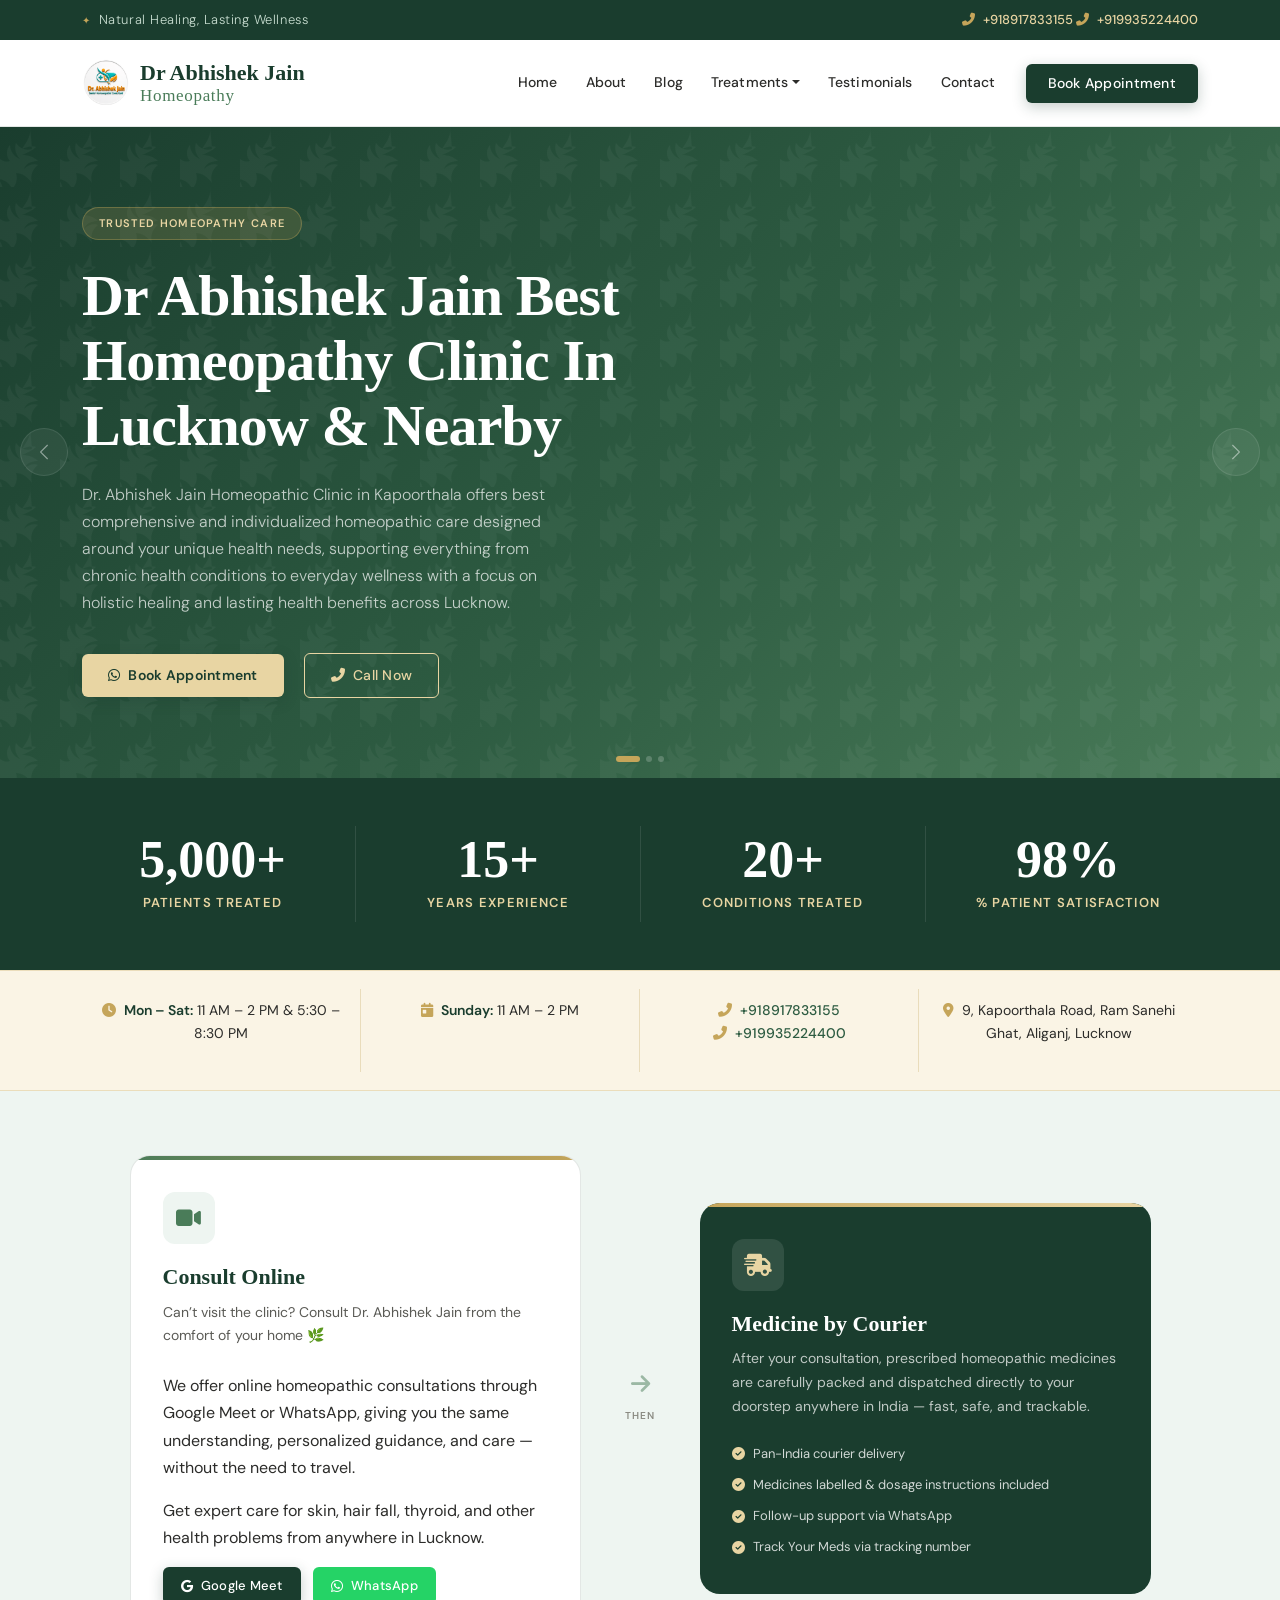
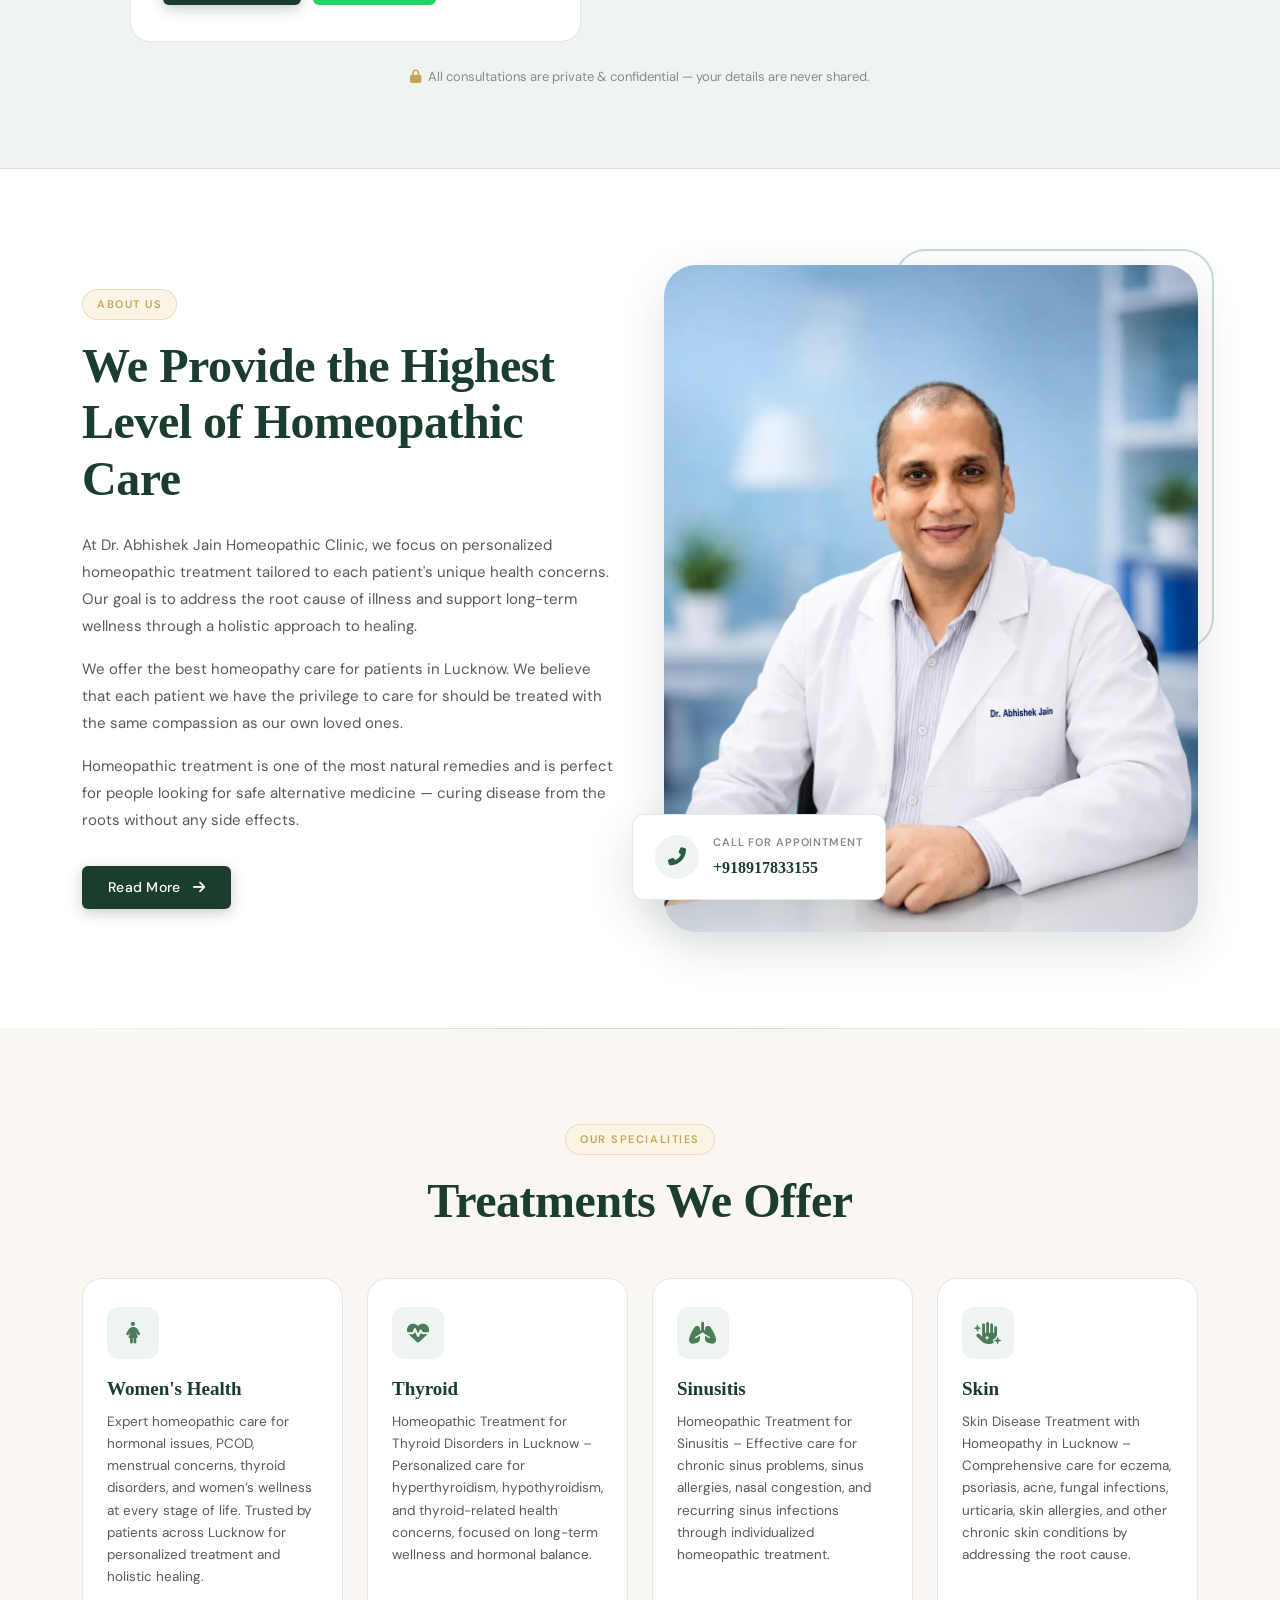
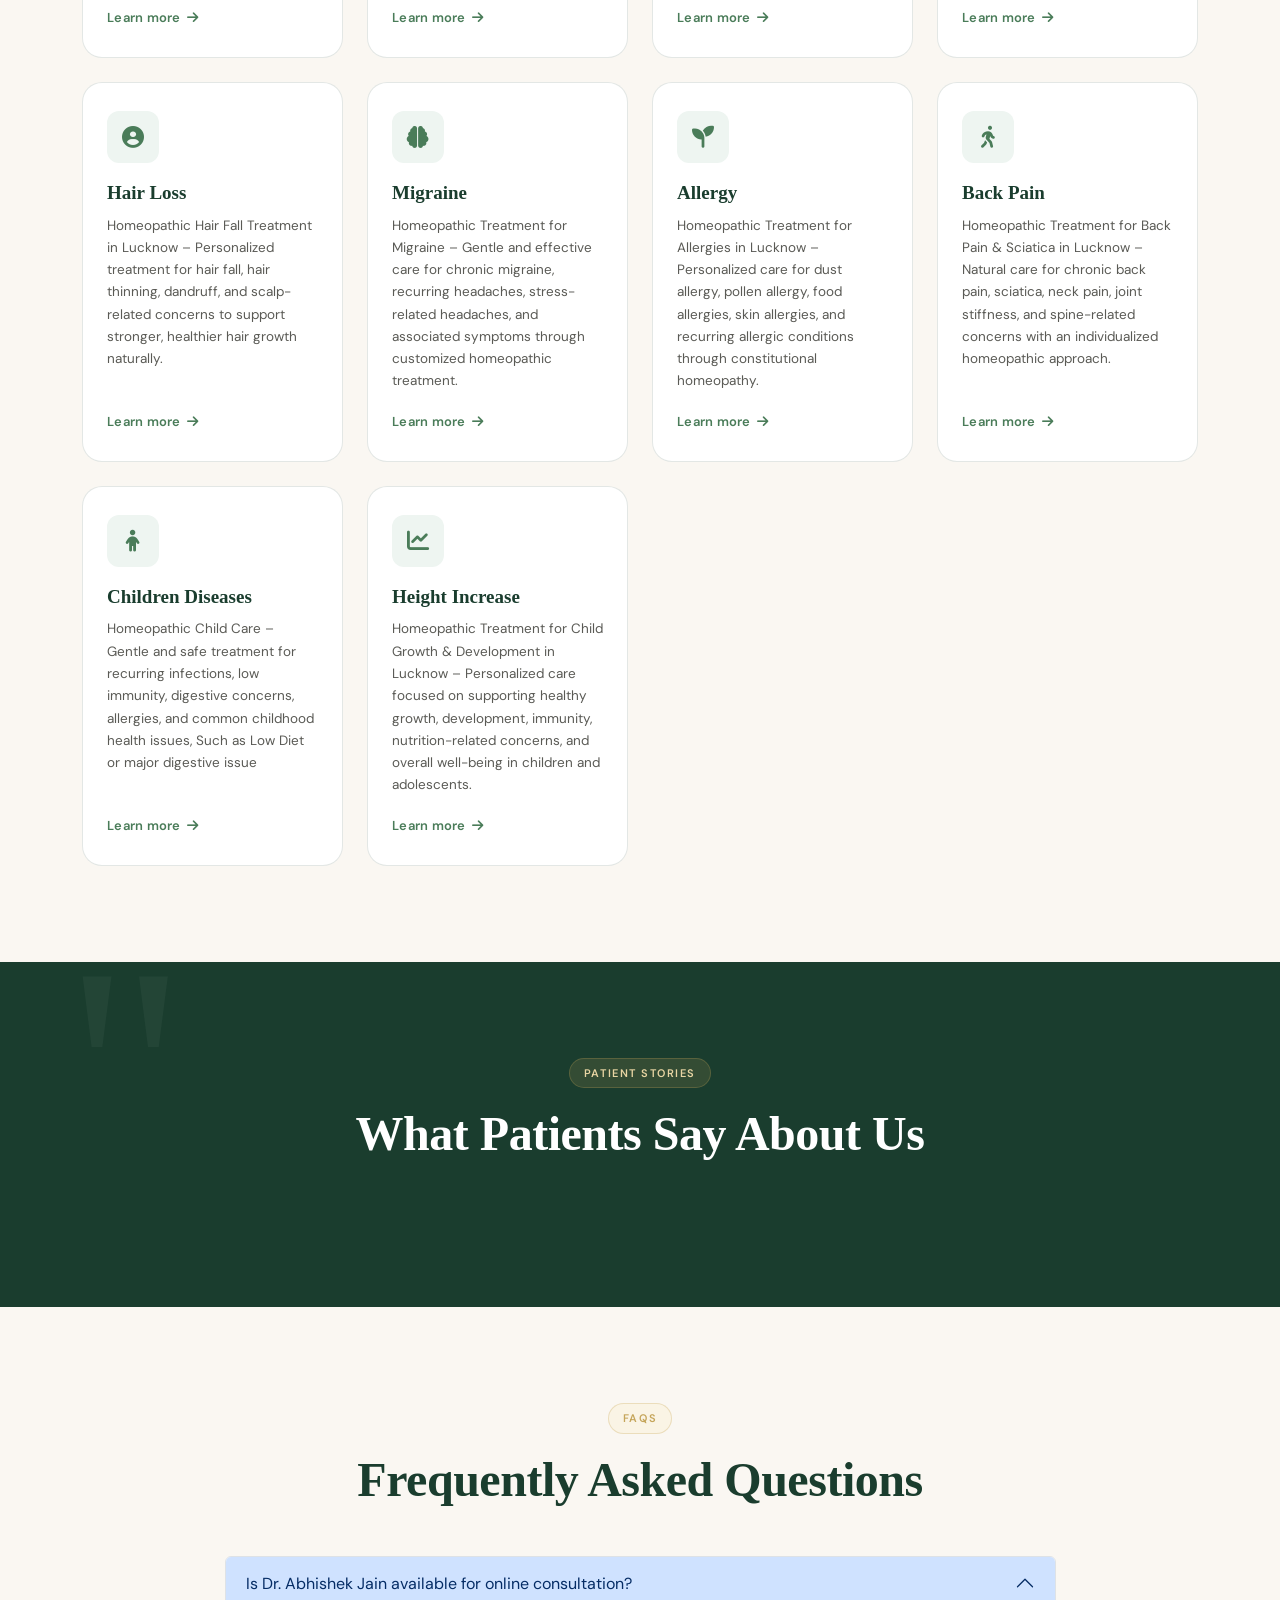
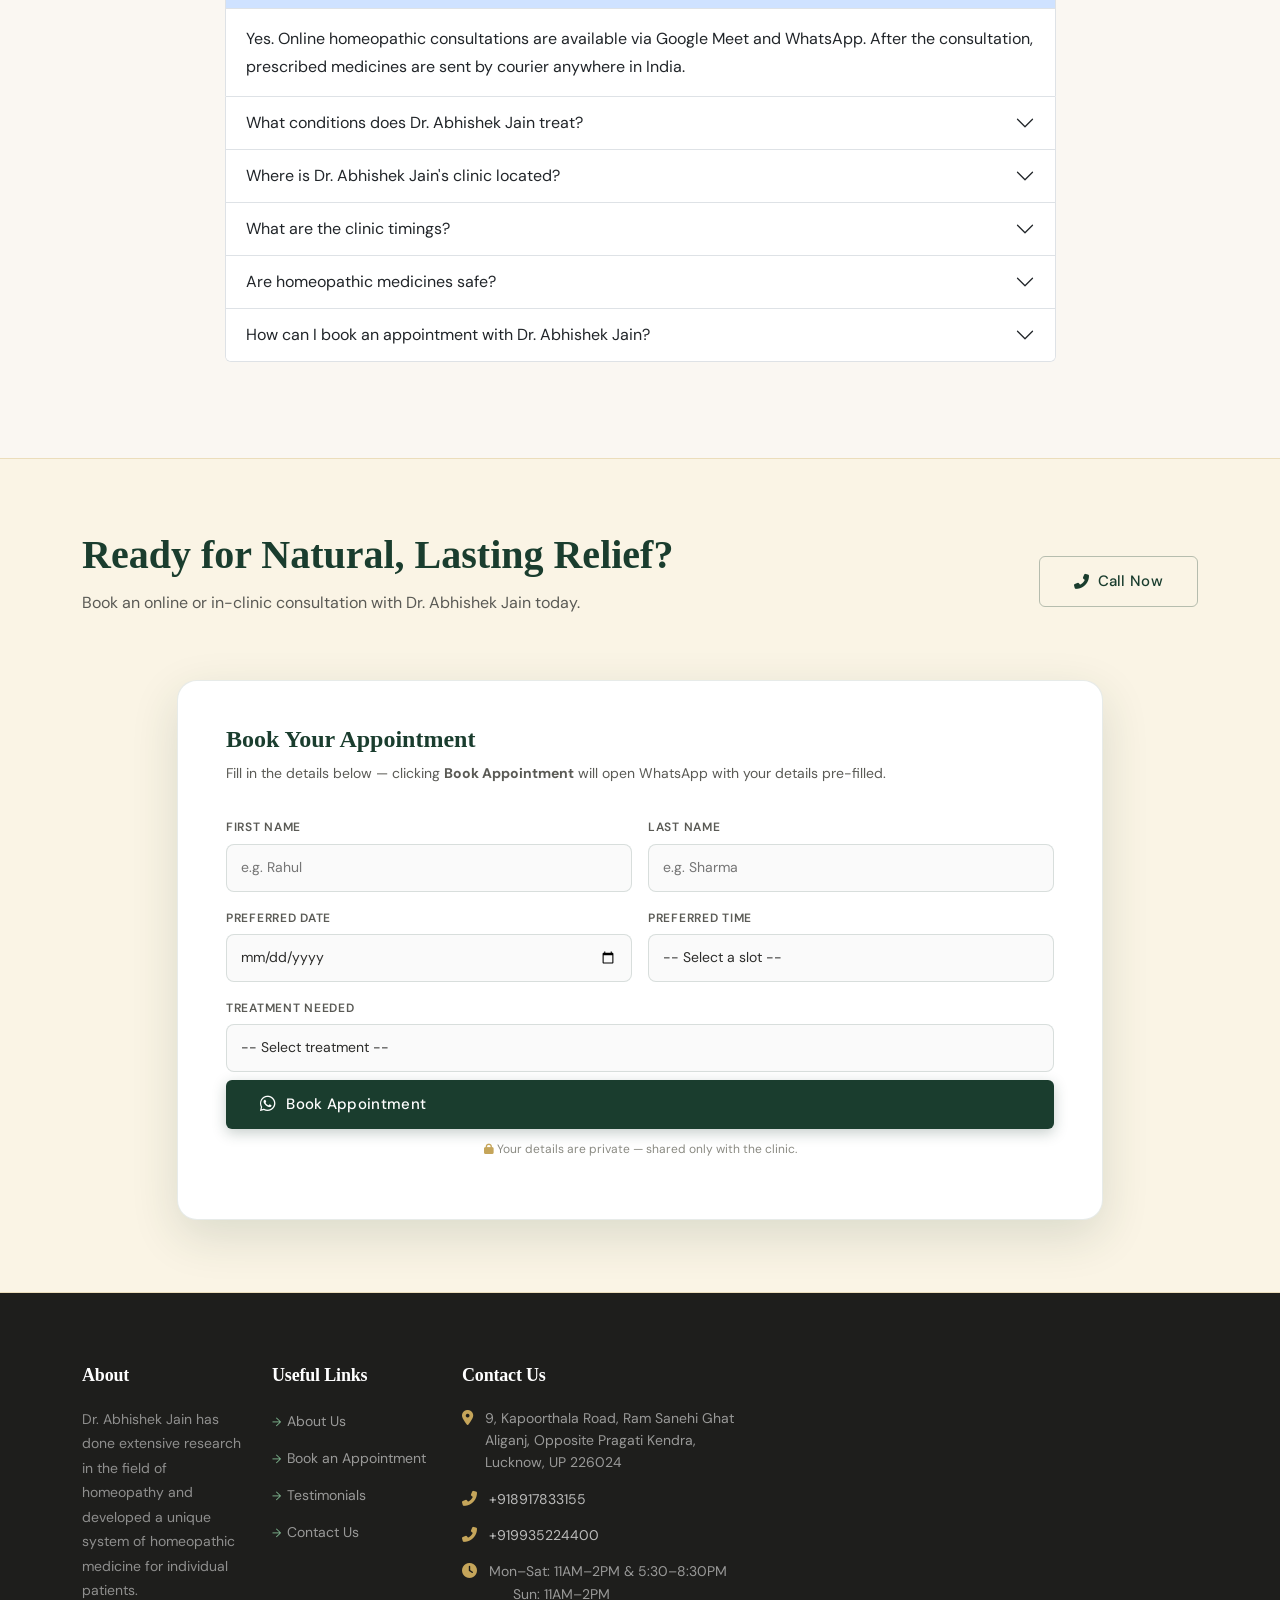
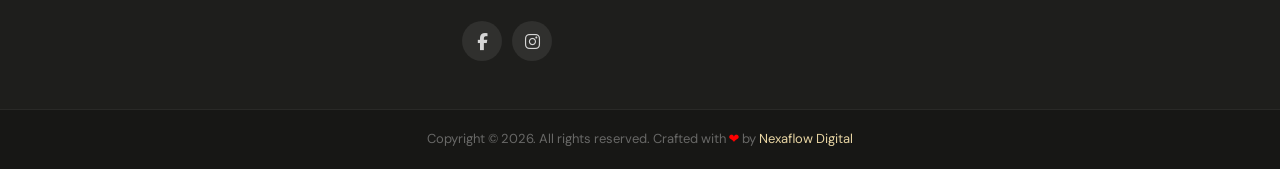
<file: index.html>
<!DOCTYPE html>
<html lang="en-IN">
<head>
<meta charset="UTF-8">
<meta name="viewport" content="width=device-width, initial-scale=1.0">
<meta http-equiv="X-UA-Compatible" content="IE=edge">

<title>Dr. Abhishek Jain (BHMS) – Best Homeopathy Doctor in Lucknow</title>
<meta name="description" content="Best Homeopathy doctor in Lucknow — Dr. Abhishek Jain, Aliganj clinic. Treats skin, thyroid, PCOD & child health. In-person & online consults. Book now.">
<meta name="keywords" content="homeopathy doctor Lucknow, best homeopathic clinic Lucknow, skin treatment homeopathy Lucknow, hair fall homeopathy, thyroid homeopathy Lucknow, Dr Abhishek Jain homeopathy, Kapoorthala homeopathic clinic, PCOD treatment Lucknow">
<meta name="author" content="Dr. Abhishek Jain">
<meta name="robots" content="index, follow, max-snippet:-1, max-image-preview:large, max-video-preview:-1">
<link rel="canonical" href="https://drjainhomeopathy.in/">
<link rel="stylesheet" href="https://cdnjs.cloudflare.com/ajax/libs/bootstrap/5.3.0/css/bootstrap.min.css">
<link rel="stylesheet" href="https://cdnjs.cloudflare.com/ajax/libs/font-awesome/6.4.0/css/all.min.css">
<link href="https://fonts.googleapis.com/css2?family=Cormorant+Garant:ital,wght@0,400;0,600;0,700;1,400&family=DM+Sans:wght@300;400;500;600&display=swap" rel="stylesheet">

<meta name="geo.region" content="IN-UP">
<meta name="geo.placename" content="Lucknow, Uttar Pradesh, India">
<meta name="geo.position" content="26.8756;80.9425">
<meta name="ICBM" content="26.8756, 80.9425">

<meta property="og:type" content="website">
<meta property="og:locale" content="en_IN">
<meta property="og:site_name" content="Dr. Abhishek Jain Homeopathic Clinic">
<meta property="og:title" content="Best Homeopathy Doctor in Lucknow – Dr. Abhishek Jain">
<meta property="og:description" content="Trusted homeopathic care for skin, hair loss, thyroid, PCOD, sinusitis & more. Clinic in Kapoorthala, Aliganj, Lucknow. Book appointment via WhatsApp.">
<meta property="og:url" content="https://drjainhomeopathy.in/">
<meta property="og:image" content="https://drjainhomeopathy.in/dr-abhishek-jain.webp">
<meta property="og:image:width" content="1200">
<meta property="og:image:height" content="630">
<meta property="og:image:alt" content="Dr. Abhishek Jain – Homeopathy Doctor Lucknow">

<meta name="twitter:card" content="summary_large_image">
<meta name="twitter:title" content="Best Homeopathy Doctor in Lucknow – Dr. Abhishek Jain">
<meta name="twitter:description" content="Trusted homeopathic care for skin, hair loss, thyroid, PCOD & more. Clinic in Kapoorthala, Aliganj, Lucknow.">
<meta name="twitter:image" content="https://drjainhomeopathy.in/dr-abhishek-jain.webp">

<script type="application/ld+json">
{
  "@context": "https://schema.org",
  "@graph": [
    {
      "@type": "WebSite",
      "@id": "https://drjainhomeopathy.in/#website",
      "url": "https://drjainhomeopathy.in/",
      "name": "Dr. Abhishek Jain Homeopathic Clinic",
      "description": "Homeopathic care in Lucknow for skin, hair loss, thyroid, PCOD, sinusitis, migraine and more.",
      "inLanguage": "en-IN",
      "publisher": { "@id": "https://drjainhomeopathy.in/#clinic" }
    },
    {
      "@type": "WebPage",
      "@id": "https://drjainhomeopathy.in/#webpage",
      "url": "https://drjainhomeopathy.in/",
      "name": "Dr. Abhishek Jain (BHMS) – Best Homeopathy Doctor in Lucknow | Kapoorthala Clinic",
      "description": "Dr. Abhishek Jain (BHMS) offers homeopathic treatment for skin, thyroid, PCOD, hair loss, sinusitis, migraine, allergies and children's health in Lucknow. Consultation ₹500.",
      "inLanguage": "en-IN",
      "isPartOf": { "@id": "https://drjainhomeopathy.in/#website" },
      "about": { "@id": "https://drjainhomeopathy.in/#clinic" },
      "datePublished": "2024-01-01",
      "dateModified": "2026-10-07",
      "primaryImageOfPage": {
        "@type": "ImageObject",
        "url": "https://drjainhomeopathy.in/dr-abhishek-jain.webp",
        "width": 800,
        "height": 1000
      }
    },
    {
      "@type": ["Person", "Physician"],
      "@id": "https://drjainhomeopathy.in/#doctor",
      "name": "Dr. Abhishek Jain",
      "honorificPrefix": "Dr.",
      "jobTitle": "Homeopathic Physician (BHMS)",
      "description": "Dr. Abhishek Jain (BHMS) is a homeopathic doctor in Lucknow with over 15 years of experience in skin diseases, children's health, thyroid disorders, PCOD, Fibroadenoma and chronic ailments.",
      "image": "https://drjainhomeopathy.in/dr-abhishek-jain.webp",
      "url": "https://drjainhomeopathy.in/about.html",
      "email": "drabhishekj@gmail.com",
      "telephone": ["+918917833155", "+919935224400"],
      "hasCredential": {
        "@type": "EducationalOccupationalCredential",
        "credentialCategory": "degree",
        "name": "Bachelor of Homeopathic Medicine and Surgery (BHMS)"
      },
      "worksFor": { "@id": "https://drjainhomeopathy.in/#clinic" }
    },
    {
      "@type": "MedicalClinic",
      "@id": "https://drjainhomeopathy.in/#clinic",
      "name": "Dr. Abhishek Jain Homeopathic Clinic",
      "url": "https://drjainhomeopathy.in/",
      "description": "Homeopathic clinic of Dr. Abhishek Jain (BHMS) near Kapoorthala, Aliganj, Lucknow. Skin, hair loss, thyroid, PCOD, sinusitis, migraine, allergy, back pain and children's health. In-person and online consultations. Consultation fee ₹500, valid for 15 days.",
      "logo": {
        "@type": "ImageObject",
        "url": "https://drjainhomeopathy.in/logo.png"
      },
      "image": "https://drjainhomeopathy.in/dr-abhishek-jain.webp",
      "telephone": ["+918917833155", "+919935224400"],
      "email": "drabhishekj@gmail.com",
      "priceRange": "₹500",
      "currenciesAccepted": "INR",
      "paymentAccepted": "Cash, UPI, Online Transfer",
      "address": {
        "@type": "PostalAddress",
        "streetAddress": "9, Kapoorthala Road, Ram Sanehi Ghat, Aliganj, Opposite Pragati Kendra",
        "addressLocality": "Lucknow",
        "addressRegion": "Uttar Pradesh",
        "postalCode": "226024",
        "addressCountry": "IN"
      },
      "geo": {
        "@type": "GeoCoordinates",
        "latitude": 26.8756,
        "longitude": 80.9425
      },
      "hasMap": "https://www.google.com/maps?cid=1785804234393748179",
            "sameAs": [
        "https://www.google.com/maps?cid=1785804234393748179",
        "https://maps.app.goo.gl/NTJcoxiemZABZHWe9",
        "https://www.facebook.com/profile.php?id=61591450607348",
        "https://instagram.com/drabhishekjainhomeopathy"
      ],
      "openingHoursSpecification": [
        {
          "@type": "OpeningHoursSpecification",
          "dayOfWeek": ["Monday", "Tuesday", "Wednesday", "Thursday", "Friday", "Saturday"],
          "opens": "11:00",
          "closes": "14:00"
        },
        {
          "@type": "OpeningHoursSpecification",
          "dayOfWeek": ["Monday", "Tuesday", "Wednesday", "Thursday", "Friday", "Saturday"],
          "opens": "17:30",
          "closes": "20:30"
        },
        {
          "@type": "OpeningHoursSpecification",
          "dayOfWeek": "Sunday",
          "opens": "11:00",
          "closes": "14:00"
        }
      ],
      "areaServed": { "@type": "City", "name": "Lucknow" },
      "availableService": [
        { "@type": "MedicalTherapy", "name": "Women's Health & PCOD Treatment" },
        { "@type": "MedicalTherapy", "name": "Thyroid Treatment" },
        { "@type": "MedicalTherapy", "name": "Sinusitis Treatment" },
        { "@type": "MedicalTherapy", "name": "Skin Disease Treatment" },
        { "@type": "MedicalTherapy", "name": "Hair Loss Treatment" },
        { "@type": "MedicalTherapy", "name": "Migraine Treatment" },
        { "@type": "MedicalTherapy", "name": "Allergy Treatment" },
        { "@type": "MedicalTherapy", "name": "Back Pain & Sciatica Treatment" },
        { "@type": "MedicalTherapy", "name": "Children's Health Treatment" },
        { "@type": "MedicalTherapy", "name": "Child Growth & Height Support" }
      ],
      "employee": { "@id": "https://drjainhomeopathy.in/#doctor" }
    },
    {
      "@type": "FAQPage",
      "@id": "https://drjainhomeopathy.in/#faq",
      "mainEntity": [
        {
          "@type": "Question",
          "name": "Is Dr. Abhishek Jain available for online consultation?",
          "acceptedAnswer": {
            "@type": "Answer",
            "text": "Yes. Online homeopathic consultations are available via Google Meet and WhatsApp. After the consultation, prescribed medicines are sent by courier anywhere in India."
          }
        },
        {
          "@type": "Question",
          "name": "What conditions does Dr. Abhishek Jain treat?",
          "acceptedAnswer": {
            "@type": "Answer",
            "text": "Dr. Abhishek Jain treats skin disorders (eczema, psoriasis, acne), hair loss, thyroid disorders, PCOD, sinusitis, migraine, allergies, back pain, sciatica and children's health problems through homeopathy."
          }
        },
        {
          "@type": "Question",
          "name": "Where is Dr. Abhishek Jain's clinic located?",
          "acceptedAnswer": {
            "@type": "Answer",
            "text": "The clinic is at 9, Kapoorthala Road, Ram Sanehi Ghat, Opposite Pragati Kendra, Aliganj, Lucknow, Uttar Pradesh 226024."
          }
        },
        {
          "@type": "Question",
          "name": "What are the clinic timings?",
          "acceptedAnswer": {
            "@type": "Answer",
            "text": "Monday to Saturday: 11 AM – 2 PM and 5:30 PM – 8:30 PM. Sunday: 11 AM – 2 PM."
          }
        },
        {
          "@type": "Question",
          "name": "Are homeopathic medicines safe?",
          "acceptedAnswer": {
            "@type": "Answer",
            "text": "Homeopathic medicines are highly diluted and are generally considered gentle. Dr. Jain prescribes after understanding your full medical history, and you should always tell him about any other medicines you are taking."
          }
        },
        {
          "@type": "Question",
          "name": "How can I book an appointment with Dr. Abhishek Jain?",
          "acceptedAnswer": {
            "@type": "Answer",
            "text": "Call +918917833155 or +919935224400, send a WhatsApp message to +919935224400, or use the booking form on this page."
          }
        }
      ]
    }
  ]
}
</script>

<style>
/* ============================================================
   VARDHMAN HOMEOPATHY — Modern CSS
   Palette: Forest Green · Sage · Warm Cream · Antique Gold
   Typefaces: Cormorant Garant (display) · DM Sans (body)
   ============================================================ */

*,*::before,*::after{box-sizing:border-box;margin:0;padding:0}

:root{
  --green-deep:#1A3D2E;
  --green-mid:#2E5C42;
  --green-sage:#4A7C59;
  --green-light:#7BAF8A;
  --green-mist:#C8DDD0;
  --green-haze:#EEF5F1;
  --gold:#C5A55A;
  --gold-light:#E8D5A3;
  --gold-pale:#FAF4E5;
  --cream:#FAF7F2;
  --cream-warm:#F2EDE5;
  --white:#FFFFFF;
  --charcoal:#1E1E1C;
  --text-dark:#2C2C2A;
  --text-mid:#5A5A55;
  --text-light:#8A8A82;
  --border:rgba(26,61,46,0.12);
  --border-gold:rgba(197,165,90,0.30);
  --font-display:'Cormorant Garant',Georgia,serif;
  --font-body:'DM Sans',system-ui,sans-serif;
  --radius-sm:6px;
  --radius-md:12px;
  --radius-lg:20px;
  --radius-xl:32px;
  --shadow-sm:0 2px 8px rgba(26,61,46,0.08);
  --shadow-md:0 6px 24px rgba(26,61,46,0.10);
  --shadow-lg:0 16px 48px rgba(26,61,46,0.14);
  --section-pad:96px 0;
  --transition:0.28s cubic-bezier(0.4,0,0.2,1);
}

html{scroll-behavior:smooth; overflow-x:hidden; max-width:100%;}
body{font-family:var(--font-body);font-size:16px;line-height:1.7;color:var(--text-dark);background:var(--white);-webkit-font-smoothing:antialiased; overflow-x:hidden; max-width:100%;}
a{text-decoration:none;color:inherit}
img{max-width:100%;display:block}

.section-eyebrow{display:inline-block;font-family:var(--font-body);font-size:11px;font-weight:600;letter-spacing:0.14em;text-transform:uppercase;color:var(--gold);background:var(--gold-pale);border:1px solid var(--border-gold);padding:5px 14px;border-radius:100px;margin-bottom:18px}

.section-title{font-family:var(--font-display);font-size:clamp(32px,4vw,48px);font-weight:600;line-height:1.18;color:var(--green-deep);letter-spacing:-0.01em}

/* Topbar */
.topbar{background:var(--green-deep);padding:9px 0;font-size:13px}
.topbar-tagline{color:var(--green-mist);font-weight:300;letter-spacing:0.04em}
.topbar-tagline::before{content:'✦';margin-right:8px;color:var(--gold);font-size:10px}
.topbar-phone{color:var(--gold-light);font-weight:500;transition:color var(--transition)}
.topbar-phone:hover{color:var(--white)}
.topbar-phone i{color:var(--gold)}

/* Navbar */
#mainNav{background:rgba(255,255,255,0.96);backdrop-filter:blur(12px);-webkit-backdrop-filter:blur(12px);border-bottom:1px solid var(--border);padding:14px 0;transition:box-shadow var(--transition)}
#mainNav.scrolled{box-shadow:var(--shadow-md)}
.navbar-brand-text{font-family:var(--font-display);font-size:22px;font-weight:700;color:var(--green-deep);line-height:1.2;display:flex;flex-direction:column;}
.nav-link{font-size:14px;font-weight:500;color:var(--text-dark)!important;padding:8px 14px!important;border-radius:var(--radius-sm);transition:color var(--transition),background var(--transition);letter-spacing:0.01em}
.nav-link:hover,.nav-link.active{color:var(--green-mid)!important;background:var(--green-haze)}
.dropdown-menu{border:1px solid var(--border);border-radius:var(--radius-md);box-shadow:var(--shadow-lg);padding:8px;margin-top:8px}
.dropdown-item{font-size:14px;color:var(--text-dark);padding:9px 14px;border-radius:var(--radius-sm);transition:background var(--transition),color var(--transition)}
.dropdown-item:hover{background:var(--green-haze);color:var(--green-deep)}
.nav-appt-btn{font-size:14px!important;padding:9px 22px!important}

/* Buttons */
.btn{font-family:var(--font-body);font-weight:500;font-size:14px;letter-spacing:0.02em;border-radius:var(--radius-sm);padding:11px 26px;transition:all var(--transition);border:none;cursor:pointer;display:inline-flex;align-items:center;gap:8px}
.btn-primary{background:var(--green-deep);color:var(--white);box-shadow:0 4px 14px rgba(26,61,46,0.25)}
.hero-slide .btn-primary{background:#E8D5A3;color:var(--green-deep);border:none;font-weight:600;}
.hero-slide .btn-primary:hover{background:#ffffff;color:var(--green-deep);}
.btn-primary:hover{background:var(--green-mid);color:var(--white);transform:translateY(-1px);box-shadow:0 6px 20px rgba(26,61,46,0.30)}
.btn-outline-light{background:transparent;color:#E8D5A3;border:1.5px solid #E8D5A3}
.btn-outline-light:hover{background:rgba(232,213,163,0.15);color:#E8D5A3;border-color:#E8D5A3}
.btn-light{background:var(--white);color:var(--green-deep);box-shadow:var(--shadow-sm)}
.btn-light:hover{background:var(--cream);color:var(--green-deep);transform:translateY(-1px)}
.btn-lg{padding:13px 34px;font-size:15px}

/* Hero */
.hero-slide{min-height:620px;align-items:center;position:relative;overflow:hidden}
.carousel-item.hero-slide{
  display:flex !important;
  position:absolute;
  top:0; left:0; right:0; bottom:0;
  opacity:0;
  transition:opacity 0.85s ease-in-out;
  z-index:0;
  pointer-events:none;
}
.carousel-item.hero-slide.active{
  opacity:1;
  position:relative;
  z-index:1;
  pointer-events:auto;
}
.hero-slide::before{content:'';position:absolute;inset:0;background-image:url("data:image/svg+xml,%3Csvg width='60' height='60' viewBox='0 0 60 60' xmlns='http://www.w3.org/2000/svg'%3E%3Cg fill='none' fill-rule='evenodd'%3E%3Cg fill='%23ffffff' fill-opacity='0.04'%3E%3Cpath d='M30 0c2 8-4 16-8 22 4-2 10-4 14-2-4 4-10 6-14 8 6 0 12 2 16 6-6 0-12 2-14 8 4-4 10-6 14-4-6 4-8 12-6 18-4-6-10-10-16-10 2 6 0 12-4 16-2-6-8-10-14-10 4 4 6 10 4 16-4-4-10-6-16-4 6-6 6-14 2-20-2 6-8 10-14 10 4-4 4-12 0-16 4 2 8 6 10 10-2-6 0-14 6-18-2 6 0 12 4 16-2-6-2-14 2-20 2 6 8 10 14 8-4-4-4-12 0-16 0 6 4 12 10 14-4-4-6-10-4-16 4 6 10 8 16 6z'/%3E%3C/g%3E%3C/g%3E%3C/svg%3E");pointer-events:none;z-index:1}
.slide-1{background:linear-gradient(135deg,var(--green-deep) 0%,var(--green-mid) 55%,var(--green-sage) 100%)}
.slide-2{background:linear-gradient(135deg,#0F2920 0%,var(--green-deep) 50%,var(--green-mid) 100%)}
.slide-3{background:linear-gradient(135deg,var(--green-mid) 0%,#1E4A38 55%,var(--green-sage) 100%)}
.hero-content{position:relative;z-index:2;padding:80px 0}
.hero-badge{display:inline-block;background:rgba(197,165,90,0.18);color:var(--gold-light);border:1px solid rgba(197,165,90,0.35);font-size:11px;font-weight:600;letter-spacing:0.12em;text-transform:uppercase;padding:6px 16px;border-radius:100px;margin-bottom:24px}
.hero-content h1{font-family:var(--font-display);font-size:clamp(36px,5vw,58px);font-weight:700;color:var(--white);line-height:1.12;margin-bottom:22px;letter-spacing:-0.015em}
.hero-content p{font-size:16px;color:rgba(255,255,255,0.72);line-height:1.7;max-width:500px;margin-bottom:36px;font-weight:300}

.carousel-indicators [data-bs-target]{width:6px;height:6px;border-radius:50%;background:rgba(255,255,255,0.40);border:none;transition:all var(--transition)}
.carousel-indicators .active{background:var(--gold);width:24px;border-radius:100px}
.carousel-control-prev,.carousel-control-next{width:48px;height:48px;background:rgba(255,255,255,0.12);border-radius:50%;top:50%;transform:translateY(-50%);bottom:auto;margin:0 20px;border:1px solid rgba(255,255,255,0.20);transition:background var(--transition)}
.carousel-control-prev:hover,.carousel-control-next:hover{background:rgba(255,255,255,0.22)}
.carousel-control-prev-icon,.carousel-control-next-icon{width:18px;height:18px}

/* Hours Strip */
.hours-strip{background:var(--gold-pale);border-top:1px solid var(--border-gold);border-bottom:1px solid var(--border-gold);padding:18px 0}
.hours-item{font-size:14px;color:var(--text-dark);padding:10px 20px;border-right:1px solid var(--border-gold);font-weight:400}
.hours-item:last-child{border-right:none}
.hours-item i{color:var(--gold)}
.hours-item strong{font-weight:600;color:var(--green-deep)}
.hours-item a{color:var(--green-mid);font-weight:500}
.hours-item a:hover{color:var(--green-deep)}

/* Section padding */
.section-padding{padding:var(--section-pad)}

/* About */
.about-section{background:var(--white)}
.about-text-content p{color:var(--text-mid);font-size:15px;margin-bottom:16px;line-height:1.8}
.about-image-block{position:relative;border-radius:var(--radius-xl);overflow:visible}
.about-image-block img{border-radius:var(--radius-xl);box-shadow:var(--shadow-lg);width:100%;object-fit:cover;aspect-ratio:4/5;background:var(--green-haze)}
.about-image-block::before{content:'';position:absolute;top:-16px;right:-16px;width:60%;height:60%;border:2px solid var(--green-mist);border-radius:var(--radius-xl);z-index:-1}
.about-info-card{position:absolute;bottom:32px;left:-32px;background:var(--white);border-radius:var(--radius-md);box-shadow:var(--shadow-lg);padding:18px 22px;display:flex;align-items:center;gap:14px;border:1px solid var(--border);min-width:230px}
.info-card-icon{width:44px;height:44px;background:var(--green-haze);border-radius:50%;display:flex;align-items:center;justify-content:center;color:var(--green-mid);font-size:18px;flex-shrink:0}
.info-card-label{font-size:11px;font-weight:600;letter-spacing:0.08em;text-transform:uppercase;color:var(--text-light);margin-bottom:3px}
.info-card-phone{font-size:16px;font-weight:600;color:var(--green-deep);font-family:var(--font-display)}

/* Treatments */
.treatments-section{background:var(--cream);position:relative}
.treatments-section::before{content:'';position:absolute;top:0;left:0;right:0;height:1px;background:linear-gradient(90deg,transparent,var(--green-mist),transparent)}
.treatment-card{display:flex;flex-direction:column;background:var(--white);border:1px solid var(--border);border-radius:var(--radius-lg);padding:28px 24px;height:100%;transition:all var(--transition);text-decoration:none;color:inherit;position:relative;overflow:hidden}
.treatment-card::before{content:'';position:absolute;bottom:0;left:0;right:0;height:3px;background:linear-gradient(90deg,var(--green-sage),var(--gold));transform:scaleX(0);transform-origin:left;transition:transform var(--transition)}
.treatment-card:hover{transform:translateY(-6px);box-shadow:var(--shadow-lg);border-color:var(--green-mist);color:inherit;text-decoration:none}
.treatment-card:hover::before{transform:scaleX(1)}
.treatment-icon{width:52px;height:52px;background:var(--green-haze);border-radius:var(--radius-md);display:flex;align-items:center;justify-content:center;font-size:22px;color:var(--green-sage);margin-bottom:18px;transition:background var(--transition),color var(--transition)}
.treatment-card:hover .treatment-icon{background:var(--green-deep);color:var(--white)}
.treatment-card h4{font-family:var(--font-display);font-size:19px;font-weight:600;color:var(--green-deep);margin-bottom:10px;line-height:1.25}
.treatment-card p{font-size:13.5px;color:var(--text-mid);line-height:1.65;flex:1;margin-bottom:18px}
.treatment-link{font-size:13px;font-weight:600;color:var(--green-sage);display:inline-flex;align-items:center;gap:6px;letter-spacing:0.02em;transition:gap var(--transition),color var(--transition)}
.treatment-card:hover .treatment-link{color:var(--green-deep);gap:10px}

/* Testimonials */
.testimonials-section{background:var(--green-deep);position:relative;overflow:hidden}
.testimonials-section::before{content:'"';position:absolute;top:-40px;left:5%;font-family:var(--font-display);font-size:300px;color:rgba(255,255,255,0.04);line-height:1;pointer-events:none;user-select:none}
.testimonials-section .section-eyebrow{background:rgba(197,165,90,0.15);color:var(--gold-light);border-color:rgba(197,165,90,0.25)}
.testimonials-section .section-title{color:var(--white)}
.testimonial-card{background:rgba(255,255,255,0.06);border:1px solid rgba(255,255,255,0.10);border-radius:var(--radius-xl);padding:44px 48px;text-align:center;backdrop-filter:blur(8px)}
.testimonial-stars{color:var(--gold);font-size:20px;letter-spacing:3px;margin-bottom:24px}
.testimonial-card p{font-family:var(--font-display);font-size:20px;font-style:italic;color:rgba(255,255,255,0.88);line-height:1.65;margin-bottom:32px}
.testimonial-author{display:flex;align-items:center;justify-content:center;gap:14px}
.author-avatar{width:46px;height:46px;background:var(--green-sage);border-radius:50%;display:flex;align-items:center;justify-content:center;font-weight:600;font-size:16px;color:var(--white);flex-shrink:0}
.testimonial-author strong{display:block;font-size:15px;font-weight:600;color:var(--white);text-align:left}
.testimonial-author span{font-size:13px;color:rgba(255,255,255,0.50);text-align:left;display:block}
.testimonial-btn{width:42px;height:42px;border-radius:50%;background:rgba(255,255,255,0.10);border:1px solid rgba(255,255,255,0.20);color:var(--white);font-size:14px;display:inline-flex;align-items:center;justify-content:center;transition:background var(--transition);padding:0}
.testimonial-btn:hover{background:rgba(255,255,255,0.20);color:var(--white)}

/* CTA */
.cta-section{background:var(--gold-pale);border-top:1px solid var(--border-gold);border-bottom:1px solid var(--border-gold);padding:72px 0}
.cta-section h2{font-family:var(--font-display);font-size:clamp(28px,3.5vw,40px);font-weight:600;color:var(--green-deep);margin-bottom:10px;line-height:1.2}
.cta-section p{font-size:16px;color:var(--text-mid)}
.cta-section .btn-outline-light{color:var(--green-deep);border-color:rgba(26,61,46,0.30)}
.cta-section .btn-outline-light:hover{background:rgba(26,61,46,0.06);color:var(--green-deep)}

/* Footer */
.site-footer{background:var(--charcoal);padding:72px 0 0;color:rgba(255,255,255,0.60)}
.footer-heading{font-family:var(--font-display);font-size:18px;font-weight:600;color:var(--white);margin-bottom:20px;letter-spacing:-0.01em}
.site-footer p{font-size:14px;line-height:1.75;color:rgba(255,255,255,0.50)}
.footer-links{list-style:none;padding:0}
.footer-links li{margin-bottom:10px}
.footer-links a{font-size:14px;color:rgba(255,255,255,0.55);transition:color var(--transition);display:inline-flex;align-items:center;gap:6px}
.footer-links a::before{content:'→';font-size:12px;color:var(--green-light)}
.footer-links a:hover{color:var(--white)}
.footer-contact{list-style:none;padding:0}
.footer-contact li{display:flex;gap:12px;font-size:14px;color:rgba(255,255,255,0.55);margin-bottom:14px;line-height:1.6}
.footer-contact i{color:var(--gold);font-size:15px;margin-top:3px;flex-shrink:0}
.footer-contact a{color:rgba(255,255,255,0.70);transition:color var(--transition)}
.footer-contact a:hover{color:var(--gold-light)}
.footer-bottom{background:rgba(0,0,0,0.25);margin-top:48px;padding:18px 0;border-top:1px solid rgba(255,255,255,0.08)}
  .footer-social{display:flex;gap:10px;margin-top:6px}
.footer-social a{width:40px;height:40px;border-radius:50%;display:flex;align-items:center;justify-content:center;background:rgba(255,255,255,0.08);color:rgba(255,255,255,0.80);font-size:17px;transition:background .2s,color .2s}
.footer-social a:hover{background:var(--gold);color:var(--green-deep)}
.footer-bottom p{font-size:13px;color:rgba(255,255,255,0.35);margin:0}
.footer-bottom a{color:var(--gold-light);transition:color var(--transition)}
.footer-bottom a:hover{color:var(--gold)}
.navbar-toggler{border:1px solid var(--border);border-radius:var(--radius-sm);padding:6px 10px}
.navbar-toggler:focus{box-shadow:none}

@media (max-width: 767px) {
  .dr-photo {
    aspect-ratio: 3/4;
    object-fit: cover;
    object-position: center top;
    width: 100%;
  }
}

@media(max-width:991px){
  :root{--section-pad:72px 0}
  .about-info-card{left:0;bottom:-20px}
  .about-image-block::before{display:none}
  .hero-content{padding:60px 0}
  .testimonial-card{padding:32px 28px}
}
@media(max-width:767px){
  :root{--section-pad:56px 0}
  .hero-slide{min-height:520px}
  .hours-item{border-right:none;border-bottom:1px solid var(--border-gold)}
  .hours-item:last-child{border-bottom:none}
  .about-info-card{position:static;margin-top:20px}
  .testimonial-card p{font-size:17px}

  /* Fix horizontal overflow on mobile */
  .container{max-width:100%; padding-left:16px; padding-right:16px;}
  .row{margin-left:0; margin-right:0;}
  .carousel{overflow:hidden;}
  .carousel-inner{overflow:hidden;}
  #heroCarousel{overflow:hidden; max-width:100vw;}
  section, div{max-width:100%;}
  .hero-content{padding:48px 0;}
  .hero-content h1{font-size:30px;}
}
@media(prefers-reduced-motion:no-preference){
  .treatment-card,.about-text-content,.about-image-block{opacity:0;transform:translateY(20px);animation:fadeUp 0.6s ease forwards}
  .treatment-card:nth-child(2){animation-delay:0.08s}
  .treatment-card:nth-child(3){animation-delay:0.16s}
  .treatment-card:nth-child(4){animation-delay:0.24s}
  .about-image-block{animation-delay:0.15s}
}
@keyframes fadeUp{to{opacity:1;transform:translateY(0)}}

.heartbeat {
  color: #ff0000;
  display: inline-block;
  animation: heartbeat 1.2s ease-in-out infinite;
}
@keyframes heartbeat {
  0%, 100% { transform: scale(1); }
  15% { transform: scale(1.3); }
  30% { transform: scale(1); }
  45% { transform: scale(1.3); }
  60% { transform: scale(1); }
}
</style>
</head>

<body>

<!-- Topbar -->
<div class="topbar">
  <div class="container">
    <div class="row align-items-center">
      <div class="col-lg-6 col-md-6 d-none d-md-block">
        <span class="topbar-tagline">Natural Healing, Lasting Wellness</span>
      </div>
      <div class="col-lg-6 col-md-6 text-md-end text-center">
        <a href="tel:+918917833155" class="topbar-phone"><i class="fas fa-phone-alt me-2"></i>+918917833155</a>
        <a href="tel:+919935224400" class="topbar-phone"><i class="fas fa-phone-alt me-2"></i>+919935224400</a>
      </div>
    </div>
  </div>
</div>

<!-- Navbar -->
<nav class="navbar navbar-expand-lg sticky-top" id="mainNav">
  <div class="container">
     <a class="navbar-brand" href="https://drjainhomeopathy.in/" style="display:flex;align-items:center;gap:10px;">
      <img src="logo.png" alt="Dr. Abhishek Jain Homeopathy Logo" width="48" height="48" style="border-radius:50%;object-fit:cover;flex-shrink:0;" loading="eager">
      <span class="navbar-brand-text">Dr Abhishek Jain <span style="color:var(--green-sage);font-size:17px;font-weight:500;letter-spacing:0.04em;">Homeopathy</span></span>
    </a>
    <button class="navbar-toggler" type="button" data-bs-toggle="collapse" data-bs-target="#navbarNav">
      <span class="navbar-toggler-icon"></span>
    </button>
    <div class="collapse navbar-collapse" id="navbarNav">
      <ul class="navbar-nav ms-auto align-items-lg-center">
        <li class="nav-item"><a class="nav-link active" href="https://drjainhomeopathy.in">Home</a></li>
        <li class="nav-item"><a class="nav-link" href="about.html">About</a></li>
        <li class="nav-item"><a class="nav-link" href="/blog/">Blog</a></li>
        <li class="nav-item dropdown">
          <a class="nav-link dropdown-toggle" href="#" data-bs-toggle="dropdown">Treatments</a>
          <ul class="dropdown-menu">
           <li><a class="dropdown-item" href="#womens-health">Women's Health</a></li>
<li><a class="dropdown-item" href="#thyroid">Thyroid</a></li>
<li><a class="dropdown-item" href="#sinusitis">Sinusitis</a></li>
<li><a class="dropdown-item" href="/treatments/skin/">Skin</a></li>
<li><a class="dropdown-item" href="/treatments/hair-fall/">Hair Loss</a></li>
<li><a class="dropdown-item" href="#migraine">Migraine</a></li>
<li><a class="dropdown-item" href="#allergy">Allergy</a></li>
<li><a class="dropdown-item" href="#back-pain">Back Pain</a></li>
<li><a class="dropdown-item" href="#children">Children Diseases</a></li>
<li><a class="dropdown-item" href="#height">Height Increase</a></li>
          </ul>
        </li>
        <li class="nav-item"><a class="nav-link" href="about.html#testimonials">Testimonials</a></li>
        <li class="nav-item"><a class="nav-link" href="#appointment-form">Contact</a></li>
        <li class="nav-item ms-lg-3">
         <a href="#appointment-form" class="btn btn-primary nav-appt-btn">Book Appointment</a>
        </li>
      </ul>
    </div>
  </div>
</nav>

<!-- Hero Slider -->
<div id="heroCarousel" class="carousel carousel-fade" data-bs-ride="carousel" data-bs-interval="5000">
  <div class="carousel-indicators">
    <button type="button" data-bs-target="#heroCarousel" data-bs-slide-to="0" class="active"></button>
    <button type="button" data-bs-target="#heroCarousel" data-bs-slide-to="1"></button>
    <button type="button" data-bs-target="#heroCarousel" data-bs-slide-to="2"></button>
  </div>
  <div class="carousel-inner">
    <div class="carousel-item active hero-slide slide-1">
      <div class="container h-100">
        <div class="row align-items-center h-100">
          <div class="col-lg-6">
            <div class="hero-content">
              <span class="hero-badge">Trusted Homeopathy Care</span>
              <h1>Dr Abhishek Jain Best Homeopathy Clinic In Lucknow & Nearby</h1>
              <p>Dr. Abhishek Jain Homeopathic Clinic in Kapoorthala offers best comprehensive and individualized homeopathic care designed around your unique health needs, supporting everything from chronic health conditions to everyday wellness with a focus on holistic healing and lasting health benefits across Lucknow.</p>
              <a href="https://wa.me/919935224400?text=Hii%20Dr.%20Abhishek%2C%20I%20want%20to%20book%20my%20appointment." target="_blank" class="btn btn-primary me-3"><i class="fab fa-whatsapp"></i> Book Appointment</a>
               <a href="tel:+918917833155" class="btn btn-outline-light">
  <i class="fas fa-phone-alt"></i> Call Now
</a>
            </div>
          </div>
        </div>
      </div>
    </div>
    <div class="carousel-item hero-slide slide-2">
      <div class="container h-100">
        <div class="row align-items-center h-100">
          <div class="col-lg-6">
            <div class="hero-content">
              <span class="hero-badge">Natural &amp; Safe Treatment</span>
              <h2 style="font-family:var(--font-display);font-size:clamp(36px,5vw,58px);font-weight:700;color:var(--white);line-height:1.12;margin-bottom:22px;letter-spacing:-0.015em">Top Rated Homeopathy for Skin Problems in Lucknow</h2>
              <p>Skin disease treatment using homeopathy focuses on addressing the root cause of concerns like acne, pimples, itching, allergies, eczema, fungal infection, psoriasis, and urticaria. At Dr. Abhishek Jain Homeopathic Clinic patients receive personalized homeopathic care for long-term skin health and natural healing.</p>
             <a href="https://wa.me/919935224400?text=Hii%20Dr.%20Abhishek%2C%20I%20want%20to%20book%20my%20appointment." target="_blank" class="btn btn-primary me-3"><i class="fab fa-whatsapp"></i> Schedule Now</a>
               <a href="tel:+918917833155" class="btn btn-outline-light">
  <i class="fas fa-phone-alt"></i> Call Now
</a>
            </div>
          </div>
        </div>
      </div>
    </div>
    <div class="carousel-item hero-slide slide-3">
      <div class="container h-100">
        <div class="row align-items-center h-100">
          <div class="col-lg-6">
            <div class="hero-content">
              <span class="hero-badge">Expert Homeopath in Lucknow</span>
              <h2 style="font-family:var(--font-display);font-size:clamp(36px,5vw,58px);font-weight:700;color:var(--white);line-height:1.12;margin-bottom:22px;letter-spacing:-0.015em">Stop Hair Fall Naturally with Homeopathy in Lucknow</h2>
              <p>Hair fall can happen due to stress, hormonal imbalance, dandruff, scalp issues, thyroid, or nutritional factors. Homeopathy focuses on treating the root cause & supporting natural hair health. Dr Abhishek Jain has delivered phenomenal results and is widely known for providing effective homeopathic hair fall treatment in Lucknow.</p>
              <a href="https://wa.me/919935224400?text=Hii%20Dr.%20Abhishek%2C%20I%20want%20to%20book%20my%20appointment." target="_blank" class="btn btn-primary me-3"><i class="fab fa-whatsapp"></i> Get Consultation</a>
             <a href="tel:+918917833155" class="btn btn-outline-light">
  <i class="fas fa-phone-alt"></i> Call Now
</a>
            </div>
          </div>
        </div>
      </div>
    </div>
  </div>
  <button class="carousel-control-prev" type="button" data-bs-target="#heroCarousel" data-bs-slide="prev">
    <span class="carousel-control-prev-icon"></span>
  </button>
  <button class="carousel-control-next" type="button" data-bs-target="#heroCarousel" data-bs-slide="next">
    <span class="carousel-control-next-icon"></span>
  </button>
</div>

<!-- Stats Strip -->
<div style="background:var(--green-deep); padding:48px 0;">
  <div class="container">
    <div class="row g-4 justify-content-center text-center">

      <div class="col-6 col-md-3">
        <div style="padding:8px 16px;">
          <div style="font-family:var(--font-display);font-size:clamp(36px,5vw,52px);font-weight:700;color:#ffffff;line-height:1;" class="stat-count" data-target="5000" aria-label="5000+ Patients Treated">5000+</div>
          <div style="font-size:13px;color:var(--gold-light);font-weight:600;letter-spacing:0.1em;text-transform:uppercase;margin-top:6px;">Patients Treated</div>
        </div>
      </div>

      <div class="col-6 col-md-3" style="border-left:1px solid rgba(255,255,255,0.10);">
        <div style="padding:8px 16px;">
          <div style="font-family:var(--font-display);font-size:clamp(36px,5vw,52px);font-weight:700;color:#ffffff;line-height:1;" class="stat-count" data-target="15">15</div>
          <div style="font-size:13px;color:var(--gold-light);font-weight:600;letter-spacing:0.1em;text-transform:uppercase;margin-top:6px;">Years Experience</div>
        </div>
      </div>

      <div class="col-6 col-md-3" style="border-left:1px solid rgba(255,255,255,0.10);">
        <div style="padding:8px 16px;">
          <div style="font-family:var(--font-display);font-size:clamp(36px,5vw,52px);font-weight:700;color:#ffffff;line-height:1;" class="stat-count" data-target="20">20</div>
          <div style="font-size:13px;color:var(--gold-light);font-weight:600;letter-spacing:0.1em;text-transform:uppercase;margin-top:6px;">Conditions Treated</div>
        </div>
      </div>

      <div class="col-6 col-md-3" style="border-left:1px solid rgba(255,255,255,0.10);">
        <div style="padding:8px 16px;">
          <div style="font-family:var(--font-display);font-size:clamp(36px,5vw,52px);font-weight:700;color:#ffffff;line-height:1;" class="stat-count" data-target="98">98</div>
          <div style="font-size:13px;color:var(--gold-light);font-weight:600;letter-spacing:0.1em;text-transform:uppercase;margin-top:6px;">% Patient Satisfaction</div>
        </div>
      </div>

    </div>
  </div>
</div>

<!-- Hours Strip -->
<div class="hours-strip">
  <div class="container">
    <div class="row text-center justify-content-center g-0">
      <div class="col-lg-3 col-md-6 hours-item">
        <i class="fas fa-clock me-2"></i><strong>Mon – Sat:</strong> 11 AM – 2 PM &amp; 5:30 – 8:30 PM
      </div>
      <div class="col-lg-3 col-md-6 hours-item">
        <i class="fas fa-calendar-day me-2"></i><strong>Sunday:</strong> 11 AM – 2 PM
      </div>
      <div class="col-lg-3 col-md-6 hours-item">
        <i class="fas fa-phone-alt me-2"></i><a href="tel:+918917833155">+918917833155</a>
        <p><i class="fas fa-phone-alt me-2"></i><a href="tel:+919935224400">+919935224400</a></p>
      </div>
      <div class="col-lg-3 col-md-6 hours-item">
        <i class="fas fa-map-marker-alt me-2"></i>9, Kapoorthala Road, Ram Sanehi Ghat, Aliganj, Lucknow
      </div>
    </div>
  </div>
</div>

<!-- Online Consultation + Medicine Delivery Strip -->
<section style="background:var(--green-haze); padding:64px 0; border-bottom:1px solid var(--border)">
  <div class="container">
    <div class="row align-items-center justify-content-center g-4">

      <!-- Consult Online Card -->
      <div class="col-lg-5 col-md-6">
        <div style="background:var(--white); border:1px solid var(--border); border-radius:var(--radius-lg); padding:36px 32px; height:100%; position:relative; overflow:hidden; transition:all var(--transition);" onmouseenter="this.style.boxShadow='var(--shadow-lg)'" onmouseleave="this.style.boxShadow='none'">
          <div style="position:absolute;top:0;left:0;right:0;height:4px;background:linear-gradient(90deg,var(--green-sage),var(--gold))"></div>
          <div style="width:52px;height:52px;background:var(--green-haze);border-radius:var(--radius-md);display:flex;align-items:center;justify-content:center;margin-bottom:20px;font-size:22px;color:var(--green-sage)">
            <i class="fas fa-video"></i>
          </div>
          <h4 style="font-family:var(--font-display);font-size:22px;font-weight:600;color:var(--green-deep);margin-bottom:10px">Consult Online</h4>
          <p style="font-size:14px;color:var(--text-mid);line-height:1.7;margin-bottom:24px">Can’t visit the clinic? Consult Dr. Abhishek Jain from the comfort of your home 🌿</p>
          <p>We offer online homeopathic consultations through Google Meet or WhatsApp, giving you the same understanding, personalized guidance, and care — without the need to travel.</p>
          <p>Get expert care for skin, hair fall, thyroid, and other health problems from anywhere in Lucknow.</p>
          <div style="display:flex;gap:12px;flex-wrap:wrap">
            <a href="https://meet.google.com" target="_blank" rel="noopener noreferrer" class="btn btn-primary" style="font-size:13px;padding:9px 18px">
              <i class="fab fa-google" style="font-size:13px"></i> Google Meet
            </a>
            <a href="https://wa.me/919935224400?text=Hello%20Dr.%20Abhishek%2C%20I%20would%20like%20to%20book%20an%20online%20consultation." target="_blank" class="btn" style="font-size:13px;padding:9px 18px;background:#25D366;color:white;border-radius:var(--radius-sm)">
              <i class="fab fa-whatsapp" style="font-size:14px"></i> WhatsApp
            </a>
          </div>
        </div>
      </div>

      <!-- Arrow connector (desktop only) -->
      <div class="col-lg-1 d-none d-lg-flex justify-content-center align-items-center">
        <div style="text-align:center;color:var(--green-sage)">
          <i class="fas fa-arrow-right" style="font-size:22px;opacity:0.5"></i>
          <div style="font-size:10px;font-weight:600;letter-spacing:0.1em;text-transform:uppercase;color:var(--text-light);margin-top:6px">then</div>
        </div>
      </div>

      <!-- Medicine Delivery Card -->
      <div class="col-lg-5 col-md-6">
        <div style="background:var(--green-deep); border-radius:var(--radius-lg); padding:36px 32px; height:100%; position:relative; overflow:hidden; transition:all var(--transition);" onmouseenter="this.style.boxShadow='var(--shadow-lg)'" onmouseleave="this.style.boxShadow='none'">
          <div style="position:absolute;top:0;left:0;right:0;height:4px;background:linear-gradient(90deg,var(--gold),var(--gold-light))"></div>
          <div style="width:52px;height:52px;background:rgba(255,255,255,0.1);border-radius:var(--radius-md);display:flex;align-items:center;justify-content:center;margin-bottom:20px;font-size:22px;color:var(--gold-light)">
            <i class="fas fa-shipping-fast"></i>
          </div>
          <h4 style="font-family:var(--font-display);font-size:22px;font-weight:600;color:var(--white);margin-bottom:10px">Medicine by Courier</h4>
          <p style="font-size:14px;color:rgba(255,255,255,0.72);line-height:1.7;margin-bottom:24px">After your consultation, prescribed homeopathic medicines are carefully packed and dispatched directly to your doorstep anywhere in India — fast, safe, and trackable.</p>
          <ul style="list-style:none;padding:0;margin:0;display:flex;flex-direction:column;gap:9px">
            <li style="font-size:13px;color:rgba(255,255,255,0.80);display:flex;align-items:center;gap:8px"><i class="fas fa-check-circle" style="color:var(--gold-light);font-size:13px;flex-shrink:0"></i> Pan-India courier delivery</li>
            <li style="font-size:13px;color:rgba(255,255,255,0.80);display:flex;align-items:center;gap:8px"><i class="fas fa-check-circle" style="color:var(--gold-light);font-size:13px;flex-shrink:0"></i> Medicines labelled & dosage instructions included</li>
            <li style="font-size:13px;color:rgba(255,255,255,0.80);display:flex;align-items:center;gap:8px"><i class="fas fa-check-circle" style="color:var(--gold-light);font-size:13px;flex-shrink:0"></i> Follow-up support via WhatsApp</li>
          <li style="font-size:13px;color:rgba(255,255,255,0.80);display:flex;align-items:center;gap:8px"><i class="fas fa-check-circle" style="color:var(--gold-light);font-size:13px;flex-shrink:0"></i> Track Your Meds via tracking number</li>
          </ul>
        </div>
      </div>

    </div>

    <!-- Bottom note -->
    <div class="text-center mt-4">
      <p style="font-size:13px;color:var(--text-light)"><i class="fas fa-lock me-1" style="color:var(--gold)"></i> All consultations are private & confidential — your details are never shared.</p>
    </div>

  </div>
</section>

<!-- About Section -->
<section class="about-section section-padding">
  <div class="container">
    <div class="row align-items-center g-5">
      <div class="col-lg-6">
        <div class="about-text-content">
          <span class="section-eyebrow">About Us</span>
          <h2 class="section-title" style="margin-bottom:24px">We Provide the Highest Level of Homeopathic Care</h2>
          <p>At Dr. Abhishek Jain Homeopathic Clinic, we focus on personalized homeopathic treatment tailored to each patient's unique health concerns. Our goal is to address the root cause of illness and support long-term wellness through a holistic approach to healing.</p>
          <p>We offer the best homeopathy care for patients in Lucknow. We believe that each patient we have the privilege to care for should be treated with the same compassion as our own loved ones.</p>
          <p>Homeopathic treatment is one of the most natural remedies and is perfect for people looking for safe alternative medicine — curing disease from the roots without any side effects.</p>
          <a href="about.html" class="btn btn-primary mt-3">Read More <i class="fas fa-arrow-right ms-1"></i></a>
        </div>
      </div>
      <div class="col-lg-6">
        <div class="about-image-block">
          <!-- Placeholder image using SVG since real image won't load -->
         <img 
  src="dr-abhishek-jain.webp" 
  alt="Dr. Abhishek Jain BHMS – Best Homeopathy Doctor in Lucknow, Kapoorthala"
  loading="eager" class="dr-photo"
>
          <div class="about-info-card">
            <div class="info-card-icon"><i class="fas fa-phone-alt"></i></div>
            <div>
              <div class="info-card-label">Call for Appointment</div>
              <a href="tel:+918917833155" class="info-card-phone">+918917833155</a>
            </div>
          </div>
        </div>
      </div>
    </div>
  </div>
</section>

<!-- Treatments Section -->
<section class="treatments-section section-padding">
  <div class="container">
    <div class="section-header text-center mb-5">
      <span class="section-eyebrow">Our Specialities</span>
      <h2 class="section-title" id="treatments">Treatments We Offer</h2>
    </div>
    <div class="row g-4">
      <div class="col-lg-3 col-md-4 col-sm-6">
        <a href="index.html#book-appointment" class="treatment-card" id="womens-health">
          <div class="treatment-icon"><i class="fas fa-female"></i></div>
          <h4>Women's Health</h4>
          <p>Expert homeopathic care for hormonal issues, PCOD, menstrual concerns, thyroid disorders, and women’s wellness at every stage of life. Trusted by patients across Lucknow for personalized treatment and holistic healing.</p>
          <span class="treatment-link">Learn more <i class="fas fa-arrow-right"></i></span>
        </a>
      </div>
      <div class="col-lg-3 col-md-4 col-sm-6">
        <a href="index.html#book-appointment" class="treatment-card" id="thyroid">
          <div class="treatment-icon"><i class="fas fa-heartbeat"></i></div>
          <h4>Thyroid</h4>
          <p>Homeopathic Treatment for Thyroid Disorders in Lucknow – Personalized care for hyperthyroidism, hypothyroidism, and thyroid-related health concerns, focused on long-term wellness and hormonal balance.</p>
          <span class="treatment-link">Learn more <i class="fas fa-arrow-right"></i></span>
        </a>
      </div>
      <div class="col-lg-3 col-md-4 col-sm-6">
        <a href="index.html#book-appointment" class="treatment-card" id="sinusitis">
          <div class="treatment-icon"><i class="fas fa-lungs"></i></div>
          <h4>Sinusitis</h4>
          <p>Homeopathic Treatment for Sinusitis – Effective care for chronic sinus problems, sinus allergies, nasal congestion, and recurring sinus infections through individualized homeopathic treatment.</p>
          <span class="treatment-link">Learn more <i class="fas fa-arrow-right"></i></span>
        </a>
      </div>
      <div class="col-lg-3 col-md-4 col-sm-6">
        <a href="/treatments/skin/" class="treatment-card" id="skin">
          <div class="treatment-icon"><i class="fas fa-hand-sparkles"></i></div>
          <h4>Skin</h4>
          <p>Skin Disease Treatment with Homeopathy in Lucknow – Comprehensive care for eczema, psoriasis, acne, fungal infections, urticaria, skin allergies, and other chronic skin conditions by addressing the root cause.</p>
          <span class="treatment-link">Learn more <i class="fas fa-arrow-right"></i></span>
        </a>
      </div>
      <div class="col-lg-3 col-md-4 col-sm-6">
        <a href="/treatments/hair-loss/" class="treatment-card" id="hair-loss">
          <div class="treatment-icon"><i class="fas fa-user-circle"></i></div>
          <h4>Hair Loss</h4>
          <p>Homeopathic Hair Fall Treatment in Lucknow – Personalized treatment for hair fall, hair thinning, dandruff, and scalp-related concerns to support stronger, healthier hair growth naturally.</p>
          <span class="treatment-link">Learn more <i class="fas fa-arrow-right"></i></span>
        </a>
      </div>
      <div class="col-lg-3 col-md-4 col-sm-6">
        <a href="index.html#book-appointment" class="treatment-card" id="migraine">
          <div class="treatment-icon"><i class="fas fa-brain"></i></div>
          <h4>Migraine</h4>
          <p>Homeopathic Treatment for Migraine – Gentle and effective care for chronic migraine, recurring headaches, stress-related headaches, and associated symptoms through customized homeopathic treatment.</p>
          <span class="treatment-link">Learn more <i class="fas fa-arrow-right"></i></span>
        </a>
      </div>
      <div class="col-lg-3 col-md-4 col-sm-6">
        <a href="index.html#book-appointment" class="treatment-card" id="allergy">
          <div class="treatment-icon"><i class="fas fa-seedling"></i></div>
          <h4>Allergy</h4>
          <p>Homeopathic Treatment for Allergies in Lucknow – Personalized care for dust allergy, pollen allergy, food allergies, skin allergies, and recurring allergic conditions through constitutional homeopathy.</p>
          <span class="treatment-link">Learn more <i class="fas fa-arrow-right"></i></span>
        </a>
      </div>
      <div class="col-lg-3 col-md-4 col-sm-6">
        <a href="index.html#book-appointment" class="treatment-card" id="back-pain">
          <div class="treatment-icon"><i class="fas fa-walking"></i></div>
          <h4>Back Pain</h4>
          <p>Homeopathic Treatment for Back Pain & Sciatica in Lucknow – Natural care for chronic back pain, sciatica, neck pain, joint stiffness, and spine-related concerns with an individualized homeopathic approach.</p>
          <span class="treatment-link">Learn more <i class="fas fa-arrow-right"></i></span>
        </a>
      </div>
      <div class="col-lg-3 col-md-4 col-sm-6">
        <a href="index.html#book-appointment" class="treatment-card" id="children">
          <div class="treatment-icon"><i class="fas fa-child"></i></div>
          <h4>Children Diseases</h4>
          <p>Homeopathic Child Care – Gentle and safe treatment for recurring infections, low immunity, digestive concerns, allergies, and common childhood health issues, Such as Low Diet or major digestive issue</p>
          <span class="treatment-link">Learn more <i class="fas fa-arrow-right"></i></span>
        </a>
      </div>
      <div class="col-lg-3 col-md-4 col-sm-6">
        <a href="index.html#book-appointment" class="treatment-card" id="height">
          <div class="treatment-icon"><i class="fas fa-chart-line"></i></div>
          <h4>Height Increase</h4>
          <p>Homeopathic Treatment for Child Growth & Development in Lucknow – Personalized care focused on supporting healthy growth, development, immunity, nutrition-related concerns, and overall well-being in children and adolescents.</p>
          <span class="treatment-link">Learn more <i class="fas fa-arrow-right"></i></span>
        </a>
      </div>
    </div>
  </div>
</section>

<!-- Testimonials Section -->
<section class="testimonials-section section-padding">
  <div class="container">
    <div class="section-header text-center mb-5">
      <span class="section-eyebrow">Patient Stories</span>
      <h2 class="section-title">What Patients Say About Us</h2>
    </div>

    <!-- Elfsight Google Reviews Widget -->
    <script src="https://elfsightcdn.com/platform.js" async></script>
    <div class="elfsight-app-f8fa0c18-aa48-40ba-8243-17cfe4625e96" data-elfsight-app-lazy></div>

  </div>
</section>

<section class="section-padding" id="faq" style="background:var(--cream)">
  <div class="container">
    <div class="section-header text-center mb-5">
      <span class="section-eyebrow">FAQs</span>
      <h2 class="section-title">Frequently Asked Questions</h2>
    </div>
    <div class="row justify-content-center">
      <div class="col-lg-9">
        <div class="accordion" id="faqAccordion">
 
          <div class="accordion-item">
            <h3 class="accordion-header">
              <button class="accordion-button" type="button" data-bs-toggle="collapse" data-bs-target="#faq1" aria-expanded="true">Is Dr. Abhishek Jain available for online consultation?</button>
            </h3>
            <div id="faq1" class="accordion-collapse collapse show" data-bs-parent="#faqAccordion">
              <div class="accordion-body">Yes. Online homeopathic consultations are available via Google Meet and WhatsApp. After the consultation, prescribed medicines are sent by courier anywhere in India.</div>
            </div>
          </div>
 
          <div class="accordion-item">
            <h3 class="accordion-header">
              <button class="accordion-button collapsed" type="button" data-bs-toggle="collapse" data-bs-target="#faq2" aria-expanded="false">What conditions does Dr. Abhishek Jain treat?</button>
            </h3>
            <div id="faq2" class="accordion-collapse collapse" data-bs-parent="#faqAccordion">
              <div class="accordion-body">Dr. Abhishek Jain treats skin disorders (eczema, psoriasis, acne), hair loss, thyroid disorders, PCOD, sinusitis, migraine, allergies, back pain, sciatica and children's health problems through homeopathy.</div>
            </div>
          </div>
 
          <div class="accordion-item">
            <h3 class="accordion-header">
              <button class="accordion-button collapsed" type="button" data-bs-toggle="collapse" data-bs-target="#faq3" aria-expanded="false">Where is Dr. Abhishek Jain's clinic located?</button>
            </h3>
            <div id="faq3" class="accordion-collapse collapse" data-bs-parent="#faqAccordion">
              <div class="accordion-body">The clinic is at 9, Kapoorthala Road, Ram Sanehi Ghat, Opposite Pragati Kendra, Aliganj, Lucknow, Uttar Pradesh 226024.</div>
            </div>
          </div>
 
          <div class="accordion-item">
            <h3 class="accordion-header">
              <button class="accordion-button collapsed" type="button" data-bs-toggle="collapse" data-bs-target="#faq4" aria-expanded="false">What are the clinic timings?</button>
            </h3>
            <div id="faq4" class="accordion-collapse collapse" data-bs-parent="#faqAccordion">
              <div class="accordion-body">Monday to Saturday: 11 AM – 2 PM and 5:30 PM – 8:30 PM. Sunday: 11 AM – 2 PM.</div>
            </div>
          </div>
 
          <div class="accordion-item">
            <h3 class="accordion-header">
              <button class="accordion-button collapsed" type="button" data-bs-toggle="collapse" data-bs-target="#faq5" aria-expanded="false">Are homeopathic medicines safe?</button>
            </h3>
            <div id="faq5" class="accordion-collapse collapse" data-bs-parent="#faqAccordion">
              <div class="accordion-body">Homeopathic medicines are highly diluted and are generally considered gentle. Dr. Jain prescribes after understanding your full medical history, and you should always tell him about any other medicines you are taking.</div>
            </div>
          </div>
 
          <div class="accordion-item">
            <h3 class="accordion-header">
              <button class="accordion-button collapsed" type="button" data-bs-toggle="collapse" data-bs-target="#faq6" aria-expanded="false">How can I book an appointment with Dr. Abhishek Jain?</button>
            </h3>
            <div id="faq6" class="accordion-collapse collapse" data-bs-parent="#faqAccordion">
              <div class="accordion-body">Call +918917833155 or +919935224400, send a WhatsApp message to +919935224400, or use the booking form on this page.</div>
            </div>
          </div>
 
        </div>
      </div>
    </div>
  </div>
</section>

  
<!-- CTA + Booking Form Section -->
<section class="cta-section" id="book-appointment">
  <div class="container">

    <!-- Top heading row -->
    <div class="row align-items-center justify-content-between mb-5">
      <div class="col-lg-7">
        <h2>Ready for Natural, Lasting Relief?</h2>
        <p>Book an online or in-clinic consultation with Dr. Abhishek Jain today.</p>
      </div>
      <div class="col-lg-4 text-lg-end mt-4 mt-lg-0">
        <a href="tel:+919935224400" class="btn btn-outline-light btn-lg">
          <i class="fas fa-phone-alt"></i> Call Now
        </a>
      </div>
    </div>

    <!-- Booking Form Card -->
    <div class="row justify-content-center">
      <div class="col-lg-10">
        <div style="
          background: #ffffff;
          border-radius: 20px;
          padding: 44px 48px;
          box-shadow: 0 16px 48px rgba(26,61,46,0.14);
          border: 1px solid rgba(26,61,46,0.10);
        ">
          <h4 id="appointment-form" style="
            font-family: var(--font-display);
            font-size: 24px;
            font-weight: 600;
            color: var(--green-deep);
            margin-bottom: 8px;
          ">Book Your Appointment</h4>
          <p style="font-size:14px; color:var(--text-mid); margin-bottom:32px;">
            Fill in the details below — clicking <strong>Book Appointment</strong> will open WhatsApp with your details pre-filled.
          </p>

          <div class="row g-3">

            <!-- First Name -->
            <div class="col-md-6">
              <label style="font-size:12px;font-weight:600;letter-spacing:0.06em;text-transform:uppercase;color:var(--text-mid);margin-bottom:6px;display:block">First Name</label>
              <input type="text" id="bk-fname" placeholder="e.g. Rahul"
                style="width:100%;padding:11px 14px;border:1.5px solid rgba(26,61,46,0.15);border-radius:8px;font-size:14px;font-family:var(--font-body);color:var(--text-dark);background:#fafafa;outline:none;transition:border 0.25s;"
                onfocus="this.style.borderColor='#4A7C59'" onblur="this.style.borderColor='rgba(26,61,46,0.15)'"
              />
            </div>

            <!-- Last Name -->
            <div class="col-md-6">
              <label style="font-size:12px;font-weight:600;letter-spacing:0.06em;text-transform:uppercase;color:var(--text-mid);margin-bottom:6px;display:block">Last Name</label>
              <input type="text" id="bk-lname" placeholder="e.g. Sharma"
                style="width:100%;padding:11px 14px;border:1.5px solid rgba(26,61,46,0.15);border-radius:8px;font-size:14px;font-family:var(--font-body);color:var(--text-dark);background:#fafafa;outline:none;transition:border 0.25s;"
                onfocus="this.style.borderColor='#4A7C59'" onblur="this.style.borderColor='rgba(26,61,46,0.15)'"
              />
            </div>

            <!-- Date -->
            <div class="col-md-6">
              <label style="font-size:12px;font-weight:600;letter-spacing:0.06em;text-transform:uppercase;color:var(--text-mid);margin-bottom:6px;display:block">Preferred Date</label>
              <input type="date" id="bk-date"
                style="width:100%;padding:11px 14px;border:1.5px solid rgba(26,61,46,0.15);border-radius:8px;font-size:14px;font-family:var(--font-body);color:var(--text-dark);background:#fafafa;outline:none;transition:border 0.25s;"
                onfocus="this.style.borderColor='#4A7C59'" onblur="this.style.borderColor='rgba(26,61,46,0.15)'"
              />
            </div>

            <!-- Time -->
            <div class="col-md-6">
              <label style="font-size:12px;font-weight:600;letter-spacing:0.06em;text-transform:uppercase;color:var(--text-mid);margin-bottom:6px;display:block">Preferred Time</label>
              <select id="bk-time"
                style="width:100%;padding:11px 14px;border:1.5px solid rgba(26,61,46,0.15);border-radius:8px;font-size:14px;font-family:var(--font-body);color:var(--text-dark);background:#fafafa;outline:none;transition:border 0.25s;appearance:none;"
                onfocus="this.style.borderColor='#4A7C59'" onblur="this.style.borderColor='rgba(26,61,46,0.15)'"
              >
                <option value="">-- Select a slot --</option>
                <option>11:00 AM – 12:00 PM</option>
                <option>12:00 PM – 1:00 PM</option>
                <option>1:00 PM – 2:00 PM</option>
                <option>5:30 PM – 6:30 PM</option>
                <option>6:30 PM – 7:30 PM</option>
                <option>7:30 PM – 8:30 PM</option>
              </select>
            </div>

            <!-- Treatment -->
            <div class="col-12">
              <label style="font-size:12px;font-weight:600;letter-spacing:0.06em;text-transform:uppercase;color:var(--text-mid);margin-bottom:6px;display:block">Treatment Needed</label>
              <select id="bk-treatment"
                style="width:100%;padding:11px 14px;border:1.5px solid rgba(26,61,46,0.15);border-radius:8px;font-size:14px;font-family:var(--font-body);color:var(--text-dark);background:#fafafa;outline:none;transition:border 0.25s;appearance:none;"
                onfocus="this.style.borderColor='#4A7C59'" onblur="this.style.borderColor='rgba(26,61,46,0.15)'"
              >
                <option value="">-- Select treatment --</option>
                <option>Women's Health / PCOD</option>
                <option>Thyroid</option>
                <option>Sinusitis</option>
                <option>Skin Disorders (Eczema / Psoriasis / Acne)</option>
                <option>Hair Loss / Alopecia</option>
                <option>Migraine / Headache</option>
                <option>Allergy</option>
                <option>Back Pain / Sciatica</option>
                <option>Children's Diseases</option>
                <option>Height Increase</option>
                <option>Kidney Stones</option>
                <option>Joint Pain / Arthritis</option>
                <option>Digestive Disorders</option>
                <option>Anxiety / Stress</option>
                <option>Other</option>
              </select>
            </div>

            <!-- Submit -->
            <div class="col-12 mt-2">
              <button onclick="bookOnWhatsApp()" class="btn btn-primary btn-lg w-100" style="font-size:15px; gap:10px;">
                <i class="fab fa-whatsapp" style="font-size:18px"></i>
                Book Appointment
              </button>
              <p style="font-size:12px;color:var(--text-light);text-align:center;margin-top:10px;">
                <i class="fas fa-lock" style="color:var(--gold);font-size:11px"></i>
                Your details are private — shared only with the clinic.
              </p>
            </div>

          </div>
        </div>
      </div>
    </div>

  </div>
</section>

<!-- Footer -->
<footer class="site-footer">
  <div class="container">
    <div class="row g-4">
     <div class="col-lg-2 col-md-6">
  <h5 class="footer-heading">About</h5>
        <p>Dr. Abhishek Jain has done extensive research in the field of homeopathy and developed a unique system of homeopathic medicine for individual patients.</p>
      </div>
      <div class="col-lg-2 col-md-6">
  <h5 class="footer-heading">Useful Links</h5>
        <ul class="footer-links">
          <li><a href="about.html">About Us</a></li>
          <li><a href="#appointment-form">Book an Appointment</a></li>
          <li><a href="about.html#testimonials">Testimonials</a></li>
          <li><a href="#appointment-form">Contact Us</a></li>
        </ul>
      </div>
      <div class="col-lg-8 col-md-12">
  <h5 class="footer-heading">Contact Us</h5>
  <div class="row g-4">
    <div class="col-md-5">
      <ul class="footer-contact">
        <li><i class="fas fa-map-marker-alt"></i> 9, Kapoorthala Road, Ram Sanehi Ghat Aliganj, Opposite Pragati Kendra, Lucknow, UP 226024</li>
        <li><i class="fas fa-phone-alt"></i><a href="tel:+918917833155">+918917833155</a></li>
        <li><i class="fas fa-phone-alt"></i><a href="tel:+919935224400">+919935224400</a></li>
        <li><i class="fas fa-clock"></i>Mon–Sat: 11AM–2PM &amp; 5:30–8:30PM<br>&nbsp;&nbsp;&nbsp;&nbsp;&nbsp;&nbsp;Sun: 11AM–2PM</li>
      </ul>
       <div class="footer-social" aria-label="Follow us on social media">
        <a href="https://www.facebook.com/profile.php?id=61591450607348" target="_blank" rel="noopener noreferrer me" aria-label="Dr. Abhishek Jain Homeopathy on Facebook"><i class="fab fa-facebook-f"></i></a>
        <a href="https://instagram.com/drabhishekjainhomeopathy" target="_blank" rel="noopener noreferrer me" aria-label="Dr. Abhishek Jain Homeopathy on Instagram"><i class="fab fa-instagram"></i></a>
      </div>
    </div>
    <div class="col-md-7">
    <iframe
    title="Dr. Abhishek Jain Homeopathic Clinic Location – Near Kapoorthala, Lucknow"
  src="https://www.google.com/maps/embed?pb=!1m18!1m12!1m3!1d3558.657300017329!2d80.94762899999999!3d26.8826271!2m3!1f0!2f0!3f0!3m2!1i1024!2i768!4f13.1!3m3!1m2!1s0x399bfd7e1cdee749%3A0x18c8737d556d82d3!2sDr.%20Abhishek%20Jain%20Homeopathic%20Clinic%20%7C%20Top%20Skin%20Disease%20Doctor%20In%20Lucknow!5e0!3m2!1sen!2sin!4v1791376657590!5m2!1sen!2sin"
  width="100%"
  height="200"
  style="border:0; border-radius:10px; filter:grayscale(30%) contrast(1.1); opacity:0.85; display:block;"
  allowfullscreen=""
  loading="lazy"
  referrerpolicy="no-referrer-when-downgrade">
</iframe>
    </div>
  </div>
</div>
    </div>
  </div>
  <div class="footer-bottom">
    <div class="container text-center">
     <p>Copyright &copy; <span id="year"></span>. All rights reserved. Crafted with <span class="heartbeat">❤</span> by <a href="https://www.gonexaflow.com/" target="_blank" rel="noopener noreferrer">Nexaflow Digital</a></p>
    </div>
  </div>
</footer>

<script src="https://cdnjs.cloudflare.com/ajax/libs/bootstrap/5.3.0/js/bootstrap.bundle.min.js"></script>
<script>
  const nav = document.getElementById('mainNav');
  window.addEventListener('scroll', () => {
    nav.classList.toggle('scrolled', window.scrollY > 40);
  });
  document.getElementById('year') && (document.getElementById('year').textContent = new Date().getFullYear());
</script>
<script src="main.js"></script>  <!-- add this -->
</body>
</html>
</file>
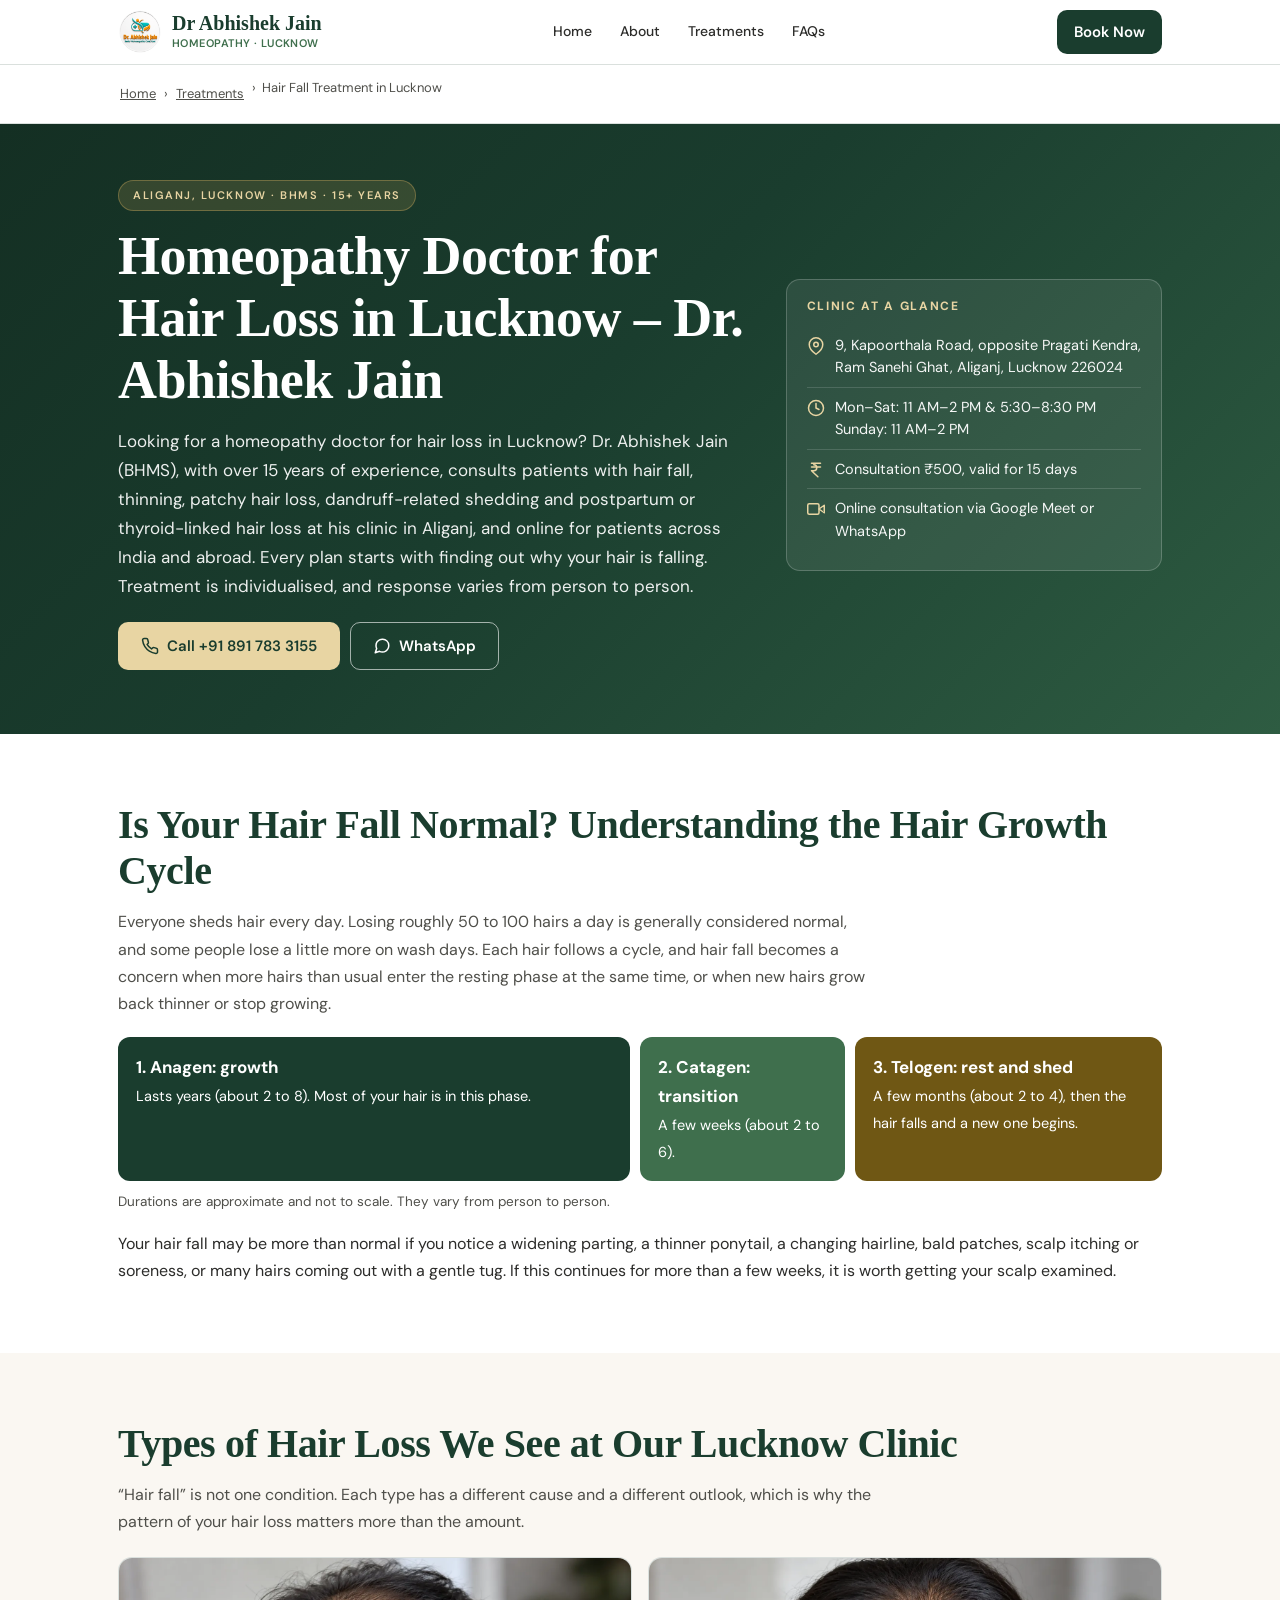
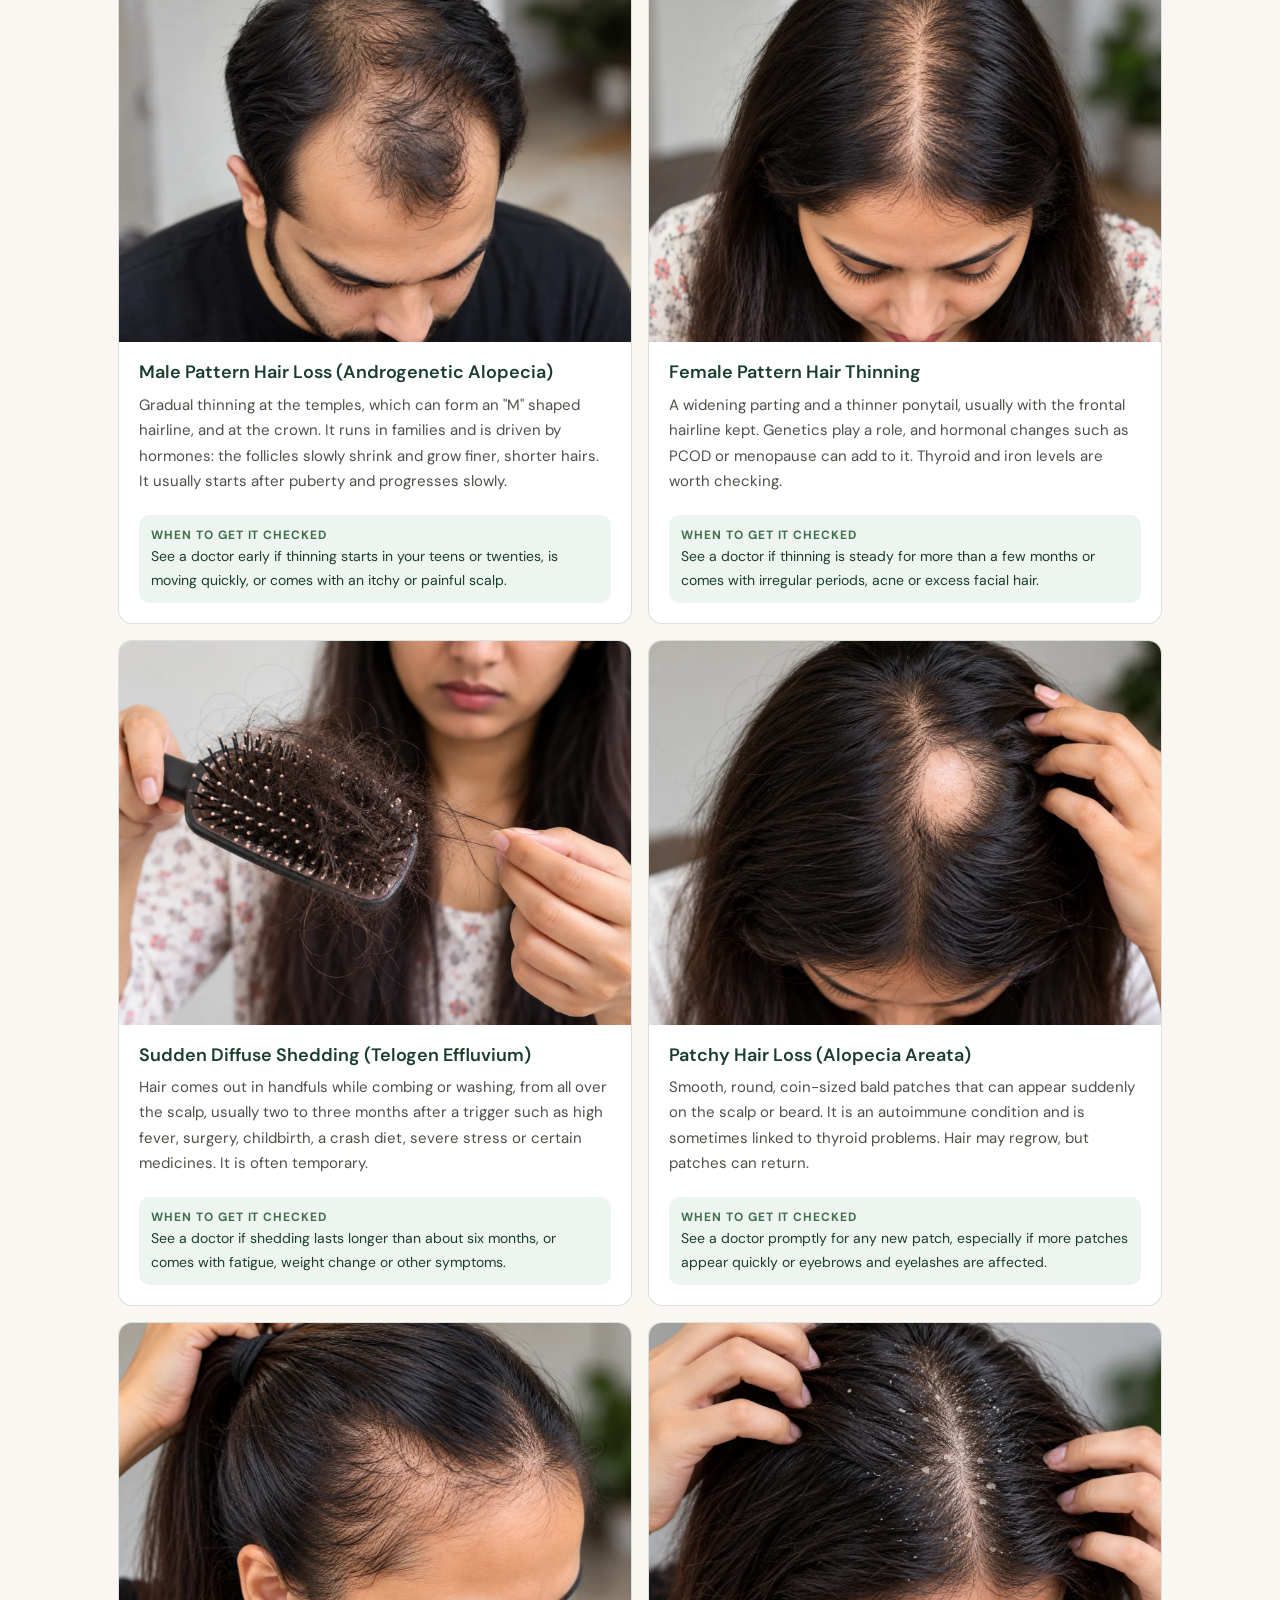
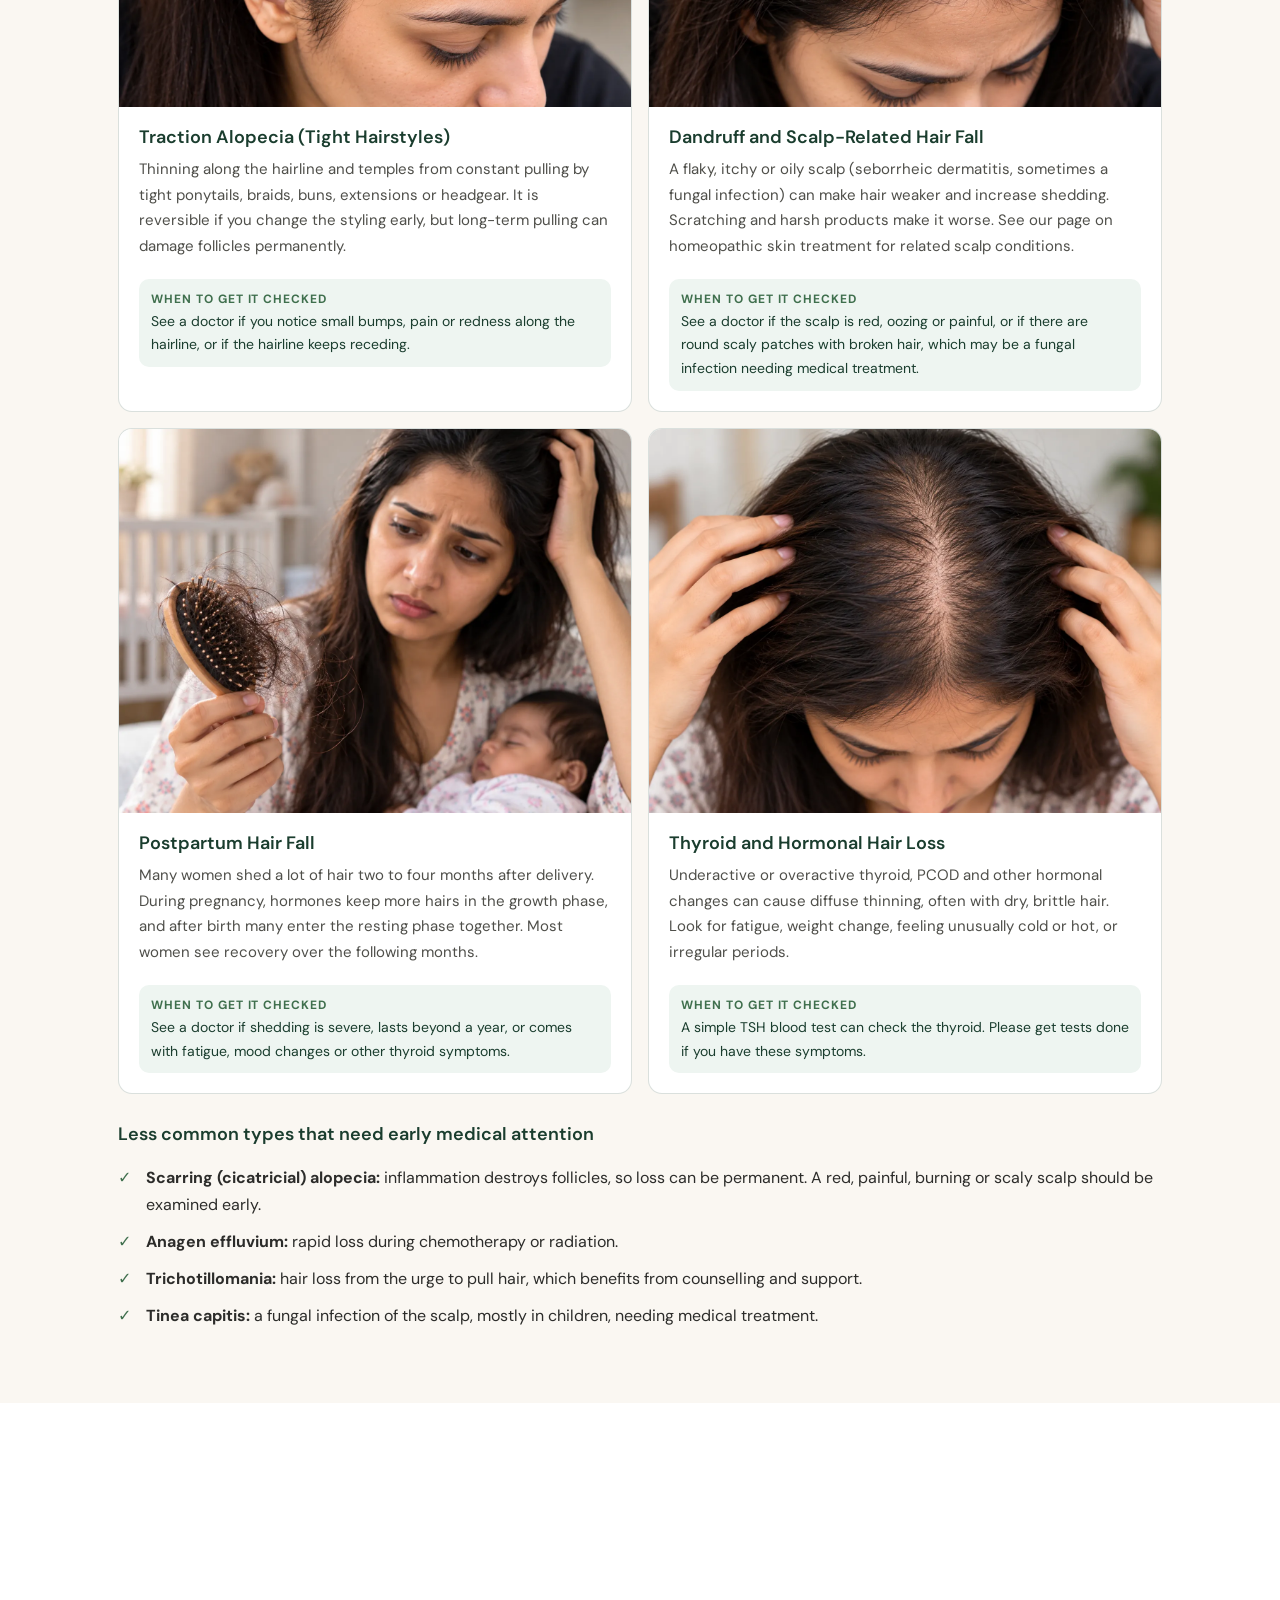
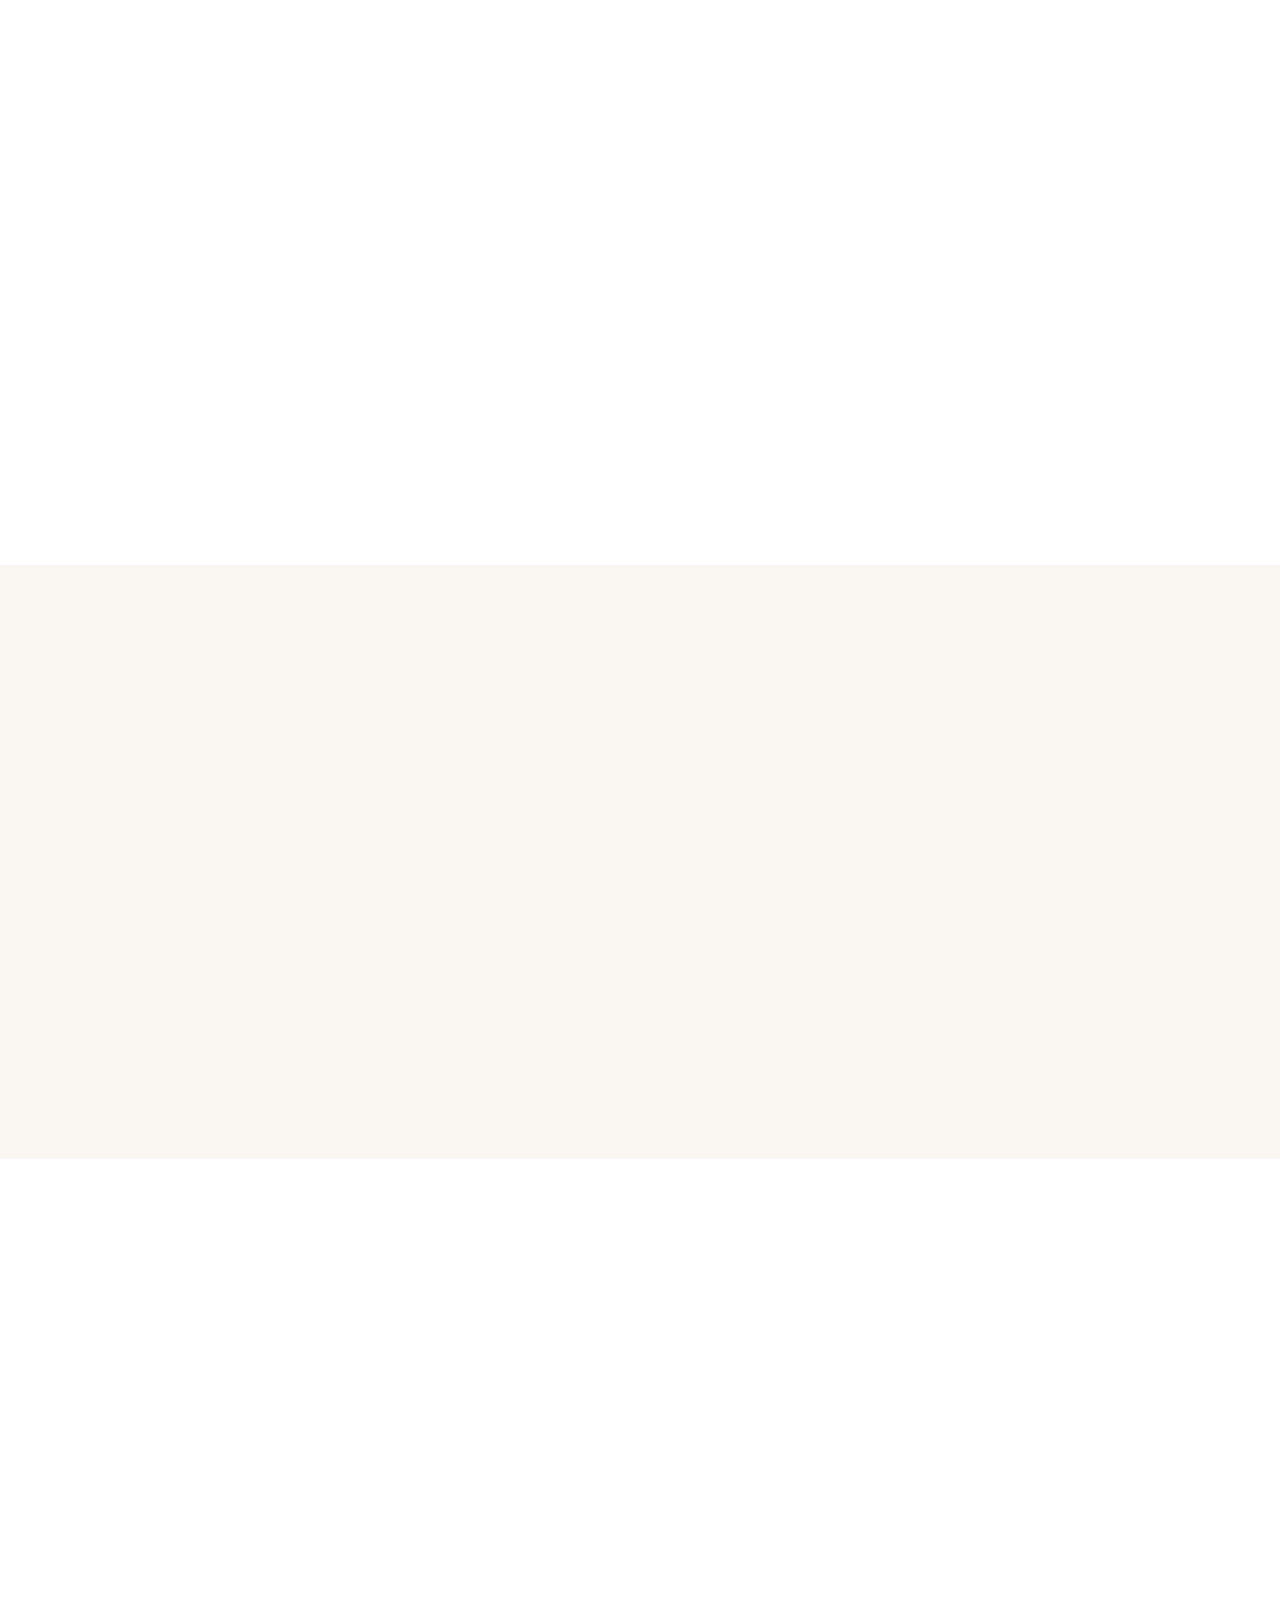
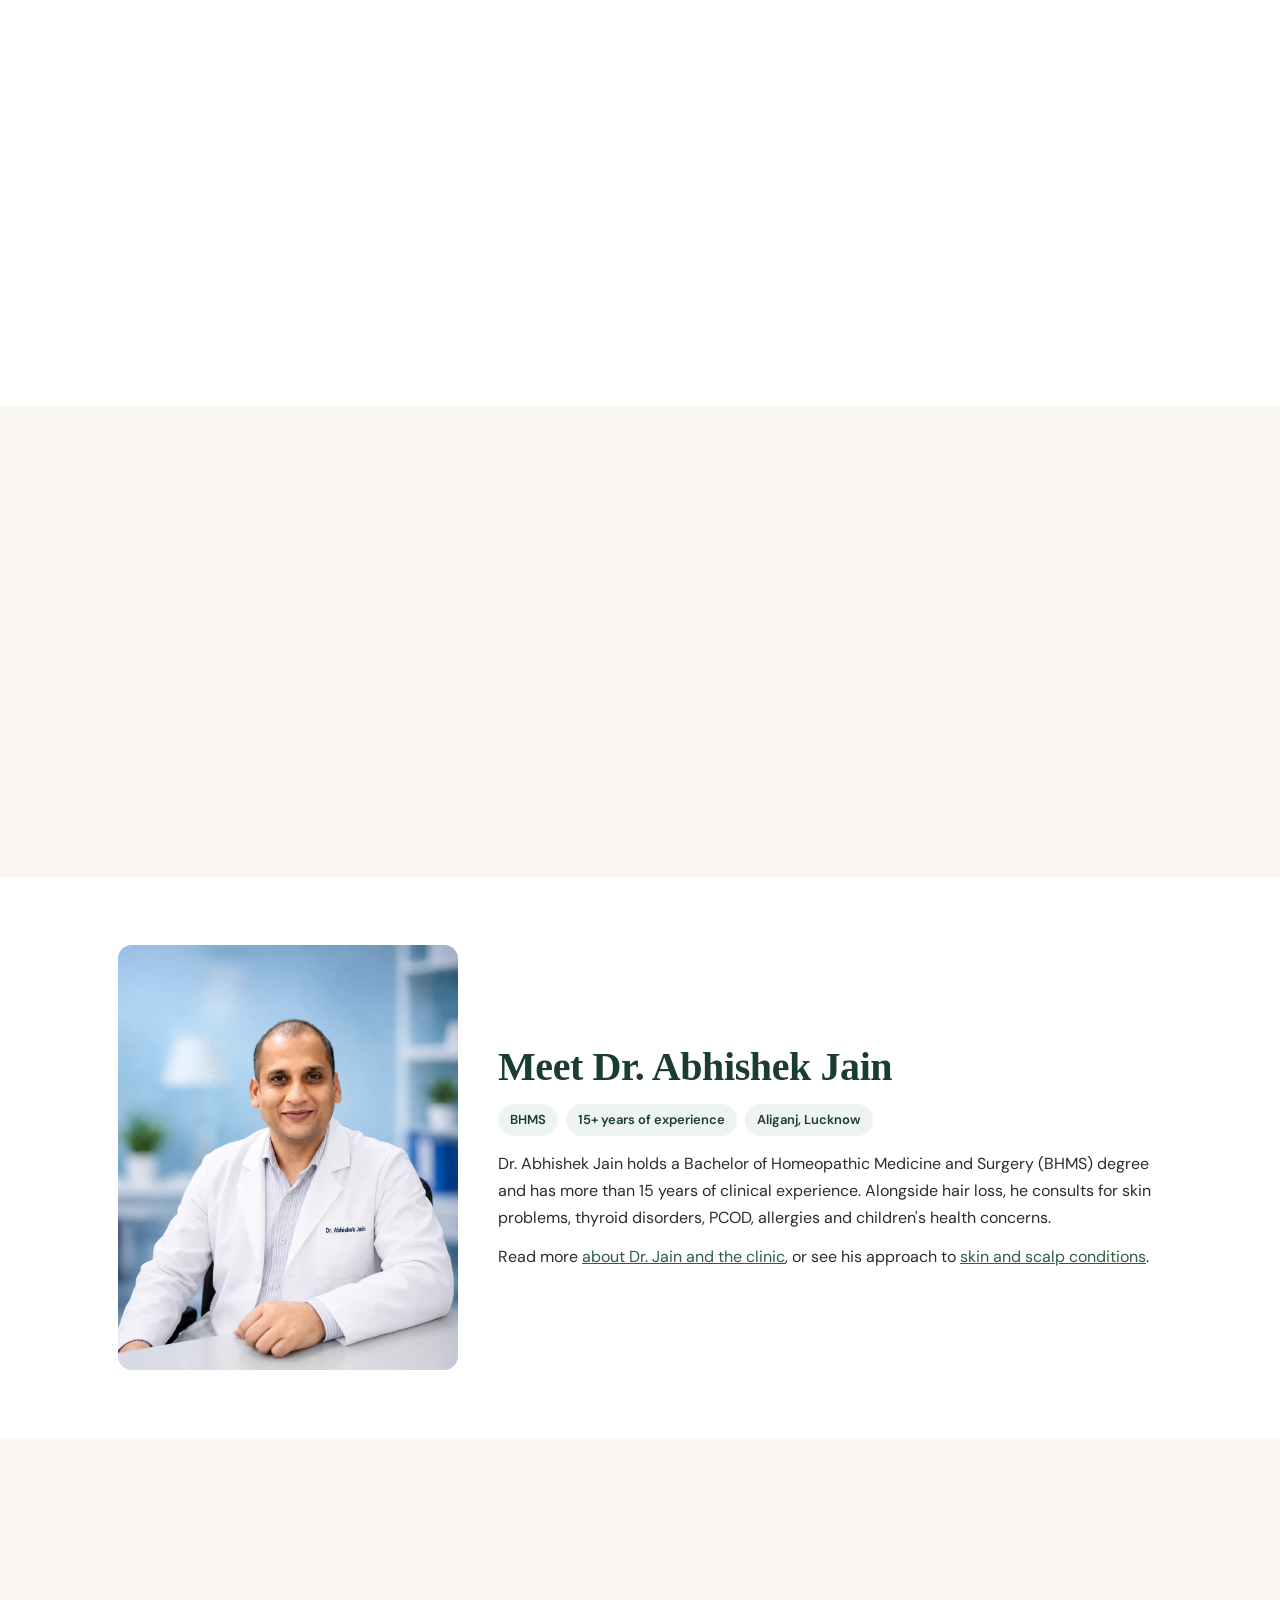
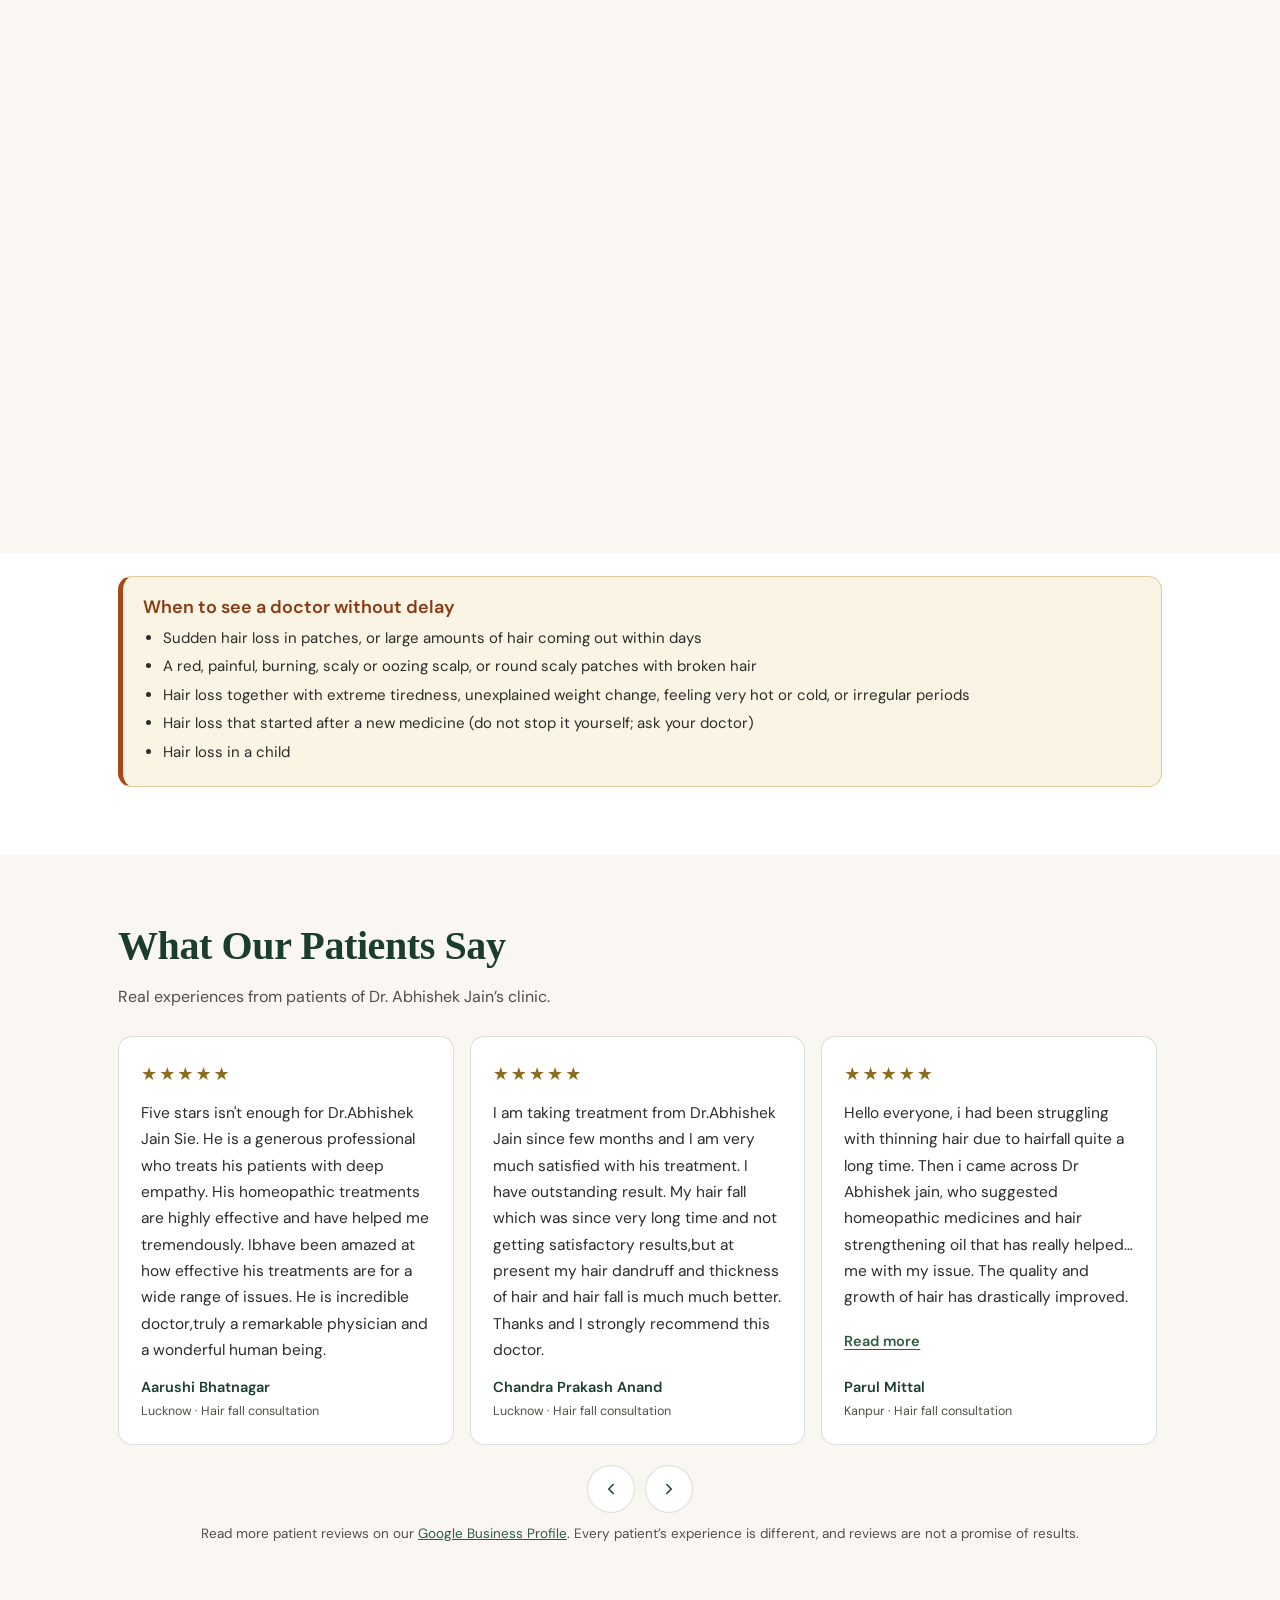
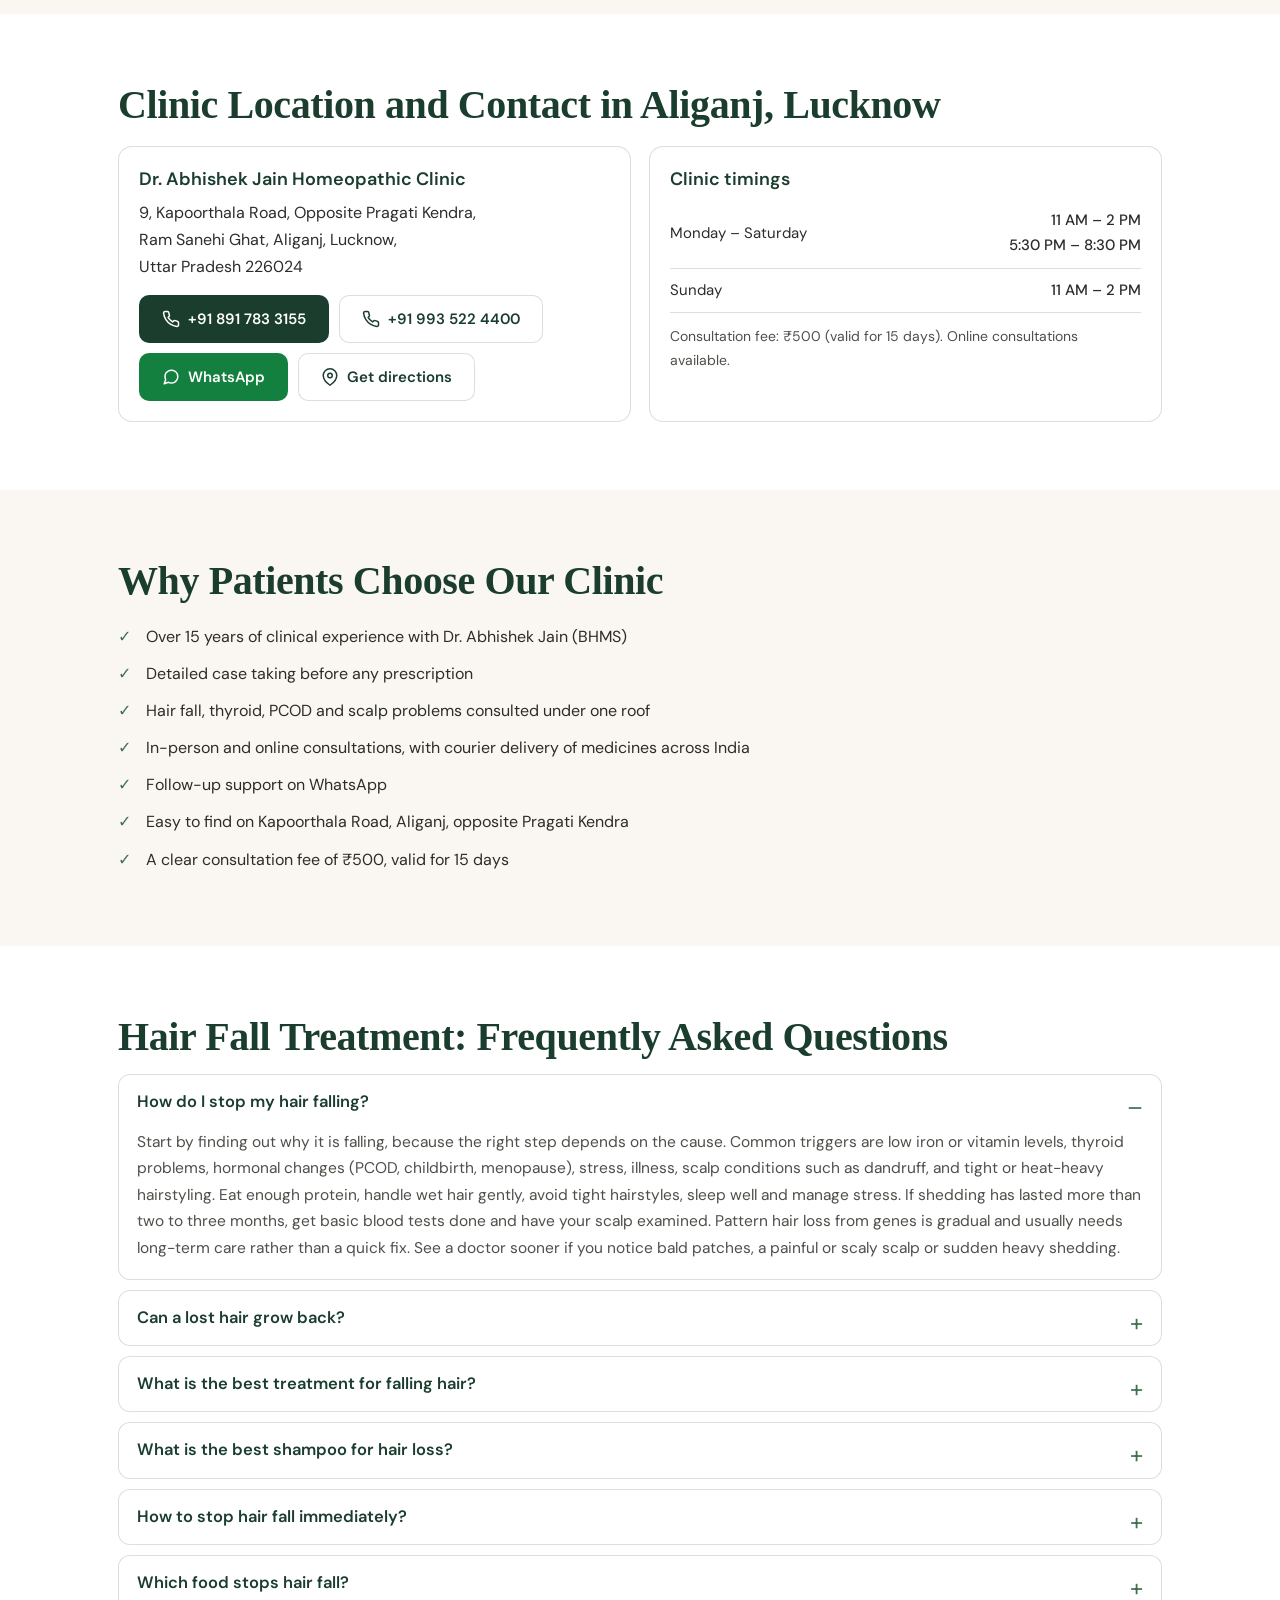
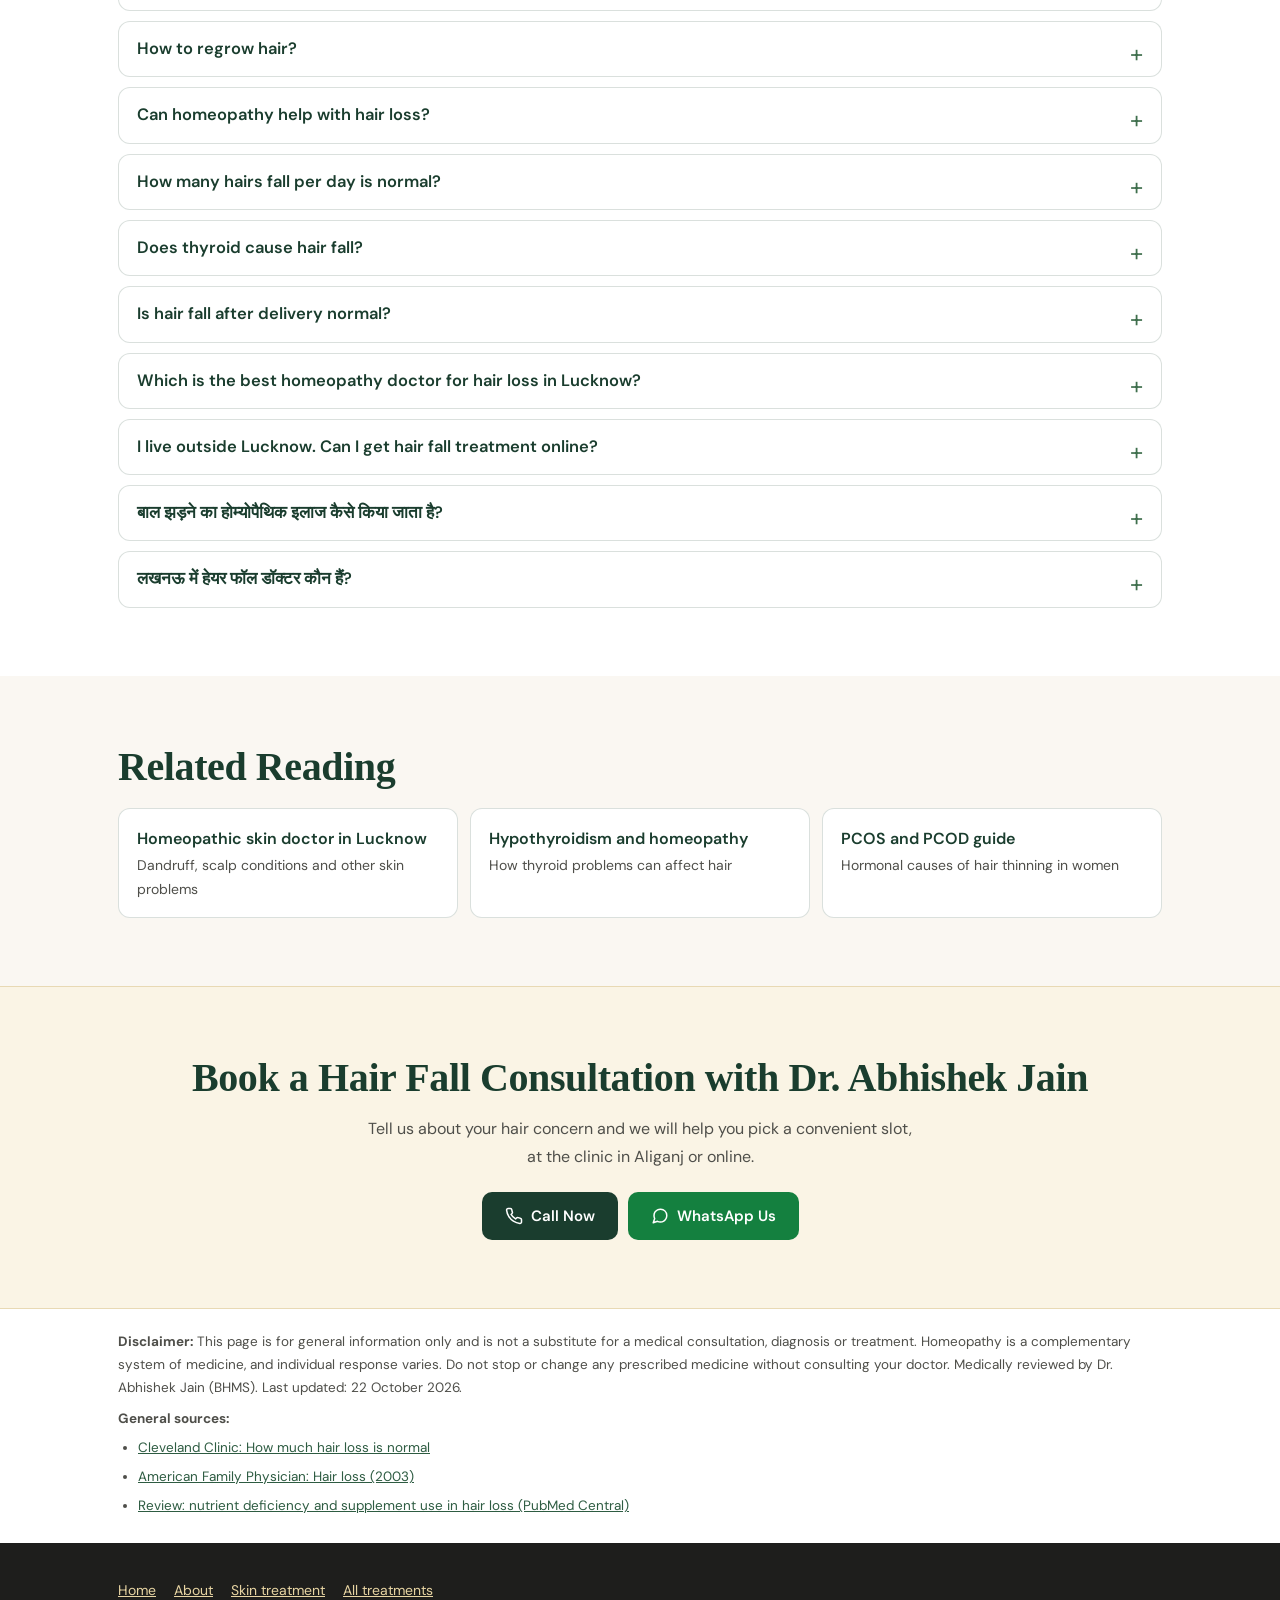
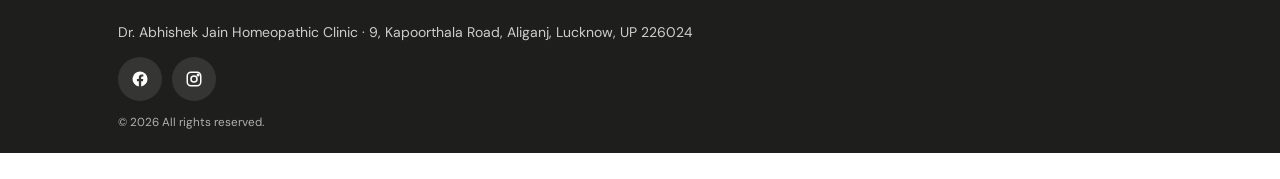
<file: treatments/hair-fall/index.html>
<!DOCTYPE html>
<html lang="en-IN">
<head>
<meta charset="UTF-8">
<meta name="viewport" content="width=device-width, initial-scale=1.0">
<title>Hair Loss Homeopathy Doctor in Lucknow | Dr. Abhishek Jain</title>
<meta name="description" content="Homeopathy doctor for hair loss in Aliganj, Lucknow. Care for hair fall, thinning, patchy loss &amp; dandruff. 15+ years&#x27; experience. Book a consultation.">
<meta name="author" content="Dr. Abhishek Jain">
<meta name="robots" content="index, follow, max-snippet:-1, max-image-preview:large, max-video-preview:-1">
<meta name="theme-color" content="#1A3D2E">
<link rel="canonical" href="https://drjainhomeopathy.in/treatments/hair-fall/">
<link rel="icon" href="/logo.png">
<meta name="geo.region" content="IN-UP">
<meta name="geo.placename" content="Lucknow, Uttar Pradesh, India">
<meta name="geo.position" content="26.8826271;80.947629">
<meta name="ICBM" content="26.8826271, 80.947629">
<meta property="og:type" content="website">
<meta property="og:locale" content="en_IN">
<meta property="og:site_name" content="Dr. Abhishek Jain Homeopathic Clinic">
<meta property="og:title" content="Homeopathy Doctor for Hair Loss in Lucknow – Dr. Abhishek Jain (BHMS)">
<meta property="og:description" content="Hair fall, thinning, patchy hair loss, dandruff and postpartum shedding. Clinic in Aliganj, Lucknow, plus online consultations across India and abroad.">
<meta property="og:url" content="https://drjainhomeopathy.in/treatments/hair-fall/">
<meta property="og:image" content="https://drjainhomeopathy.in/treatments/hair-fall/assets/og-hair-fall-treatment-lucknow.webp">
<meta property="og:image:alt" content="Dr. Abhishek Jain, homeopathy doctor for hair loss in Lucknow">
<meta name="twitter:card" content="summary_large_image">
<meta name="twitter:title" content="Homeopathy Doctor for Hair Loss in Lucknow – Dr. Abhishek Jain (BHMS)">
<meta name="twitter:description" content="Hair fall, thinning, patchy hair loss, dandruff and postpartum shedding. Clinic in Aliganj, Lucknow, plus online consultations across India and abroad.">
<meta name="twitter:image" content="https://drjainhomeopathy.in/dr-abhishek-jain.webp">

<link rel="preconnect" href="https://fonts.googleapis.com">
<link rel="preconnect" href="https://fonts.gstatic.com" crossorigin>
<link rel="stylesheet" href="https://fonts.googleapis.com/css2?family=Cormorant+Garant:wght@600;700&family=DM+Sans:wght@400;500;600&display=swap" media="print" onload="this.media='all'">
<noscript><link rel="stylesheet" href="https://fonts.googleapis.com/css2?family=Cormorant+Garant:wght@600;700&family=DM+Sans:wght@400;500;600&display=swap"></noscript>

<script type="application/ld+json">
{
  "@context": "https://schema.org",
  "@graph": [
    {
      "@type": "WebSite",
      "@id": "https://drjainhomeopathy.in/#website",
      "url": "https://drjainhomeopathy.in/",
      "name": "Dr. Abhishek Jain Homeopathic Clinic",
      "inLanguage": "en-IN",
      "publisher": {
        "@id": "https://drjainhomeopathy.in/#clinic"
      }
    },
    {
      "@type": [
        "WebPage",
        "MedicalWebPage"
      ],
      "@id": "https://drjainhomeopathy.in/treatments/hair-fall/#webpage",
      "url": "https://drjainhomeopathy.in/treatments/hair-fall/",
      "name": "Homeopathy Doctor for Hair Loss in Lucknow – Dr. Abhishek Jain",
      "description": "Homeopathy doctor for hair loss in Aliganj, Lucknow. Care for hair fall, thinning, patchy loss & dandruff. 15+ years' experience. Book a consultation.",
      "inLanguage": "en-IN",
      "isPartOf": {
        "@id": "https://drjainhomeopathy.in/#website"
      },
      "about": [
        {
          "@type": "MedicalCondition",
          "name": "Hair loss (alopecia)"
        },
        {
          "@type": "MedicalCondition",
          "name": "Androgenetic alopecia"
        },
        {
          "@type": "MedicalCondition",
          "name": "Telogen effluvium"
        },
        {
          "@type": "MedicalCondition",
          "name": "Alopecia areata"
        },
        {
          "@type": "MedicalCondition",
          "name": "Traction alopecia"
        }
      ],
      "publisher": {
        "@id": "https://drjainhomeopathy.in/#clinic"
      },
      "reviewedBy": {
        "@id": "https://drjainhomeopathy.in/#doctor"
      },
      "lastReviewed": "2026-10-22",
      "datePublished": "2026-10-22",
      "dateModified": "2026-10-22",
      "breadcrumb": {
        "@id": "https://drjainhomeopathy.in/treatments/hair-fall/#breadcrumb"
      },
      "primaryImageOfPage": {
        "@type": "ImageObject",
        "url": "https://drjainhomeopathy.in/dr-abhishek-jain.webp"
      }
    },
    {
      "@type": "BreadcrumbList",
      "@id": "https://drjainhomeopathy.in/treatments/hair-fall/#breadcrumb",
      "itemListElement": [
        {
          "@type": "ListItem",
          "position": 1,
          "name": "Home",
          "item": "https://drjainhomeopathy.in/"
        },
        {
          "@type": "ListItem",
          "position": 2,
          "name": "Treatments",
          "item": "https://drjainhomeopathy.in/#treatments"
        },
        {
          "@type": "ListItem",
          "position": 3,
          "name": "Hair Fall Treatment in Lucknow",
          "item": "https://drjainhomeopathy.in/treatments/hair-fall/"
        }
      ]
    },
    {
      "@type": [
        "Person",
        "Physician"
      ],
      "@id": "https://drjainhomeopathy.in/#doctor",
      "name": "Dr. Abhishek Jain",
      "honorificPrefix": "Dr.",
      "jobTitle": "Homeopathic Physician (BHMS)",
      "image": "https://drjainhomeopathy.in/dr-abhishek-jain.webp",
      "url": "https://drjainhomeopathy.in/about.html",
      "telephone": [
        "+918917833155",
        "+919935224400"
      ],
      "hasCredential": {
        "@type": "EducationalOccupationalCredential",
        "credentialCategory": "degree",
        "name": "Bachelor of Homeopathic Medicine and Surgery (BHMS)"
      },
      "worksFor": {
        "@id": "https://drjainhomeopathy.in/#clinic"
      }
    },
    {
      "@type": "MedicalClinic",
      "@id": "https://drjainhomeopathy.in/#clinic",
      "name": "Dr. Abhishek Jain Homeopathic Clinic",
      "url": "https://drjainhomeopathy.in/",
      "logo": {
        "@type": "ImageObject",
        "url": "https://drjainhomeopathy.in/logo.png"
      },
      "image": "https://drjainhomeopathy.in/dr-abhishek-jain.webp",
      "telephone": [
        "+918917833155",
        "+919935224400"
      ],
      "email": "drabhishekj@gmail.com",
      "priceRange": "₹500",
      "address": {
        "@type": "PostalAddress",
        "streetAddress": "9, Kapoorthala Road, Ram Sanehi Ghat, Aliganj, Opposite Pragati Kendra",
        "addressLocality": "Lucknow",
        "addressRegion": "Uttar Pradesh",
        "postalCode": "226024",
        "addressCountry": "IN"
      },
      "geo": {
        "@type": "GeoCoordinates",
        "latitude": 26.8826271,
        "longitude": 80.947629
      },
      "hasMap": "https://maps.app.goo.gl/NTJcoxiemZABZHWe9",
      "sameAs": [
        "https://maps.app.goo.gl/NTJcoxiemZABZHWe9",
        "https://www.google.com/maps?cid=1785804234393748179",
        "https://www.facebook.com/profile.php?id=61591450607348",
        "https://instagram.com/drabhishekjainhomeopathy"
      ],
      "openingHoursSpecification": [
        {
          "@type": "OpeningHoursSpecification",
          "dayOfWeek": [
            "Monday",
            "Tuesday",
            "Wednesday",
            "Thursday",
            "Friday",
            "Saturday"
          ],
          "opens": "11:00",
          "closes": "14:00"
        },
        {
          "@type": "OpeningHoursSpecification",
          "dayOfWeek": [
            "Monday",
            "Tuesday",
            "Wednesday",
            "Thursday",
            "Friday",
            "Saturday"
          ],
          "opens": "17:30",
          "closes": "20:30"
        },
        {
          "@type": "OpeningHoursSpecification",
          "dayOfWeek": "Sunday",
          "opens": "11:00",
          "closes": "14:00"
        }
      ],
      "areaServed": [
        {
          "@type": "City",
          "name": "Lucknow"
        },
        {
          "@type": "Country",
          "name": "India"
        }
      ],
      "employee": {
        "@id": "https://drjainhomeopathy.in/#doctor"
      }
    },
    {
      "@type": "FAQPage",
      "@id": "https://drjainhomeopathy.in/treatments/hair-fall/#faq",
      "mainEntity": [
        {
          "@type": "Question",
          "name": "How do I stop my hair falling?",
          "acceptedAnswer": {
            "@type": "Answer",
            "text": "Start by finding out why it is falling, because the right step depends on the cause. Common triggers are low iron or vitamin levels, thyroid problems, hormonal changes (PCOD, childbirth, menopause), stress, illness, scalp conditions such as dandruff, and tight or heat-heavy hairstyling. Eat enough protein, handle wet hair gently, avoid tight hairstyles, sleep well and manage stress. If shedding has lasted more than two to three months, get basic blood tests done and have your scalp examined. Pattern hair loss from genes is gradual and usually needs long-term care rather than a quick fix. See a doctor sooner if you notice bald patches, a painful or scaly scalp or sudden heavy shedding."
          }
        },
        {
          "@type": "Question",
          "name": "Can a lost hair grow back?",
          "acceptedAnswer": {
            "@type": "Answer",
            "text": "It depends on the type of hair loss. In shedding caused by a temporary trigger such as illness, childbirth, a crash diet or a stressful period, the follicles are usually still alive, and hair often grows back over several months once the cause is addressed. Patchy loss (alopecia areata) can regrow, sometimes without treatment, but it can come back. In pattern hair loss the follicles shrink gradually, so early care matters for keeping the hair you have. In scarring alopecias the follicles are destroyed and the loss can be permanent, which is why a red, painful, scaly or burning scalp should be examined early. Hair grows roughly 1 cm a month, so changes take months to see."
          }
        },
        {
          "@type": "Question",
          "name": "What is the best treatment for falling hair?",
          "acceptedAnswer": {
            "@type": "Answer",
            "text": "There is no single best treatment, because hair fall covers several different conditions. The best results come from treating the cause: correcting a nutrient deficiency, managing thyroid or hormonal problems, treating a scalp infection or changing hair habits. For pattern hair loss, dermatology options such as minoxidil (and finasteride for men) are commonly used under a doctor's guidance. Homeopathic care is a complementary option. Dr. Jain takes a detailed history covering hair pattern, scalp, stress, sleep, digestion, hormones and family history, and prescribes individually. Response varies, so a proper assessment comes first."
          }
        },
        {
          "@type": "Question",
          "name": "What is the best shampoo for hair loss?",
          "acceptedAnswer": {
            "@type": "Answer",
            "text": "No shampoo can stop hair loss on its own, because shampoo works on the scalp surface and does not change the underlying cause. Choose a mild shampoo that suits your scalp type, wash as often as your scalp needs, and apply conditioner to the lengths rather than the scalp. Washing does not cause hair loss; it only removes hairs that had already shed. If you have dandruff or an itchy, flaky scalp, a medicated anti-dandruff shampoo recommended by your doctor may help the scalp condition, which can reduce shedding linked to it. Avoid very hot water and harsh scrubbing, and check with your doctor before using medicated shampoos for long periods."
          }
        },
        {
          "@type": "Question",
          "name": "How to stop hair fall immediately?",
          "acceptedAnswer": {
            "@type": "Answer",
            "text": "No method stops hair fall overnight. Hairs that shed today are often linked to something that happened weeks or months earlier. What you can do right away is reduce further damage: handle hair gently, avoid tight hairstyles, heat and chemical treatments, do not brush wet hair roughly, eat proper meals with enough protein, sleep well and avoid crash diets or unsupervised supplements. Then book an assessment to find the cause. Seek prompt medical advice if you notice sudden patchy loss, a painful scalp, or hair fall together with fatigue, weight change, irregular periods or other symptoms."
          }
        },
        {
          "@type": "Question",
          "name": "Which food stops hair fall?",
          "acceptedAnswer": {
            "@type": "Answer",
            "text": "No food stops hair fall by itself, but hair needs steady nutrition, and low protein, iron, zinc or vitamin levels can add to shedding. A balanced Indian plate can include protein (dal, chana, rajma, paneer, curd, eggs, fish, chicken, sprouts), iron-rich foods (green leafy vegetables, beetroot, dates, jaggery, pumpkin and sesame seeds) eaten with vitamin C foods such as amla, lemon or guava for better absorption, and nuts, seeds and whole grains for zinc and healthy fats. Sunlight, dairy and eggs support vitamin D and B12; vegetarians may need a B12 test. Supplements are most useful when a test shows a deficiency, and too much of some (vitamin A, selenium, iron, zinc) can itself cause problems, so take them only on medical advice."
          }
        },
        {
          "@type": "Question",
          "name": "How to regrow hair?",
          "acceptedAnswer": {
            "@type": "Answer",
            "text": "Regrowth depends on the type of hair loss and how early it is assessed. The steps that matter are: find and treat the cause, protect the scalp and hair from damage, improve nutrition, sleep and stress, and be patient. Hair grows roughly 1 cm a month, and it often takes three to six months to see a visible change. Conventional options for some types include minoxidil and procedures such as PRP, offered by dermatologists. Homeopathic treatment is used as a complementary approach, with individual prescriptions after consultation. No honest doctor can guarantee regrowth, and results vary from person to person."
          }
        },
        {
          "@type": "Question",
          "name": "Can homeopathy help with hair loss?",
          "acceptedAnswer": {
            "@type": "Answer",
            "text": "Many patients choose homeopathy for hair fall because it is a non-invasive, individualised approach that looks at the whole person and not only the scalp. At Dr. Jain's clinic the consultation covers when the hair fall began, its pattern, scalp symptoms, stress, sleep, digestion, menstrual and thyroid history, diet and family history. Medicines are then selected for you and reviewed at follow-ups. Homeopathy is a complementary system and response varies from person to person. It should not replace urgent medical care or tests, and if your hair fall is linked to thyroid disease, anaemia or another condition, we encourage getting that checked and treated too."
          }
        },
        {
          "@type": "Question",
          "name": "How many hairs fall per day is normal?",
          "acceptedAnswer": {
            "@type": "Answer",
            "text": "Losing about 50 to 100 hairs a day is generally considered normal, and some sources allow up to about 150, especially on wash days. Each hair goes through a growth phase that lasts years, a short transition phase of a few weeks and a resting phase of a few months before it sheds and is replaced. Shedding may be more than normal if you notice a widening parting, a thinner ponytail, bald patches, a changing hairline or many hairs coming out with a gentle tug. If this lasts more than a few weeks, get it checked."
          }
        },
        {
          "@type": "Question",
          "name": "Does thyroid cause hair fall?",
          "acceptedAnswer": {
            "@type": "Answer",
            "text": "Yes. Both an underactive thyroid (hypothyroidism) and an overactive thyroid (hyperthyroidism) can cause diffuse thinning, often with dry, brittle hair. Other signs include fatigue, weight change, feeling unusually cold or hot, constipation and irregular periods. A simple TSH blood test can check this. If thyroid disease is confirmed, treating it is essential, and hair usually needs time to recover afterwards."
          }
        },
        {
          "@type": "Question",
          "name": "Is hair fall after delivery normal?",
          "acceptedAnswer": {
            "@type": "Answer",
            "text": "Yes, shedding a few months after childbirth is very common. During pregnancy, hormone levels keep more hairs in the growth phase. After delivery many of them move into the resting phase together and shed, usually peaking around three to four months after birth. For most women hair density gradually recovers over the following months. Good nutrition, rest and the vitamins your doctor advises can help. See a doctor if the shedding is severe, continues beyond about a year, or comes with fatigue, mood changes or other thyroid symptoms, because postpartum thyroid problems can also cause hair loss."
          }
        },
        {
          "@type": "Question",
          "name": "Which is the best homeopathy doctor for hair loss in Lucknow?",
          "acceptedAnswer": {
            "@type": "Answer",
            "text": "“Best” depends on what matters to you, so we would rather let you decide. Dr. Abhishek Jain (BHMS) has over 15 years of experience and consults for hair fall and other long-standing conditions at his clinic on Kapoorthala Road, Aliganj, Lucknow. You can read patient reviews on our Google Business Profile and then book a consultation to see whether the approach suits you. Call +91 891 783 3155 or message us on WhatsApp at +91 993 522 4400."
          }
        },
        {
          "@type": "Question",
          "name": "I live outside Lucknow. Can I get hair fall treatment online?",
          "acceptedAnswer": {
            "@type": "Answer",
            "text": "Yes. Online consultations are available on Google Meet and WhatsApp for patients in other cities and states, and patients living abroad can also consult online. Please share clear daylight photos of your scalp and parting, and any recent blood reports. Medicines can be sent by courier across India after the consultation. For other countries, please ask the clinic about the options available."
          }
        },
        {
          "@type": "Question",
          "name": "बाल झड़ने का होम्योपैथिक इलाज कैसे किया जाता है?",
          "acceptedAnswer": {
            "@type": "Answer",
            "text": "होम्योपैथी में हर मरीज़ का इलाज उसके लक्षणों, बाल झड़ने के पैटर्न, तनाव, नींद, पाचन, हार्मोन (थायराइड, PCOD) और पारिवारिक इतिहास को समझकर व्यक्तिगत रूप से तय किया जाता है। डॉ. अभिषेक जैन के क्लिनिक में परामर्श के दौरान पूरी हिस्ट्री ली जाती है और फॉलो-अप में प्रगति देखी जाती है। असर हर व्यक्ति में अलग हो सकता है, इसलिए दवा खुद से न लें। अगर बाल अचानक गुच्छों में झड़ें, गंजे धब्बे बनें, या थकान और वज़न में बदलाव जैसे लक्षण हों, तो जल्द डॉक्टर से जाँच कराएँ। यह जानकारी केवल सामान्य जानकारी के लिए है, डॉक्टर के परामर्श का विकल्प नहीं।"
          }
        },
        {
          "@type": "Question",
          "name": "लखनऊ में हेयर फॉल डॉक्टर कौन हैं?",
          "acceptedAnswer": {
            "@type": "Answer",
            "text": "“बेस्ट” हर मरीज़ की ज़रूरत पर निर्भर करता है। डॉ. अभिषेक जैन (BHMS) को 15 वर्षों से अधिक का अनुभव है और उनका क्लिनिक कपूरथला रोड, अलीगंज, लखनऊ में है, जहाँ बाल झड़ने, डैंड्रफ़ और स्कैल्प से जुड़ी समस्याओं के लिए परामर्श उपलब्ध है। आप Google पर मरीज़ों के रिव्यू देखकर निर्णय ले सकते हैं। अपॉइंटमेंट के लिए +91 891 783 3155 पर कॉल करें या +91 993 522 4400 पर WhatsApp करें।"
          }
        }
      ]
    }
  ]
}
</script>

<style>
*,*::before,*::after{box-sizing:border-box;margin:0;padding:0}
:root{--gd:#1A3D2E;--gm:#2E5C42;--gs:#3F6F4D;--gmist:#C8DDD0;--gh:#EEF5F1;--gold:#C5A55A;--gl:#E8D5A3;--gp:#FAF4E5;--cream:#FAF7F2;--td:#2C2C2A;--tm:#4F4F4A;--bd:rgba(26,61,46,.16);--fd:'Cormorant Garant',Georgia,'Times New Roman',serif;--fb:'DM Sans',system-ui,-apple-system,'Segoe UI',Roboto,Arial,sans-serif;--r:14px}
html{scroll-behavior:smooth;scroll-padding-top:76px}
body{font-family:var(--fb);font-size:16px;line-height:1.7;color:var(--td);background:#fff;-webkit-font-smoothing:antialiased;padding-bottom:70px}
img{max-width:100%;height:auto;display:block}
a{color:var(--gm)}
.wrap{max-width:1080px;margin:0 auto;padding:0 18px}
.ic{width:18px;height:18px;flex:none;fill:none;stroke:currentColor;stroke-width:2;stroke-linecap:round;stroke-linejoin:round}
h1,h2{font-family:var(--fd);color:var(--gd);line-height:1.15;letter-spacing:-.01em}
h2{font-size:clamp(28px,5vw,40px);font-weight:700;margin-bottom:14px}
h3{font-size:18px;font-weight:600;color:var(--gd);line-height:1.35}
section{padding:46px 0}
#types,#causes,#assess,#approach,#reach,#visit{content-visibility:auto;contain-intrinsic-size:auto 760px}
.lede{max-width:760px;color:var(--tm)}
.eyebrow{display:inline-block;font-size:11px;font-weight:600;letter-spacing:.14em;text-transform:uppercase;color:#6f5714;background:var(--gp);border:1px solid rgba(197,165,90,.35);padding:5px 14px;border-radius:100px;margin-bottom:14px}
.skip{position:absolute;left:-999px;top:0;background:#fff;color:var(--gd);padding:10px 16px;z-index:100}
.skip:focus{left:8px;top:8px}
.top{position:sticky;top:0;z-index:40;background:#fff;border-bottom:1px solid var(--bd)}
.top .wrap{display:flex;align-items:center;justify-content:space-between;gap:12px;min-height:64px}
.brand{display:flex;align-items:center;gap:10px;text-decoration:none}
.brand img{width:44px;height:44px;border-radius:50%;object-fit:cover}
.brand b{font-family:var(--fd);font-size:20px;white-space:nowrap;line-height:1.1;color:var(--gd);display:block}
.brand small{font-size:11px;color:var(--gs);font-weight:600;letter-spacing:.04em;white-space:nowrap;display:block}
.top .btn{white-space:nowrap;padding:10px 16px;min-height:44px}
.nav{display:none;gap:4px;align-items:center}
.nav a{text-decoration:none;font-size:14px;font-weight:500;color:var(--td);padding:10px 12px;border-radius:8px}
.nav a:hover{background:var(--gh);color:var(--gm)}
.btn{display:inline-flex;align-items:center;justify-content:center;gap:8px;font:600 15px var(--fb);text-decoration:none;padding:13px 22px;min-height:48px;border-radius:10px;border:1.5px solid transparent;cursor:pointer}
.btn-gold{background:var(--gl);color:var(--gd)}
.btn-green{background:var(--gd);color:#fff}
.btn-wa{background:#14803f;color:#fff}
.btn-line{border-color:rgba(255,255,255,.6);color:#fff}
.btn-line-dark{border-color:var(--bd);color:var(--gd);background:#fff}
.btns{display:flex;flex-wrap:wrap;gap:10px;margin-top:22px}
.crumb{font-size:13px;color:var(--tm);padding:12px 0;border-bottom:1px solid var(--bd)}
.crumb ol{list-style:none;display:flex;flex-wrap:wrap;gap:6px}
.crumb li+li::before{content:"›";margin-right:6px}
.crumb a{color:var(--tm);display:inline-block;padding:6px 2px}
.hero{background:linear-gradient(135deg,#142F23 0%,var(--gd) 45%,var(--gm) 100%);color:#fff;padding:38px 0 46px}
.hero h1{color:#fff;font-size:clamp(32px,6.4vw,54px);font-weight:700;margin-bottom:16px}
.hero .eyebrow{background:rgba(197,165,90,.18);color:var(--gl);border-color:rgba(197,165,90,.4)}
.hero p.lead{font-size:17px;color:rgba(255,255,255,.92);max-width:640px}
.hero-grid{display:grid;gap:26px}
.glance{background:rgba(255,255,255,.08);border:1px solid rgba(255,255,255,.2);border-radius:var(--r);padding:20px}
.glance h2{font-family:var(--fb);font-size:12px;letter-spacing:.14em;text-transform:uppercase;color:var(--gl);margin-bottom:12px}
.glance ul{list-style:none}
.glance li{display:flex;gap:10px;font-size:14.5px;line-height:1.55;padding:8px 0;border-top:1px solid rgba(255,255,255,.14);color:rgba(255,255,255,.95)}
.glance li:first-child{border-top:0}
.glance .ic{margin-top:3px;color:var(--gl)}
.alt{background:var(--cream)}
.grid{display:grid;gap:16px;margin-top:22px}
.card{background:#fff;border:1px solid var(--bd);border-radius:var(--r);padding:20px}
.card h3{margin-bottom:6px}
.card p{font-size:15px;color:var(--tm)}
.tcard{background:#fff;border:1px solid var(--bd);border-radius:var(--r);overflow:hidden;display:flex;flex-direction:column}
.tcard img{width:100%;height:auto;aspect-ratio:4/3;object-fit:cover;background:var(--gh)}
.tcard .tb{padding:18px 20px 20px;display:flex;flex-direction:column;gap:8px;flex:1}
.tcard p{font-size:15px;color:var(--tm)}
.tcard .see{font-size:14px;color:var(--gd);background:var(--gh);border-radius:10px;padding:10px 12px}
.tcard .see b{display:block;font-size:12px;letter-spacing:.08em;text-transform:uppercase;color:var(--gs)}
.cycle{display:grid;gap:10px;margin-top:20px}
.cycle div{border-radius:12px;padding:16px 18px;color:#fff}
.cycle b{display:block;font-size:17px}
.cycle span{font-size:14.5px}
.c1{background:#1A3D2E}.c2{background:#3F6F4D}.c3{background:#6f5714}
.note{font-size:13.5px;color:var(--tm);margin-top:10px}
.alert{margin-top:24px;background:var(--gp);border:1px solid rgba(197,165,90,.5);border-left:5px solid #a8481a;border-radius:var(--r);padding:18px 20px}
.alert h3{color:#8a3a12;margin-bottom:6px}
.alert ul{padding-left:20px;margin-top:6px}
.alert li{margin:3px 0;font-size:15px}
.steps{list-style:none;counter-reset:s;margin-top:16px}
.steps li{counter-increment:s;position:relative;padding:4px 0 14px 46px}
.steps li::before{content:counter(s);position:absolute;left:0;top:2px;width:32px;height:32px;border-radius:50%;background:var(--gd);color:#fff;font-weight:600;font-size:14px;display:flex;align-items:center;justify-content:center}
.steps b{color:var(--gd)}
.checks{list-style:none;margin-top:12px}
.checks li{position:relative;padding:5px 0 5px 28px}
.checks li::before{content:"✓";position:absolute;left:0;top:5px;color:var(--gs);font-weight:700}
.nos{list-style:none;margin-top:12px}
.nos li{position:relative;padding:5px 0 5px 28px}
.nos li::before{content:"✕";position:absolute;left:0;top:5px;color:#a8481a;font-weight:700}
.two{display:grid;gap:26px}
p+p{margin-top:12px}
.doc{display:grid;gap:22px;align-items:center}
.doc img{border-radius:var(--r);width:100%;max-width:340px;aspect-ratio:4/5;object-fit:cover;background:var(--gh)}
.tags{display:flex;flex-wrap:wrap;gap:8px;margin:14px 0}
.tags span{background:var(--gh);color:var(--gd);font-size:13px;font-weight:600;padding:5px 12px;border-radius:100px}
.reach{display:grid;gap:14px;margin-top:20px}
.reach .card h3{display:flex;gap:8px;align-items:center}
.carousel{position:relative;margin-top:22px}
.track{display:flex;gap:16px;overflow-x:auto;scroll-snap-type:x mandatory;-webkit-overflow-scrolling:touch;padding:4px 2px 14px;scrollbar-width:thin}
.track:focus-visible{outline:3px solid var(--gold);outline-offset:2px}
.slide{flex:0 0 88%;scroll-snap-align:start;background:#fff;border:1px solid var(--bd);border-radius:var(--r);padding:22px;display:flex;flex-direction:column;gap:10px}
.slide .stars{color:#8a6d1f;letter-spacing:2px;font-size:18px}
.slide blockquote{font-size:15.5px;color:var(--td);flex:1}
.slide blockquote.clamp{display:-webkit-box;-webkit-line-clamp:6;line-clamp:6;-webkit-box-orient:vertical;overflow:hidden}
.rm{align-self:flex-start;background:none;border:0;padding:8px 0;min-height:44px;font:600 14.5px var(--fb);color:var(--gm);text-decoration:underline;text-underline-offset:3px;cursor:pointer}
.rm:hover{color:var(--gd)}
.slide cite{font-style:normal;font-weight:600;color:var(--gd);font-size:14.5px}
.slide small{display:block;color:var(--tm);font-size:12.5px;font-weight:400}
.cbtns{display:flex;gap:10px;justify-content:center;margin-top:6px}
.cbtns button{width:48px;height:48px;border-radius:50%;border:1.5px solid var(--bd);background:#fff;color:var(--gd);cursor:pointer;display:flex;align-items:center;justify-content:center}
.cbtns button:hover{background:var(--gh)}
.rnote{font-size:13.5px;color:var(--tm);text-align:center;margin-top:10px}
table{width:100%;border-collapse:collapse;font-size:15px;margin-top:8px}
td{padding:9px 0;border-bottom:1px solid var(--bd)}
td:last-child{text-align:right;font-weight:500}
address{font-style:normal}
.contact-grid{display:grid;gap:18px;margin-top:18px}
details{background:#fff;border:1px solid var(--bd);border-radius:12px;margin-top:10px;overflow:hidden}
summary{cursor:pointer;list-style:none;padding:16px 50px 16px 18px;position:relative;min-height:48px}
summary::-webkit-details-marker{display:none}
summary h3{font-size:16.5px}
summary::after{content:"+";position:absolute;right:18px;top:12px;font-size:24px;color:var(--gs)}
details[open] summary::after{content:"–"}
details p{padding:0 18px 18px;color:var(--tm);font-size:15.5px;margin:0}
.related{display:grid;gap:12px;margin-top:18px}
.related a{display:block;background:#fff;border:1px solid var(--bd);border-radius:12px;padding:16px 18px;text-decoration:none;color:var(--gd);font-weight:600}
.related a span{display:block;font-weight:400;color:var(--tm);font-size:14px;margin-top:2px}
.cta{background:var(--gp);border-top:1px solid rgba(197,165,90,.35);border-bottom:1px solid rgba(197,165,90,.35);text-align:center}
.cta p{max-width:560px;margin:0 auto;color:var(--tm)}
.cta .btns{justify-content:center}
.disc{font-size:13.5px;color:var(--tm);padding:22px 0 8px}
.src{font-size:13.5px;color:var(--tm);padding:0 0 22px}
.src ul{padding-left:20px;margin-top:4px}
.src a{display:inline-block;padding:3px 0}
footer{background:#1E1E1C;color:rgba(255,255,255,.78);padding:30px 0 20px;font-size:14px}
footer a{color:var(--gl);display:inline-block;padding:6px 0}
footer .links{display:flex;flex-wrap:wrap;gap:4px 18px;margin-bottom:12px}
footer .soc{display:flex;gap:10px;margin:12px 0}
footer .soc a{width:44px;height:44px;border-radius:50%;background:rgba(255,255,255,.1);display:flex;align-items:center;justify-content:center;color:#fff;padding:0}
footer small{display:block;margin-top:10px;color:rgba(255,255,255,.65)}
.bar{position:fixed;left:0;right:0;bottom:0;z-index:60;display:flex;background:#fff;border-top:1px solid var(--bd);padding:8px;gap:8px;box-shadow:0 -4px 16px rgba(0,0,0,.08)}
.bar a{flex:1;padding:12px 8px}
@media(min-width:640px){
  .grid{grid-template-columns:1fr 1fr}
  .cycle{grid-template-columns:4fr 1.6fr 2.4fr}
  .reach{grid-template-columns:repeat(3,1fr)}
  .related{grid-template-columns:repeat(3,1fr)}
  .slide{flex-basis:46%}
}
@media(min-width:900px){
  body{padding-bottom:0}
  .bar{display:none}
  section{padding:68px 0}
  .nav{display:flex}
  .hero{padding:56px 0 64px}
  .hero-grid{grid-template-columns:1.25fr .75fr;align-items:center;gap:40px}
  .doc{grid-template-columns:340px 1fr;gap:40px}
  .grid.g3{grid-template-columns:repeat(3,1fr)}
  .two{grid-template-columns:1fr 1fr;gap:40px}
  .contact-grid{grid-template-columns:1fr 1fr}
  .slide{flex-basis:calc(33.333% - 11px)}
}
@media(prefers-reduced-motion:reduce){html{scroll-behavior:auto}.track{scroll-behavior:auto}}
</style>
</head>
<body>
<a class="skip" href="#main">Skip to content</a>
<svg width="0" height="0" style="position:absolute" aria-hidden="true" focusable="false">
  <symbol id="i-phone" viewBox="0 0 24 24"><path d="M22 16.92v3a2 2 0 0 1-2.18 2 19.79 19.79 0 0 1-8.63-3.07 19.5 19.5 0 0 1-6-6 19.79 19.79 0 0 1-3.07-8.67A2 2 0 0 1 4.11 2h3a2 2 0 0 1 2 1.72 12.84 12.84 0 0 0 .7 2.81 2 2 0 0 1-.45 2.11L8.09 9.91a16 16 0 0 0 6 6l1.27-1.27a2 2 0 0 1 2.11-.45 12.84 12.84 0 0 0 2.81.7A2 2 0 0 1 22 16.92z"/></symbol>
  <symbol id="i-chat" viewBox="0 0 24 24"><path d="M21 11.5a8.38 8.38 0 0 1-.9 3.8 8.5 8.5 0 0 1-7.6 4.7 8.38 8.38 0 0 1-3.8-.9L3 21l1.9-5.7a8.38 8.38 0 0 1-.9-3.8 8.5 8.5 0 0 1 4.7-7.6 8.38 8.38 0 0 1 3.8-.9h.5a8.48 8.48 0 0 1 8 8v.5z"/></symbol>
  <symbol id="i-pin" viewBox="0 0 24 24"><path d="M21 10c0 7-9 13-9 13s-9-6-9-13a9 9 0 0 1 18 0z"/><circle cx="12" cy="10" r="3"/></symbol>
  <symbol id="i-clock" viewBox="0 0 24 24"><circle cx="12" cy="12" r="10"/><path d="M12 6v6l4 2"/></symbol>
  <symbol id="i-video" viewBox="0 0 24 24"><path d="M23 7l-7 5 7 5V7z"/><rect x="1" y="5" width="15" height="14" rx="2"/></symbol>
  <symbol id="i-rupee" viewBox="0 0 24 24"><path d="M6 3h12M6 8h12M6 13l8.5 8M6 13h3a4 4 0 0 0 0-8"/></symbol>
  <symbol id="i-left" viewBox="0 0 24 24"><path d="M15 18l-6-6 6-6"/></symbol>
  <symbol id="i-right" viewBox="0 0 24 24"><path d="M9 18l6-6-6-6"/></symbol>
  <symbol id="i-fb" viewBox="0 0 24 24"><path d="M22 12a10 10 0 1 0-11.56 9.88v-6.99H7.9V12h2.54V9.8c0-2.5 1.49-3.89 3.78-3.89 1.09 0 2.24.2 2.24.2v2.46h-1.26c-1.24 0-1.63.77-1.63 1.56V12h2.78l-.44 2.89h-2.34v6.99A10 10 0 0 0 22 12z" fill="currentColor" stroke="none"/></symbol>
  <symbol id="i-ig" viewBox="0 0 24 24"><rect x="3" y="3" width="18" height="18" rx="5"/><circle cx="12" cy="12" r="4"/><circle cx="17.5" cy="6.5" r="1" fill="currentColor"/></symbol>
</svg>

<header class="top">
  <div class="wrap">
    <a class="brand" href="/">
      <img src="/logo.png" alt="Dr. Abhishek Jain Homeopathy logo" width="44" height="44">
      <span><b>Dr Abhishek Jain</b><small>HOMEOPATHY · LUCKNOW</small></span>
    </a>
    <nav class="nav" aria-label="Main">
      <a href="/">Home</a>
      <a href="/about.html">About</a>
      <a href="/#treatments">Treatments</a>
      <a href="#faq">FAQs</a>
    </nav>
    <a class="btn btn-green" href="#book">Book Now</a>
  </div>
</header>

<nav class="crumb" aria-label="Breadcrumb">
  <div class="wrap">
    <ol>
      <li><a href="/">Home</a></li>
      <li><a href="/#treatments">Treatments</a></li>
      <li aria-current="page">Hair Fall Treatment in Lucknow</li>
    </ol>
  </div>
</nav>

<main id="main">

<!-- HERO -->
<div class="hero">
  <div class="wrap hero-grid">
    <div>
      <span class="eyebrow">Aliganj, Lucknow · BHMS · 15+ years</span>
      <h1>Homeopathy Doctor for Hair Loss in Lucknow – Dr. Abhishek Jain</h1>
      <p class="lead">Looking for a homeopathy doctor for hair loss in Lucknow? Dr. Abhishek Jain (BHMS), with over 15 years of experience, consults patients with hair fall, thinning, patchy hair loss, dandruff-related shedding and postpartum or thyroid-linked hair loss at his clinic in Aliganj, and online for patients across India and abroad. Every plan starts with finding out why your hair is falling. Treatment is individualised, and response varies from person to person.</p>
      <div class="btns">
        <a class="btn btn-gold" href="tel:+918917833155"><svg class="ic" aria-hidden="true"><use href="#i-phone"/></svg>Call +91 891 783 3155</a>
        <a class="btn btn-line" href="https://wa.me/919935224400?text=Hello%20Dr.%20Abhishek%2C%20I%20want%20to%20book%20a%20hair%20fall%20consultation." target="_blank" rel="noopener"><svg class="ic" aria-hidden="true"><use href="#i-chat"/></svg>WhatsApp</a>
      </div>
    </div>
    <aside class="glance" aria-label="Clinic at a glance">
      <h2>Clinic at a glance</h2>
      <ul>
        <li><svg class="ic" aria-hidden="true"><use href="#i-pin"/></svg><span>9, Kapoorthala Road, opposite Pragati Kendra, Ram Sanehi Ghat, Aliganj, Lucknow 226024</span></li>
        <li><svg class="ic" aria-hidden="true"><use href="#i-clock"/></svg><span>Mon–Sat: 11 AM–2 PM &amp; 5:30–8:30 PM<br>Sunday: 11 AM–2 PM</span></li>
        <li><svg class="ic" aria-hidden="true"><use href="#i-rupee"/></svg><span>Consultation ₹500, valid for 15 days</span></li>
        <li><svg class="ic" aria-hidden="true"><use href="#i-video"/></svg><span>Online consultation via Google Meet or WhatsApp</span></li>
      </ul>
    </aside>
  </div>
</div>

<!-- NORMAL VS ABNORMAL -->
<section>
  <div class="wrap">
    <h2>Is Your Hair Fall Normal? Understanding the Hair Growth Cycle</h2>
    <p class="lede">Everyone sheds hair every day. Losing roughly 50 to 100 hairs a day is generally considered normal, and some people lose a little more on wash days. Each hair follows a cycle, and hair fall becomes a concern when more hairs than usual enter the resting phase at the same time, or when new hairs grow back thinner or stop growing.</p>
    <div class="cycle" role="list" aria-label="The three phases of the hair growth cycle">
      <div class="c1" role="listitem"><b>1. Anagen: growth</b><span>Lasts years (about 2 to 8). Most of your hair is in this phase.</span></div>
      <div class="c2" role="listitem"><b>2. Catagen: transition</b><span>A few weeks (about 2 to 6).</span></div>
      <div class="c3" role="listitem"><b>3. Telogen: rest and shed</b><span>A few months (about 2 to 4), then the hair falls and a new one begins.</span></div>
    </div>
    <p class="note">Durations are approximate and not to scale. They vary from person to person.</p>
    <p style="margin-top:16px">Your hair fall may be more than normal if you notice a widening parting, a thinner ponytail, a changing hairline, bald patches, scalp itching or soreness, or many hairs coming out with a gentle tug. If this continues for more than a few weeks, it is worth getting your scalp examined.</p>
  </div>
</section>

<!-- TYPES -->
<section class="alt" id="types">
  <div class="wrap">
    <h2>Types of Hair Loss We See at Our Lucknow Clinic</h2>
    <p class="lede">&ldquo;Hair fall&rdquo; is not one condition. Each type has a different cause and a different outlook, which is why the pattern of your hair loss matters more than the amount.</p>
    <div class="grid">
      <article class="tcard">
        <img src="/treatments/hair-fall/assets/androgenetic-alopecia-male-pattern-baldness.webp" alt="Male pattern hair loss with a receding hairline at the temples and a thinning crown" width="640" height="480" loading="lazy" decoding="async">
        <div class="tb">
          <h3>Male Pattern Hair Loss (Androgenetic Alopecia)</h3>
          <p>Gradual thinning at the temples, which can form an "M" shaped hairline, and at the crown. It runs in families and is driven by hormones: the follicles slowly shrink and grow finer, shorter hairs. It usually starts after puberty and progresses slowly.</p>
          <p class="see"><b>When to get it checked</b>See a doctor early if thinning starts in your teens or twenties, is moving quickly, or comes with an itchy or painful scalp.</p>
        </div>
      </article>
      <article class="tcard">
        <img src="/treatments/hair-fall/assets/female-pattern-hair-thinning.webp" alt="Woman with a widening centre parting showing female pattern hair thinning" width="640" height="480" loading="lazy" decoding="async">
        <div class="tb">
          <h3>Female Pattern Hair Thinning</h3>
          <p>A widening parting and a thinner ponytail, usually with the frontal hairline kept. Genetics play a role, and hormonal changes such as PCOD or menopause can add to it. Thyroid and iron levels are worth checking.</p>
          <p class="see"><b>When to get it checked</b>See a doctor if thinning is steady for more than a few months or comes with irregular periods, acne or excess facial hair.</p>
        </div>
      </article>
      <article class="tcard">
        <img src="/treatments/hair-fall/assets/telogen-effluvium-diffuse-hair-fall.webp" alt="Handful of shed hair on a comb from sudden diffuse hair fall" width="640" height="480" loading="lazy" decoding="async">
        <div class="tb">
          <h3>Sudden Diffuse Shedding (Telogen Effluvium)</h3>
          <p>Hair comes out in handfuls while combing or washing, from all over the scalp, usually two to three months after a trigger such as high fever, surgery, childbirth, a crash diet, severe stress or certain medicines. It is often temporary.</p>
          <p class="see"><b>When to get it checked</b>See a doctor if shedding lasts longer than about six months, or comes with fatigue, weight change or other symptoms.</p>
        </div>
      </article>
      <article class="tcard">
        <img src="/treatments/hair-fall/assets/alopecia-areata-patchy-hair-loss.webp" alt="Round smooth bald patch on the scalp from alopecia areata" width="640" height="480" loading="lazy" decoding="async">
        <div class="tb">
          <h3>Patchy Hair Loss (Alopecia Areata)</h3>
          <p>Smooth, round, coin-sized bald patches that can appear suddenly on the scalp or beard. It is an autoimmune condition and is sometimes linked to thyroid problems. Hair may regrow, but patches can return.</p>
          <p class="see"><b>When to get it checked</b>See a doctor promptly for any new patch, especially if more patches appear quickly or eyebrows and eyelashes are affected.</p>
        </div>
      </article>
      <article class="tcard">
        <img src="/treatments/hair-fall/assets/traction-alopecia-hair-loss.webp" alt="Hair thinning along the hairline from traction alopecia caused by tight hairstyles" width="640" height="480" loading="lazy" decoding="async">
        <div class="tb">
          <h3>Traction Alopecia (Tight Hairstyles)</h3>
          <p>Thinning along the hairline and temples from constant pulling by tight ponytails, braids, buns, extensions or headgear. It is reversible if you change the styling early, but long-term pulling can damage follicles permanently.</p>
          <p class="see"><b>When to get it checked</b>See a doctor if you notice small bumps, pain or redness along the hairline, or if the hairline keeps receding.</p>
        </div>
      </article>
      <article class="tcard">
        <img src="/treatments/hair-fall/assets/dandruff-scalp-hair-fall.webp" alt="Flaky itchy scalp with dandruff linked to hair fall" width="640" height="480" loading="lazy" decoding="async">
        <div class="tb">
          <h3>Dandruff and Scalp-Related Hair Fall</h3>
          <p>A flaky, itchy or oily scalp (seborrheic dermatitis, sometimes a fungal infection) can make hair weaker and increase shedding. Scratching and harsh products make it worse. See our page on homeopathic skin treatment for related scalp conditions.</p>
          <p class="see"><b>When to get it checked</b>See a doctor if the scalp is red, oozing or painful, or if there are round scaly patches with broken hair, which may be a fungal infection needing medical treatment.</p>
        </div>
      </article>
      <article class="tcard">
        <img src="/treatments/hair-fall/assets/postpartum-hair-fall.webp" alt="New mother with increased hair shedding after childbirth" width="640" height="480" loading="lazy" decoding="async">
        <div class="tb">
          <h3>Postpartum Hair Fall</h3>
          <p>Many women shed a lot of hair two to four months after delivery. During pregnancy, hormones keep more hairs in the growth phase, and after birth many enter the resting phase together. Most women see recovery over the following months.</p>
          <p class="see"><b>When to get it checked</b>See a doctor if shedding is severe, lasts beyond a year, or comes with fatigue, mood changes or other thyroid symptoms.</p>
        </div>
      </article>
      <article class="tcard">
        <img src="/treatments/hair-fall/assets/thyroid-pcos-hormonal-hair-loss.webp" alt="Diffuse hair thinning linked to thyroid and hormonal imbalance" width="640" height="480" loading="lazy" decoding="async">
        <div class="tb">
          <h3>Thyroid and Hormonal Hair Loss</h3>
          <p>Underactive or overactive thyroid, PCOD and other hormonal changes can cause diffuse thinning, often with dry, brittle hair. Look for fatigue, weight change, feeling unusually cold or hot, or irregular periods.</p>
          <p class="see"><b>When to get it checked</b>A simple TSH blood test can check the thyroid. Please get tests done if you have these symptoms.</p>
        </div>
      </article>
    </div>
    <h3 style="margin-top:28px">Less common types that need early medical attention</h3>
    <ul class="checks">
      <li><b>Scarring (cicatricial) alopecia:</b> inflammation destroys follicles, so loss can be permanent. A red, painful, burning or scaly scalp should be examined early.</li>
      <li><b>Anagen effluvium:</b> rapid loss during chemotherapy or radiation.</li>
      <li><b>Trichotillomania:</b> hair loss from the urge to pull hair, which benefits from counselling and support.</li>
      <li><b>Tinea capitis:</b> a fungal infection of the scalp, mostly in children, needing medical treatment.</li>
    </ul>
  </div>
</section>

<!-- CAUSES -->
<section id="causes">
  <div class="wrap">
    <h2>Causes of Hair Fall</h2>
    <p class="lede">More than one cause often works together. Finding the main trigger is the first step of any treatment plan.</p>
    <div class="grid g3">
      <div class="card"><h3>Genes and hormones</h3><p>Pattern hair loss runs in families and depends on hormone sensitivity of the follicles. Thyroid disorders, PCOD, menopause and pregnancy can all change hair growth.</p></div>
      <div class="card"><h3>Nutrition</h3><p>Hair needs protein, iron, zinc and vitamins to grow. Low iron, low protein intake, low vitamin D or B12, and crash dieting are common contributors to shedding.</p></div>
      <div class="card"><h3>Stress, sleep and illness</h3><p>High fever, infections, surgery, long-term stress and poor sleep can push many hairs into the resting phase together, so shedding shows up weeks to months later.</p></div>
      <div class="card"><h3>Medicines and treatments</h3><p>Chemotherapy, some blood thinners, certain antidepressants, retinoids and other medicines can increase shedding. Never stop a prescribed medicine without asking your doctor.</p></div>
      <div class="card"><h3>Scalp conditions</h3><p>Dandruff, seborrheic dermatitis, fungal infections and scalp psoriasis can inflame the scalp and weaken hair. Scarring conditions need early specialist care.</p></div>
      <div class="card"><h3>Hair-care habits</h3><p>Tight hairstyles, daily heat styling, frequent bleaching or straightening and rough towel-drying cause breakage. Hard water, dust and pollution can leave hair dry and brittle, which adds to breakage.</p></div>
    </div>
    <p style="margin-top:20px">Two causes deserve a special mention. Thyroid problems commonly cause diffuse hair thinning, so read our guide on <a href="/blog/thyroid/hypothyroidism-cure-with-homeopathy/">hypothyroidism and homeopathy</a>. In women, hormonal conditions such as PCOD can also affect hair and skin; see our guide on <a href="/blog/women-health/pcos-pcod-symptoms-causes-homeopathy-treatment-lucknow/">PCOS and PCOD</a>.</p>
  </div>
</section>

<!-- ASSESSMENT -->
<section class="alt" id="assess">
  <div class="wrap two">
    <div>
      <h2>How Hair Fall Is Assessed</h2>
      <p>A proper assessment avoids guesswork. At the clinic, the consultation looks at:</p>
      <ul class="checks">
        <li>When the hair fall began, how fast it is progressing and what happened in the months before</li>
        <li>The pattern on your scalp: widening parting, receding temples, patches or all-over thinning</li>
        <li>Scalp symptoms such as itching, flaking, oiliness, pain or redness</li>
        <li>Diet, sleep, stress, digestion, menstrual cycle, pregnancy history and past illness</li>
        <li>Medicines you take and hair-care habits</li>
        <li>Family history of hair loss or thyroid problems</li>
      </ul>
    </div>
    <div>
      <h2>Tests That May Help</h2>
      <p>Depending on your history, the doctor may suggest tests to rule out a treatable cause. Commonly these include:</p>
      <ul class="checks">
        <li>Thyroid test (TSH)</li>
        <li>Blood count and ferritin (iron stores)</li>
        <li>Vitamin D and vitamin B12 levels</li>
        <li>Hormone tests in women with irregular periods, acne or excess hair growth</li>
        <li>A scalp scraping or referral for a dermatologist's opinion when a fungal infection or scarring condition is suspected</li>
      </ul>
      <p class="note">Tests are suggested only when your history calls for them. Please bring any recent reports.</p>
    </div>
  </div>
</section>

<!-- HOMEOPATHIC APPROACH -->
<section id="approach">
  <div class="wrap two">
    <div>
      <h2>Homeopathy for Hair Fall: Why Patients Choose It</h2>
      <p>Homeopathy is a complementary system of medicine recognised in India under the Ministry of AYUSH. Patients with hair fall often choose it because:</p>
      <ul class="checks">
        <li><b>It is individualised.</b> Two people with the same hair loss may receive different prescriptions, based on their whole health picture.</li>
        <li><b>It looks at the whole person.</b> Stress, sleep, digestion, hormones and family history are part of the consultation, not just the scalp.</li>
        <li><b>It is non-invasive.</b> Medicines are taken by mouth, with no injections or procedures.</li>
        <li><b>It can be used alongside other care.</b> You can continue medicines or supplements your doctor has prescribed, and Dr. Jain will plan around them.</li>
        <li><b>It suits many ages.</b> Homeopathic medicines are generally mild, and care is adjusted for adults, women after childbirth and children.</li>
      </ul>
      <p>Homeopathy is not a replacement for needed tests or urgent medical care. Response varies from person to person, and no honest doctor can promise regrowth.</p>
    </div>
    <div>
      <h2>How We Work</h2>
      <ol class="steps">
        <li><b>Detailed case taking.</b> Dr. Jain records your hair history, scalp symptoms, lifestyle, medical and family history.</li>
        <li><b>Individual prescription.</b> Medicines are chosen only after the consultation. Please do not self-medicate from internet lists.</li>
        <li><b>Diet and hair-care guidance.</b> You receive simple advice on nutrition, sleep, stress and gentle hair care.</li>
        <li><b>Regular follow-ups.</b> Hair changes slowly, so follow-ups, in the clinic or on WhatsApp, are used to review progress and adjust the plan.</li>
        <li><b>Tests and referral when needed.</b> If a thyroid, iron or scalp condition needs separate treatment, you will be advised accordingly.</li>
      </ol>
    </div>
  </div>
</section>

<!-- REACH -->
<section class="alt" id="reach">
  <div class="wrap">
    <h2>Patients from Lucknow, Across India and Abroad</h2>
    <p class="lede">For over 15 years, Dr. Abhishek Jain has seen patients for hair fall and other long-standing conditions. Many visit the clinic in Aliganj, and others consult online from different cities, states and countries.</p>
    <div class="reach">
      <div class="card"><h3>In Lucknow</h3><p>Visit the clinic on Kapoorthala Road, Aliganj. It is easy to reach from Mahanagar, Nirala Nagar, Indira Nagar, Gomti Nagar, Jankipuram and other parts of the city.</p></div>
      <div class="card"><h3>Across India</h3><p>Consult on Google Meet or WhatsApp from anywhere in India. After the consultation, medicines can be sent by courier.</p></div>
      <div class="card"><h3>Outside India</h3><p>Patients living abroad can also consult online. Please ask the clinic about the options for medicines in your country.</p></div>
    </div>
  </div>
</section>

<!-- DOCTOR -->
<section>
  <div class="wrap doc">
    <img src="/dr-abhishek-jain.webp" alt="Dr. Abhishek Jain BHMS, homeopathy doctor for hair loss in Lucknow" width="340" height="425" loading="lazy" decoding="async">
    <div>
      <h2>Meet Dr. Abhishek Jain</h2>
      <div class="tags"><span>BHMS</span><span>15+ years of experience</span><span>Aliganj, Lucknow</span></div>
      <p>Dr. Abhishek Jain holds a Bachelor of Homeopathic Medicine and Surgery (BHMS) degree and has more than 15 years of clinical experience. Alongside hair loss, he consults for skin problems, thyroid disorders, PCOD, allergies and children's health concerns.</p>
      <p>Read more <a href="/about.html">about Dr. Jain and the clinic</a>, or see his approach to <a href="/treatments/skin/">skin and scalp conditions</a>.</p>
    </div>
  </div>
</section>

<!-- FIRST VISIT -->
<section class="alt" id="visit">
  <div class="wrap two">
    <div>
      <h2>What to Expect at Your First Visit</h2>
      <ol class="steps">
        <li><b>Book your slot.</b> Call, WhatsApp or use the booking form on the <a href="/#appointment-form">homepage</a>.</li>
        <li><b>Registration.</b> The consultation fee is ₹500 and is valid for 15 days.</li>
        <li><b>Detailed discussion.</b> You describe your hair fall, scalp symptoms and health history.</li>
        <li><b>Scalp and hair check.</b> The doctor examines your parting, hairline and scalp.</li>
        <li><b>Plan and advice.</b> You receive your medicines, diet and hair-care guidance and a follow-up plan.</li>
      </ol>
      <p><b>Please bring:</b> recent blood reports (thyroid, haemoglobin, ferritin, vitamin D and B12, if done), a list of medicines and supplements, the shampoos and oils you use, and phone photos of your hair from a year or two ago to show the change.</p>
    </div>
    <div>
      <h2>Everyday Hair-Care Habits</h2>
      <ul class="checks">
        <li>Handle wet hair gently, and detangle with a wide-tooth comb</li>
        <li>Wash as often as your scalp needs with a mild shampoo</li>
        <li>Eat regular meals with enough protein, and include iron-rich foods</li>
        <li>Sleep well and make time for stress relief such as a walk or yoga</li>
        <li>Get sunlight exposure, and check vitamin D if it may be low</li>
      </ul>
      <ul class="nos">
        <li>Tight ponytails, braids and buns every day</li>
        <li>Daily heat styling, frequent bleaching or chemical straightening</li>
        <li>Crash diets and skipping meals</li>
        <li>Random supplements without a test, since too much of some can itself cause hair loss</li>
        <li>Scratching or scrubbing a flaky scalp hard</li>
      </ul>
      <p class="note">Oiling and scalp massage are fine if you enjoy them, but they do not treat the cause of hair fall.</p>
    </div>
  </div>
</section>

<!-- URGENT -->
<section style="padding-top:0">
  <div class="wrap">
    <div class="alert" role="note">
      <h3>When to see a doctor without delay</h3>
      <ul>
        <li>Sudden hair loss in patches, or large amounts of hair coming out within days</li>
        <li>A red, painful, burning, scaly or oozing scalp, or round scaly patches with broken hair</li>
        <li>Hair loss together with extreme tiredness, unexplained weight change, feeling very hot or cold, or irregular periods</li>
        <li>Hair loss that started after a new medicine (do not stop it yourself; ask your doctor)</li>
        <li>Hair loss in a child</li>
      </ul>
    </div>
  </div>
</section>

<!-- REVIEWS -->
<section class="alt" id="reviews">
  <div class="wrap">
    <h2>What Our Patients Say</h2>
    <p class="lede">Real experiences from patients of Dr. Abhishek Jain&rsquo;s clinic.</p>
    <!-- EDIT: replace each blockquote text, name and city with a real Google review about hair fall.
         Use only reviews you have the patient's consent to publish, keep their own words,
         and avoid any claim of a specific result. -->
    <div class="carousel">
      <div class="track" id="rv-track" role="region" aria-label="Patient reviews, scroll sideways" tabindex="0">
        <figure class="slide">
          <div class="stars" aria-hidden="true">★★★★★</div>
          <blockquote>Five stars isn't enough for Dr.Abhishek Jain Sie. He is a generous professional who treats his patients with deep empathy. His homeopathic treatments are highly effective and have helped me tremendously. Ibhave been amazed at how effective his treatments are for a wide range of issues. He is incredible doctor,truly a remarkable physician and a wonderful human being.</blockquote>
          <figcaption><cite>Aarushi Bhatnagar<small>Lucknow · Hair fall consultation</small></cite></figcaption>
        </figure>
        <figure class="slide">
          <div class="stars" aria-hidden="true">★★★★★</div>
          <blockquote>I am taking treatment from Dr.Abhishek Jain since few months and I am very much satisfied with his treatment. I have outstanding result. My hair fall which was since very long time and not getting satisfactory results,but at present my hair dandruff and thickness of hair and hair fall is much much better. Thanks and I strongly recommend this doctor.</blockquote>
          <figcaption><cite>Chandra Prakash Anand<small>Lucknow · Hair fall consultation</small></cite></figcaption>
        </figure>
        <figure class="slide">
          <div class="stars" aria-hidden="true">★★★★★</div>
          <blockquote>Hello everyone, i had been struggling with thinning hair due to hairfall quite a long time. Then i came across Dr Abhishek jain, who suggested homeopathic medicines and hair strengthening oil that has really helped me with my issue. The quality and growth of hair has drastically improved. Now i feel more confident with my hair and I would recommend everyone to visit Dr Jain for all hair related issues.</blockquote>
          <figcaption><cite>Parul Mittal<small>Kanpur · Hair fall consultation</small></cite></figcaption>
        </figure>
        <figure class="slide">
          <div class="stars" aria-hidden="true">★★★★★</div>
          <blockquote>As women we have a lot of hair fall- when we wash our hair, brush it or even in general. Personally I had the first two and I googled all sorts of remedies. Ladies please stop googling and visit a doctor!! That’s what I did- Dr Abhishek Jain gave me homeopathic treatment and in just a couple weeks I started noticing a huge difference- reduced hair fall and faster hair growth too. It’s been nearly a year now and all I can say is shampoos and oils ain’t gonna do anything- I recommend giving this homeopathic treatment a try. On a side note: Dr Abhishek Jain has also helped me recover from depression and anxiety. His medicines literally worked like magic. For weeks on end, I wasn’t sleeping, barely ate and had constant heart palpitations and anxiety. Literally the first day I had the medicine that he recommended, I felt an instant PHYSICAL change in me. Depression physically hurts (anyone who has been through it knows what I’m talking about). And along with this it literally helped me forget the triggers that were depressing me and changed my thinking. Dr Abhishek Jain is like a sage- no jokes- he has made my life better. Thank you isn’t enough- all I can say is go to him with any mental or physical problem and he WILL fix it.</blockquote>
          <figcaption><cite>Ayushi jain<small>Lucknow · Hair fall consultation</small></cite></figcaption>
        </figure>
      </div>
      <div class="cbtns">
        <button type="button" id="rv-prev" aria-label="Previous review"><svg class="ic" aria-hidden="true"><use href="#i-left"/></svg></button>
        <button type="button" id="rv-next" aria-label="Next review"><svg class="ic" aria-hidden="true"><use href="#i-right"/></svg></button>
      </div>
      <p class="rnote">Read more patient reviews on our <a href="https://maps.app.goo.gl/NTJcoxiemZABZHWe9" target="_blank" rel="noopener">Google Business Profile</a>. Every patient&rsquo;s experience is different, and reviews are not a promise of results.</p>
    </div>
  </div>
</section>

<!-- LOCATION -->
<section id="book">
  <div class="wrap">
    <h2>Clinic Location and Contact in Aliganj, Lucknow</h2>
    <div class="contact-grid">
      <div class="card">
        <h3>Dr. Abhishek Jain Homeopathic Clinic</h3>
        <address style="margin:8px 0 14px">9, Kapoorthala Road, Opposite Pragati Kendra,<br>Ram Sanehi Ghat, Aliganj, Lucknow,<br>Uttar Pradesh 226024</address>
        <div class="btns" style="margin-top:0">
          <a class="btn btn-green" href="tel:+918917833155"><svg class="ic" aria-hidden="true"><use href="#i-phone"/></svg>+91 891 783 3155</a>
          <a class="btn btn-line-dark" href="tel:+919935224400"><svg class="ic" aria-hidden="true"><use href="#i-phone"/></svg>+91 993 522 4400</a>
          <a class="btn btn-wa" href="https://wa.me/919935224400?text=Hello%20Dr.%20Abhishek%2C%20I%20want%20to%20book%20a%20hair%20fall%20consultation." target="_blank" rel="noopener"><svg class="ic" aria-hidden="true"><use href="#i-chat"/></svg>WhatsApp</a>
          <a class="btn btn-line-dark" href="https://maps.app.goo.gl/NTJcoxiemZABZHWe9" target="_blank" rel="noopener"><svg class="ic" aria-hidden="true"><use href="#i-pin"/></svg>Get directions</a>
        </div>
      </div>
      <div class="card">
        <h3>Clinic timings</h3>
        <table>
          <tr><td>Monday – Saturday</td><td>11 AM – 2 PM<br>5:30 PM – 8:30 PM</td></tr>
          <tr><td>Sunday</td><td>11 AM – 2 PM</td></tr>
        </table>
        <p style="font-size:14px;margin-top:12px">Consultation fee: ₹500 (valid for 15 days). Online consultations available.</p>
      </div>
    </div>
  </div>
</section>

<!-- WHY -->
<section class="alt">
  <div class="wrap">
    <h2>Why Patients Choose Our Clinic</h2>
    <ul class="checks">
      <li>Over 15 years of clinical experience with Dr. Abhishek Jain (BHMS)</li>
      <li>Detailed case taking before any prescription</li>
      <li>Hair fall, thyroid, PCOD and scalp problems consulted under one roof</li>
      <li>In-person and online consultations, with courier delivery of medicines across India</li>
      <li>Follow-up support on WhatsApp</li>
      <li>Easy to find on Kapoorthala Road, Aliganj, opposite Pragati Kendra</li>
      <li>A clear consultation fee of ₹500, valid for 15 days</li>
    </ul>
  </div>
</section>

<!-- FAQ -->
<section id="faq">
  <div class="wrap">
    <h2>Hair Fall Treatment: Frequently Asked Questions</h2>
    <div>
      <details open>
        <summary><h3>How do I stop my hair falling?</h3></summary>
        <p>Start by finding out why it is falling, because the right step depends on the cause. Common triggers are low iron or vitamin levels, thyroid problems, hormonal changes (PCOD, childbirth, menopause), stress, illness, scalp conditions such as dandruff, and tight or heat-heavy hairstyling. Eat enough protein, handle wet hair gently, avoid tight hairstyles, sleep well and manage stress. If shedding has lasted more than two to three months, get basic blood tests done and have your scalp examined. Pattern hair loss from genes is gradual and usually needs long-term care rather than a quick fix. See a doctor sooner if you notice bald patches, a painful or scaly scalp or sudden heavy shedding.</p>
      </details>
      <details>
        <summary><h3>Can a lost hair grow back?</h3></summary>
        <p>It depends on the type of hair loss. In shedding caused by a temporary trigger such as illness, childbirth, a crash diet or a stressful period, the follicles are usually still alive, and hair often grows back over several months once the cause is addressed. Patchy loss (alopecia areata) can regrow, sometimes without treatment, but it can come back. In pattern hair loss the follicles shrink gradually, so early care matters for keeping the hair you have. In scarring alopecias the follicles are destroyed and the loss can be permanent, which is why a red, painful, scaly or burning scalp should be examined early. Hair grows roughly 1 cm a month, so changes take months to see.</p>
      </details>
      <details>
        <summary><h3>What is the best treatment for falling hair?</h3></summary>
        <p>There is no single best treatment, because hair fall covers several different conditions. The best results come from treating the cause: correcting a nutrient deficiency, managing thyroid or hormonal problems, treating a scalp infection or changing hair habits. For pattern hair loss, dermatology options such as minoxidil (and finasteride for men) are commonly used under a doctor's guidance. Homeopathic care is a complementary option. Dr. Jain takes a detailed history covering hair pattern, scalp, stress, sleep, digestion, hormones and family history, and prescribes individually. Response varies, so a proper assessment comes first.</p>
      </details>
      <details>
        <summary><h3>What is the best shampoo for hair loss?</h3></summary>
        <p>No shampoo can stop hair loss on its own, because shampoo works on the scalp surface and does not change the underlying cause. Choose a mild shampoo that suits your scalp type, wash as often as your scalp needs, and apply conditioner to the lengths rather than the scalp. Washing does not cause hair loss; it only removes hairs that had already shed. If you have dandruff or an itchy, flaky scalp, a medicated anti-dandruff shampoo recommended by your doctor may help the scalp condition, which can reduce shedding linked to it. Avoid very hot water and harsh scrubbing, and check with your doctor before using medicated shampoos for long periods.</p>
      </details>
      <details>
        <summary><h3>How to stop hair fall immediately?</h3></summary>
        <p>No method stops hair fall overnight. Hairs that shed today are often linked to something that happened weeks or months earlier. What you can do right away is reduce further damage: handle hair gently, avoid tight hairstyles, heat and chemical treatments, do not brush wet hair roughly, eat proper meals with enough protein, sleep well and avoid crash diets or unsupervised supplements. Then book an assessment to find the cause. Seek prompt medical advice if you notice sudden patchy loss, a painful scalp, or hair fall together with fatigue, weight change, irregular periods or other symptoms.</p>
      </details>
      <details>
        <summary><h3>Which food stops hair fall?</h3></summary>
        <p>No food stops hair fall by itself, but hair needs steady nutrition, and low protein, iron, zinc or vitamin levels can add to shedding. A balanced Indian plate can include protein (dal, chana, rajma, paneer, curd, eggs, fish, chicken, sprouts), iron-rich foods (green leafy vegetables, beetroot, dates, jaggery, pumpkin and sesame seeds) eaten with vitamin C foods such as amla, lemon or guava for better absorption, and nuts, seeds and whole grains for zinc and healthy fats. Sunlight, dairy and eggs support vitamin D and B12; vegetarians may need a B12 test. Supplements are most useful when a test shows a deficiency, and too much of some (vitamin A, selenium, iron, zinc) can itself cause problems, so take them only on medical advice.</p>
      </details>
      <details>
        <summary><h3>How to regrow hair?</h3></summary>
        <p>Regrowth depends on the type of hair loss and how early it is assessed. The steps that matter are: find and treat the cause, protect the scalp and hair from damage, improve nutrition, sleep and stress, and be patient. Hair grows roughly 1 cm a month, and it often takes three to six months to see a visible change. Conventional options for some types include minoxidil and procedures such as PRP, offered by dermatologists. Homeopathic treatment is used as a complementary approach, with individual prescriptions after consultation. No honest doctor can guarantee regrowth, and results vary from person to person.</p>
      </details>
      <details>
        <summary><h3>Can homeopathy help with hair loss?</h3></summary>
        <p>Many patients choose homeopathy for hair fall because it is a non-invasive, individualised approach that looks at the whole person and not only the scalp. At Dr. Jain's clinic the consultation covers when the hair fall began, its pattern, scalp symptoms, stress, sleep, digestion, menstrual and thyroid history, diet and family history. Medicines are then selected for you and reviewed at follow-ups. Homeopathy is a complementary system and response varies from person to person. It should not replace urgent medical care or tests, and if your hair fall is linked to thyroid disease, anaemia or another condition, we encourage getting that checked and treated too.</p>
      </details>
      <details>
        <summary><h3>How many hairs fall per day is normal?</h3></summary>
        <p>Losing about 50 to 100 hairs a day is generally considered normal, and some sources allow up to about 150, especially on wash days. Each hair goes through a growth phase that lasts years, a short transition phase of a few weeks and a resting phase of a few months before it sheds and is replaced. Shedding may be more than normal if you notice a widening parting, a thinner ponytail, bald patches, a changing hairline or many hairs coming out with a gentle tug. If this lasts more than a few weeks, get it checked.</p>
      </details>
      <details>
        <summary><h3>Does thyroid cause hair fall?</h3></summary>
        <p>Yes. Both an underactive thyroid (hypothyroidism) and an overactive thyroid (hyperthyroidism) can cause diffuse thinning, often with dry, brittle hair. Other signs include fatigue, weight change, feeling unusually cold or hot, constipation and irregular periods. A simple TSH blood test can check this. If thyroid disease is confirmed, treating it is essential, and hair usually needs time to recover afterwards.</p>
      </details>
      <details>
        <summary><h3>Is hair fall after delivery normal?</h3></summary>
        <p>Yes, shedding a few months after childbirth is very common. During pregnancy, hormone levels keep more hairs in the growth phase. After delivery many of them move into the resting phase together and shed, usually peaking around three to four months after birth. For most women hair density gradually recovers over the following months. Good nutrition, rest and the vitamins your doctor advises can help. See a doctor if the shedding is severe, continues beyond about a year, or comes with fatigue, mood changes or other thyroid symptoms, because postpartum thyroid problems can also cause hair loss.</p>
      </details>
      <details>
        <summary><h3>Which is the best homeopathy doctor for hair loss in Lucknow?</h3></summary>
        <p>“Best” depends on what matters to you, so we would rather let you decide. Dr. Abhishek Jain (BHMS) has over 15 years of experience and consults for hair fall and other long-standing conditions at his clinic on Kapoorthala Road, Aliganj, Lucknow. You can read patient reviews on our Google Business Profile and then book a consultation to see whether the approach suits you. Call +91 891 783 3155 or message us on WhatsApp at +91 993 522 4400.</p>
      </details>
      <details>
        <summary><h3>I live outside Lucknow. Can I get hair fall treatment online?</h3></summary>
        <p>Yes. Online consultations are available on Google Meet and WhatsApp for patients in other cities and states, and patients living abroad can also consult online. Please share clear daylight photos of your scalp and parting, and any recent blood reports. Medicines can be sent by courier across India after the consultation. For other countries, please ask the clinic about the options available.</p>
      </details>
      <details>
        <summary><h3 lang="hi">बाल झड़ने का होम्योपैथिक इलाज कैसे किया जाता है?</h3></summary>
        <p lang="hi">होम्योपैथी में हर मरीज़ का इलाज उसके लक्षणों, बाल झड़ने के पैटर्न, तनाव, नींद, पाचन, हार्मोन (थायराइड, PCOD) और पारिवारिक इतिहास को समझकर व्यक्तिगत रूप से तय किया जाता है। डॉ. अभिषेक जैन के क्लिनिक में परामर्श के दौरान पूरी हिस्ट्री ली जाती है और फॉलो-अप में प्रगति देखी जाती है। असर हर व्यक्ति में अलग हो सकता है, इसलिए दवा खुद से न लें। अगर बाल अचानक गुच्छों में झड़ें, गंजे धब्बे बनें, या थकान और वज़न में बदलाव जैसे लक्षण हों, तो जल्द डॉक्टर से जाँच कराएँ। यह जानकारी केवल सामान्य जानकारी के लिए है, डॉक्टर के परामर्श का विकल्प नहीं।</p>
      </details>
      <details>
        <summary><h3 lang="hi">लखनऊ में हेयर फॉल डॉक्टर कौन हैं?</h3></summary>
        <p lang="hi">“बेस्ट” हर मरीज़ की ज़रूरत पर निर्भर करता है। डॉ. अभिषेक जैन (BHMS) को 15 वर्षों से अधिक का अनुभव है और उनका क्लिनिक कपूरथला रोड, अलीगंज, लखनऊ में है, जहाँ बाल झड़ने, डैंड्रफ़ और स्कैल्प से जुड़ी समस्याओं के लिए परामर्श उपलब्ध है। आप Google पर मरीज़ों के रिव्यू देखकर निर्णय ले सकते हैं। अपॉइंटमेंट के लिए +91 891 783 3155 पर कॉल करें या +91 993 522 4400 पर WhatsApp करें।</p>
      </details>
    </div>
  </div>
</section>

<!-- RELATED -->
<section class="alt">
  <div class="wrap">
    <h2>Related Reading</h2>
    <div class="related">
      <a href="/treatments/skin/">Homeopathic skin doctor in Lucknow<span>Dandruff, scalp conditions and other skin problems</span></a>
      <a href="/blog/thyroid/hypothyroidism-cure-with-homeopathy/">Hypothyroidism and homeopathy<span>How thyroid problems can affect hair</span></a>
      <a href="/blog/women-health/pcos-pcod-symptoms-causes-homeopathy-treatment-lucknow/">PCOS and PCOD guide<span>Hormonal causes of hair thinning in women</span></a>
    </div>
  </div>
</section>

<!-- CTA -->
<section class="cta">
  <div class="wrap">
    <h2>Book a Hair Fall Consultation with Dr. Abhishek Jain</h2>
    <p>Tell us about your hair concern and we will help you pick a convenient slot, at the clinic in Aliganj or online.</p>
    <div class="btns">
      <a class="btn btn-green" href="tel:+918917833155"><svg class="ic" aria-hidden="true"><use href="#i-phone"/></svg>Call Now</a>
      <a class="btn btn-wa" href="https://wa.me/919935224400?text=Hello%20Dr.%20Abhishek%2C%20I%20want%20to%20book%20a%20hair%20fall%20consultation." target="_blank" rel="noopener"><svg class="ic" aria-hidden="true"><use href="#i-chat"/></svg>WhatsApp Us</a>
    </div>
  </div>
</section>

<div class="wrap">
  <p class="disc"><b>Disclaimer:</b> This page is for general information only and is not a substitute for a medical consultation, diagnosis or treatment. Homeopathy is a complementary system of medicine, and individual response varies. Do not stop or change any prescribed medicine without consulting your doctor. Medically reviewed by Dr. Abhishek Jain (BHMS). Last updated: 22 October 2026.</p>
  <div class="src">
    <b>General sources:</b>
    <ul>
      <li><a href="https://health.clevelandclinic.org/how-much-hair-loss-is-normal" target="_blank" rel="noopener">Cleveland Clinic: How much hair loss is normal</a></li>
      <li><a href="https://www.aafp.org/afp/2003/0701/p93.html" target="_blank" rel="noopener">American Family Physician: Hair loss (2003)</a></li>
      <li><a href="https://pmc.ncbi.nlm.nih.gov/articles/PMC5315033/" target="_blank" rel="noopener">Review: nutrient deficiency and supplement use in hair loss (PubMed Central)</a></li>
    </ul>
  </div>
</div>

</main>

<footer>
  <div class="wrap">
    <div class="links">
      <a href="/">Home</a>
      <a href="/about.html">About</a>
      <a href="/treatments/skin/">Skin treatment</a>
      <a href="/#treatments">All treatments</a>
    </div>
    <div>Dr. Abhishek Jain Homeopathic Clinic · 9, Kapoorthala Road, Aliganj, Lucknow, UP 226024</div>
    <div class="soc">
      <a href="https://www.facebook.com/profile.php?id=61591450607348" target="_blank" rel="noopener noreferrer me" aria-label="Dr. Abhishek Jain Homeopathy on Facebook"><svg class="ic" aria-hidden="true"><use href="#i-fb"/></svg></a>
      <a href="https://instagram.com/drabhishekjainhomeopathy" target="_blank" rel="noopener noreferrer me" aria-label="Dr. Abhishek Jain Homeopathy on Instagram"><svg class="ic" aria-hidden="true"><use href="#i-ig"/></svg></a>
    </div>
    <small>&copy; <span id="y">2026</span> All rights reserved.</small>
  </div>
</footer>

<div class="bar" role="navigation" aria-label="Quick contact">
  <a class="btn btn-green" href="tel:+918917833155"><svg class="ic" aria-hidden="true"><use href="#i-phone"/></svg>Call</a>
  <a class="btn btn-wa" href="https://wa.me/919935224400?text=Hello%20Dr.%20Abhishek%2C%20I%20want%20to%20book%20a%20hair%20fall%20consultation." target="_blank" rel="noopener"><svg class="ic" aria-hidden="true"><use href="#i-chat"/></svg>WhatsApp</a>
</div>

<script>
(function(){
  var y=document.getElementById('y');if(y)y.textContent=new Date().getFullYear();
  var t=document.getElementById('rv-track');if(!t)return;
  function go(d){var s=t.querySelector('.slide');if(!s)return;t.scrollBy({left:d*(s.offsetWidth+16),behavior:'smooth'});}
  document.getElementById('rv-prev').addEventListener('click',function(){go(-1)});
  document.getElementById('rv-next').addEventListener('click',function(){go(1)});

  /* Read more / Read less for long reviews */
  function setupReadMore(){
    t.querySelectorAll('.slide blockquote').forEach(function(q){
      if(q.dataset.rm)return;
      q.dataset.rm='1';
      q.classList.add('clamp');
      if(q.scrollHeight<=q.clientHeight+2){q.classList.remove('clamp');return;}
      var b=document.createElement('button');
      b.type='button';b.className='rm';b.textContent='Read more';
      b.setAttribute('aria-expanded','false');
      b.addEventListener('click',function(){
        var open=q.classList.toggle('clamp')===false;
        b.textContent=open?'Read less':'Read more';
        b.setAttribute('aria-expanded',open?'true':'false');
      });
      q.insertAdjacentElement('afterend',b);
    });
  }
  setupReadMore();
  window.addEventListener('load',setupReadMore);
  window.addEventListener('resize',function(){
    t.querySelectorAll('.slide blockquote').forEach(function(q){
      if(q.nextElementSibling&&q.nextElementSibling.classList.contains('rm'))return;
      q.dataset.rm='';
    });
    setupReadMore();
  });
})();
</script>
</body>
</html>
</file>
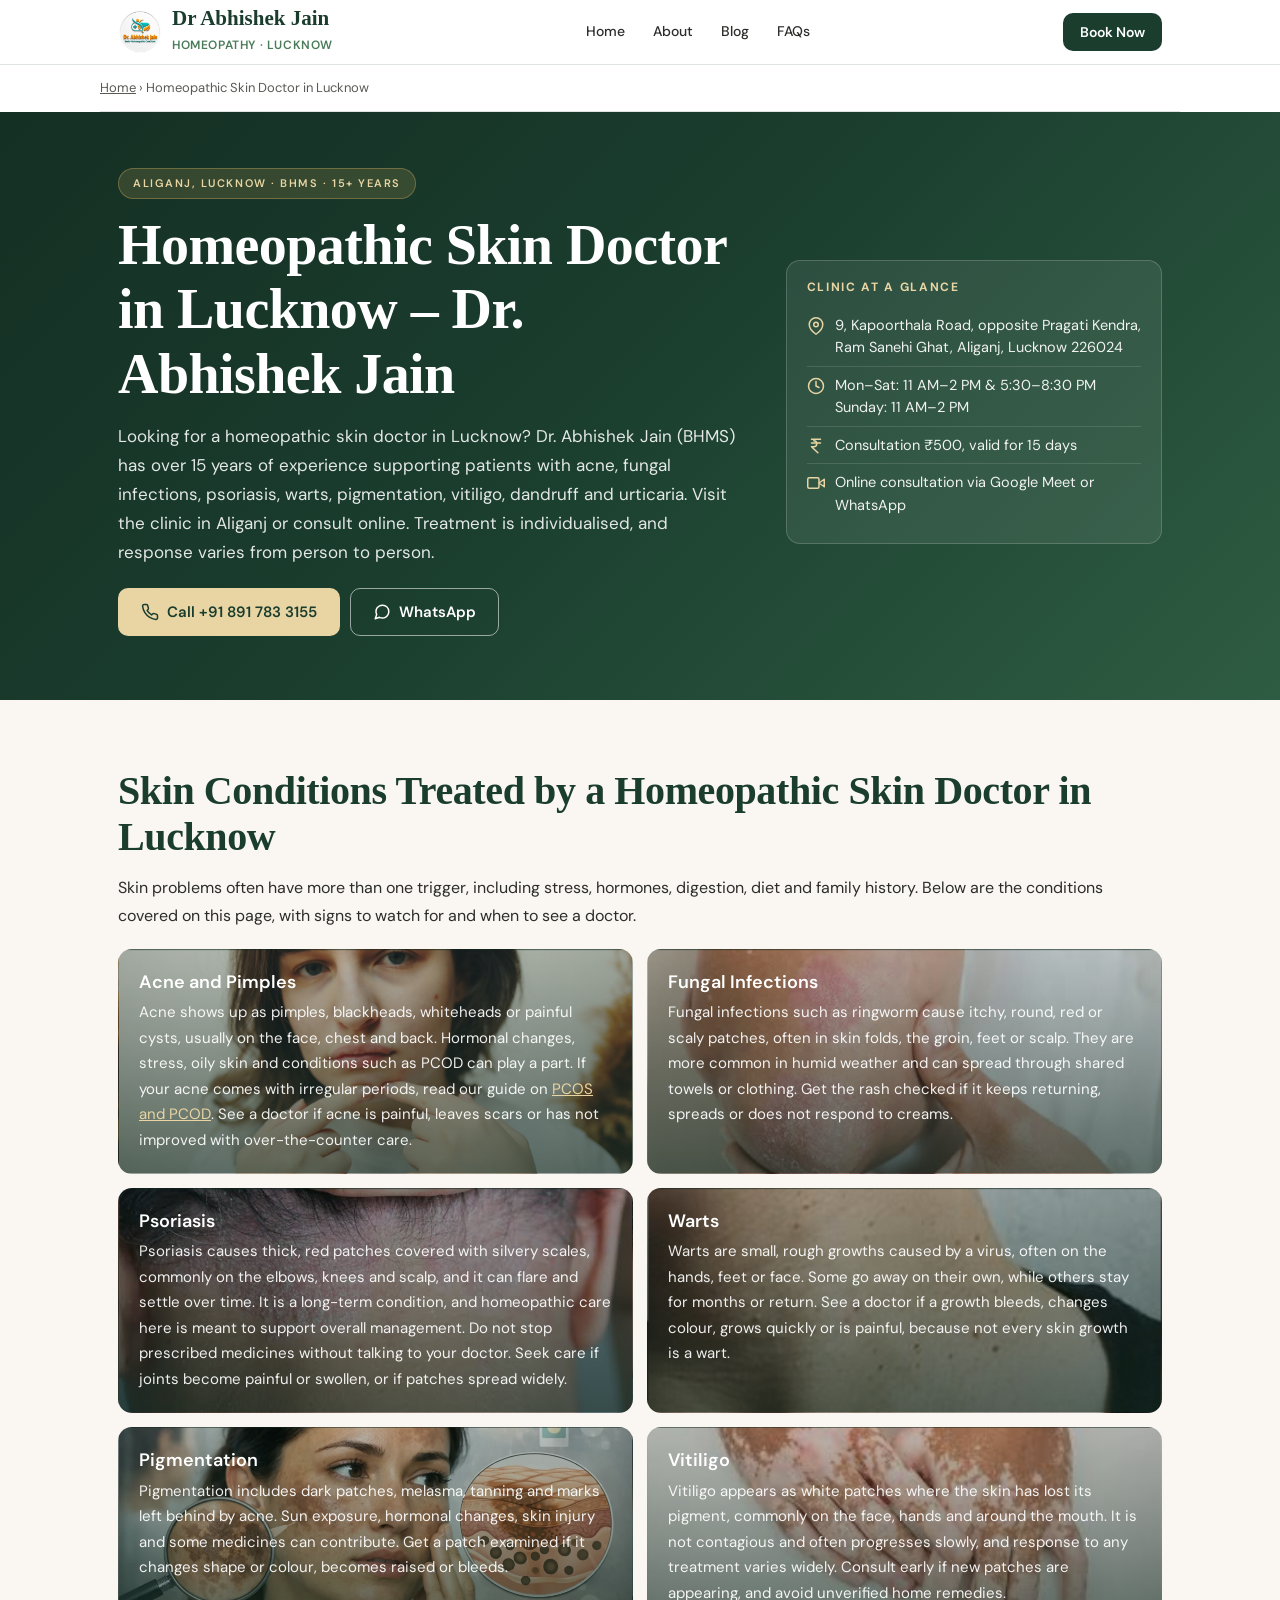
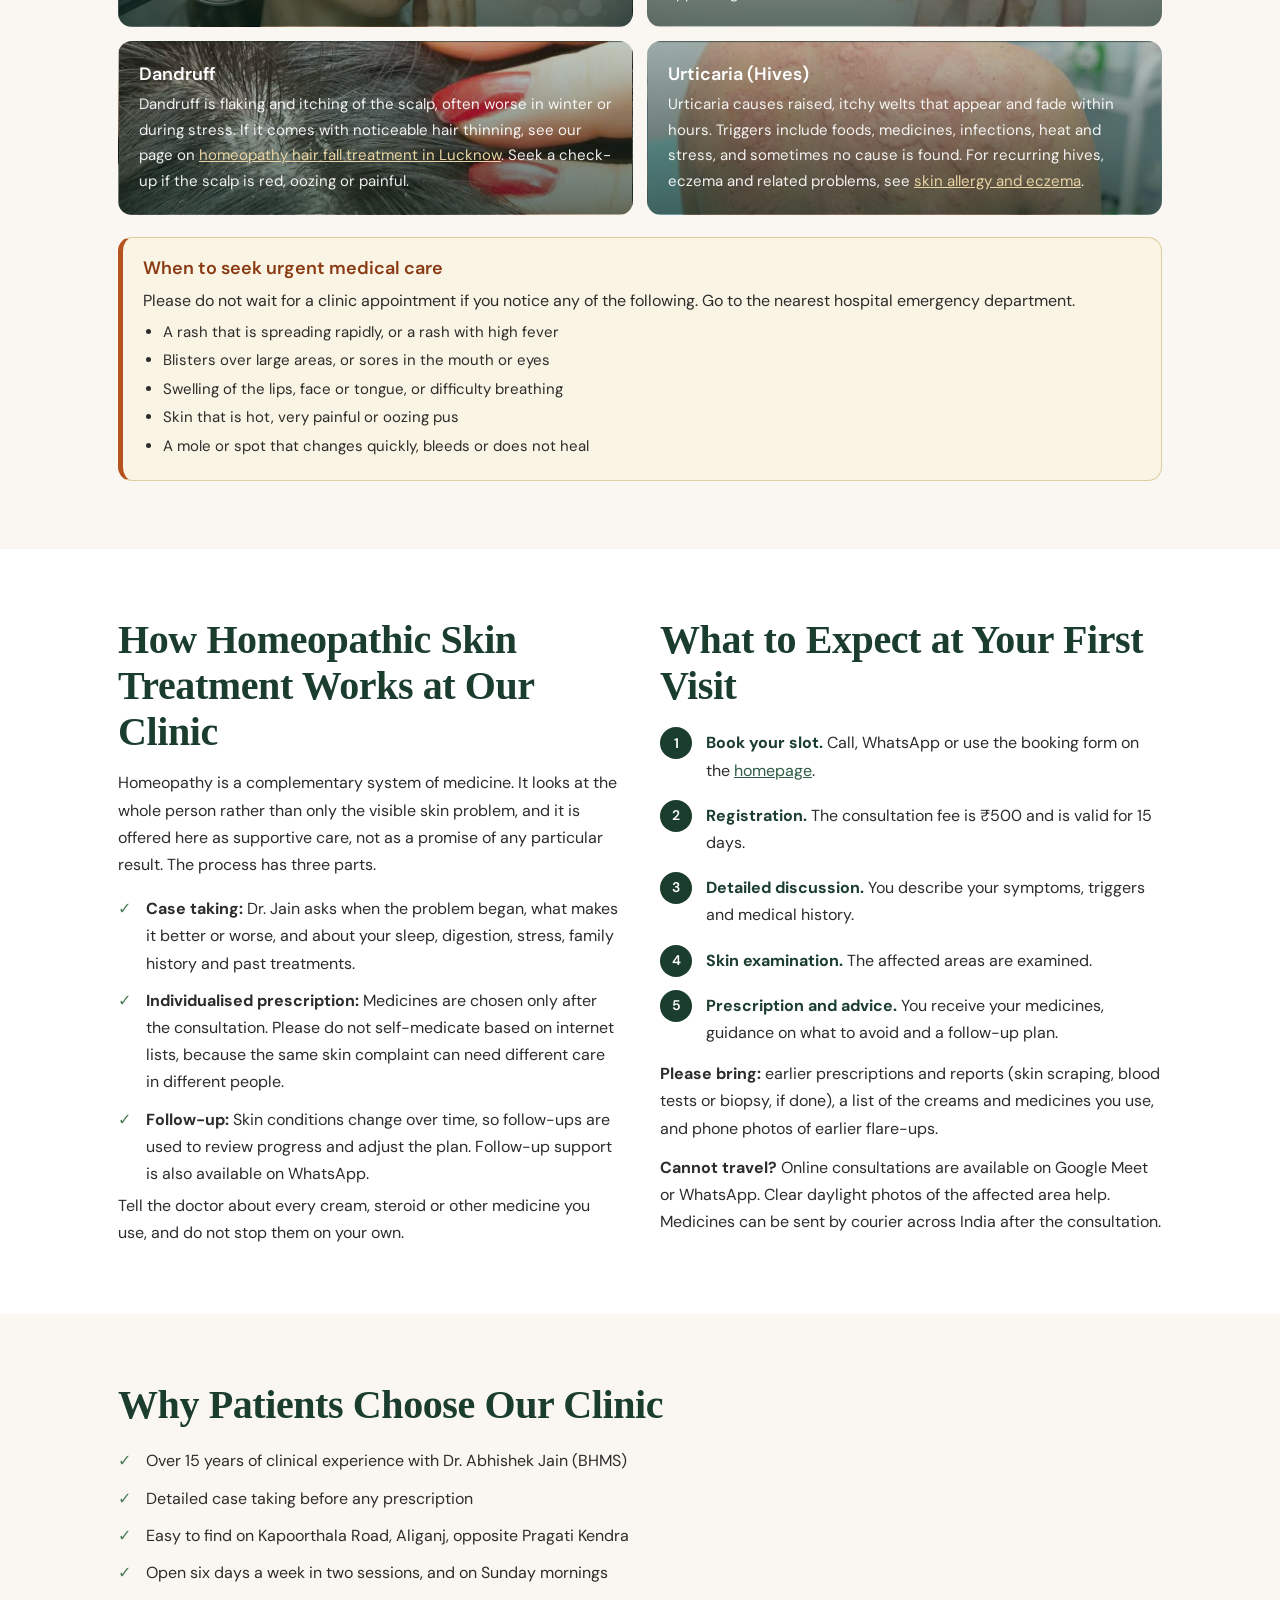
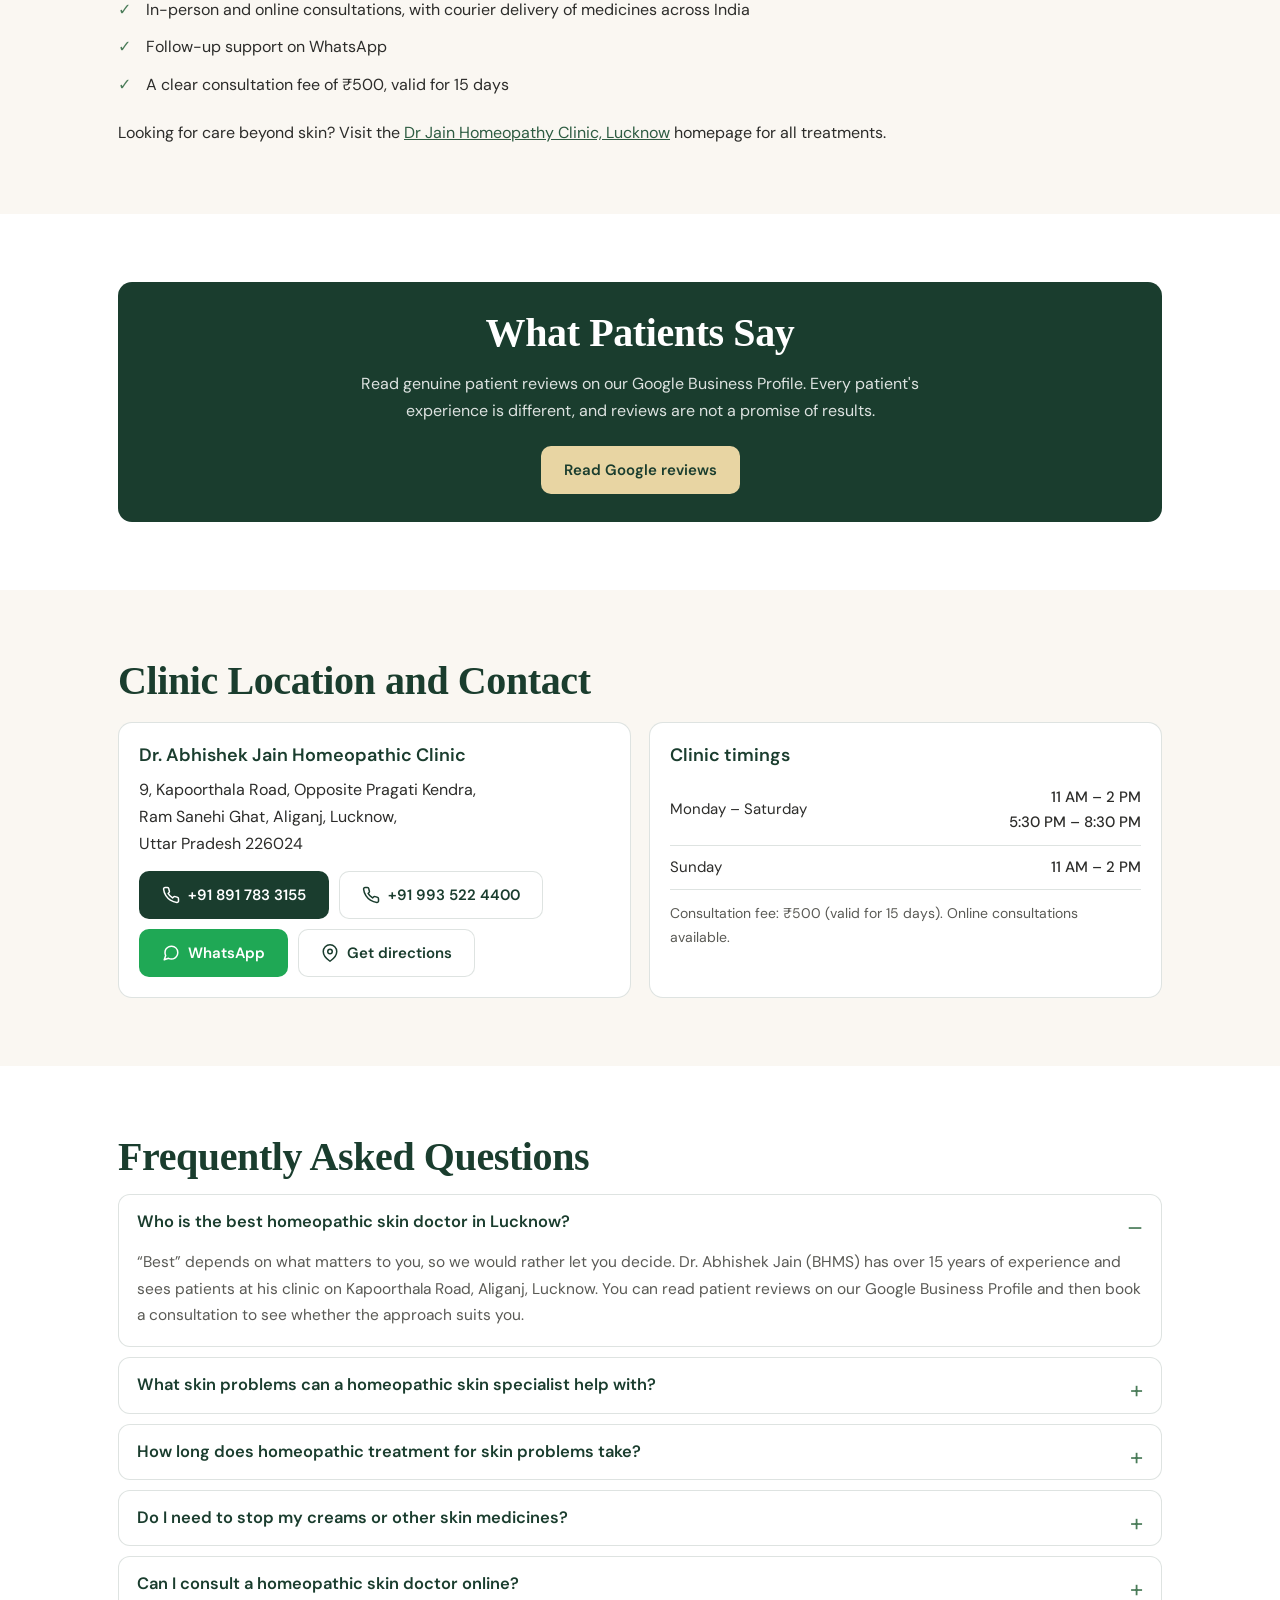
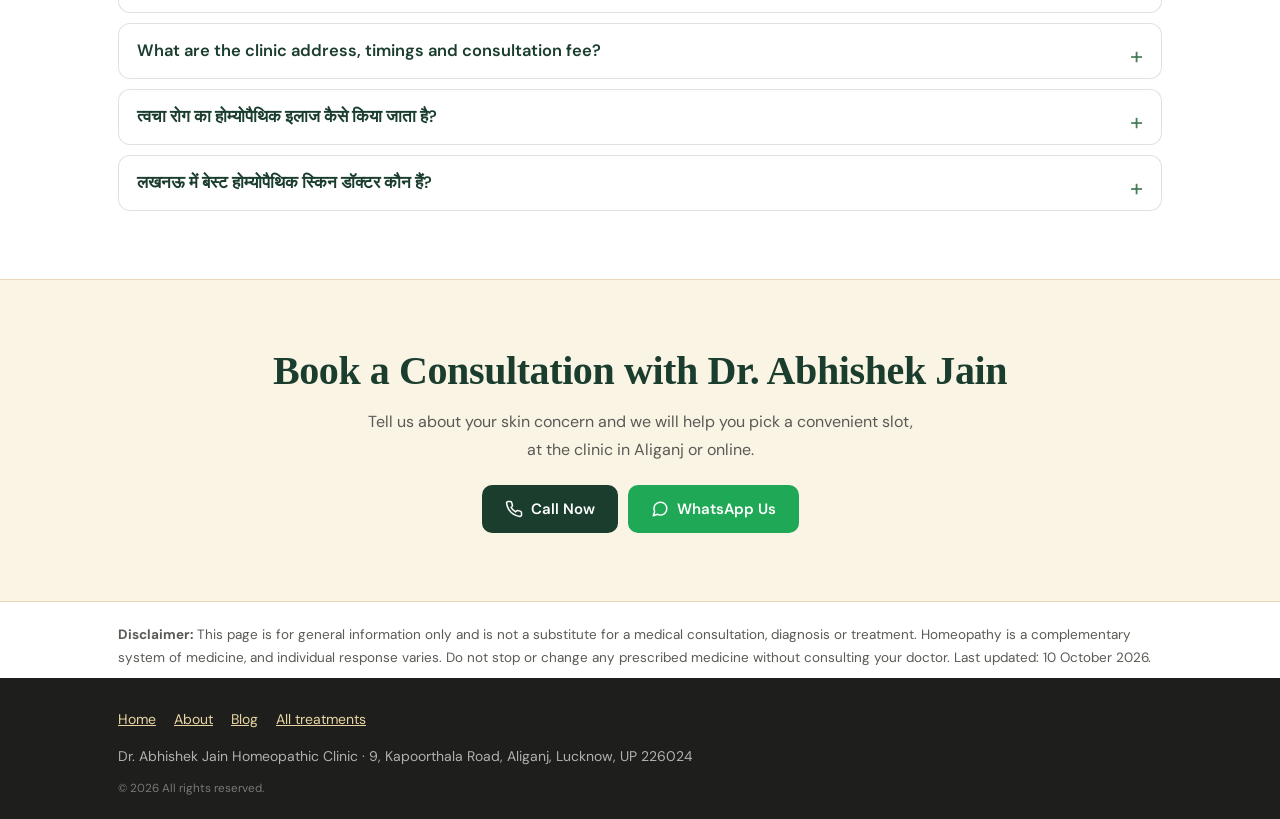
<file: treatments/skin/index.html>
<!DOCTYPE html>
<html lang="en-IN">
<head>
<meta charset="UTF-8">
<meta name="viewport" content="width=device-width, initial-scale=1.0">
<title>Homeopathic Skin Doctor in Lucknow | Dr. Abhishek Jain</title>
<meta name="description" content="Homeopathic skin doctor in Aliganj, Lucknow. Support for acne, psoriasis, fungal infection &amp; pigmentation. 15+ years&#x27; experience. Book a consultation.">
<meta name="author" content="Dr. Abhishek Jain">
<meta name="robots" content="index, follow, max-snippet:-1, max-image-preview:large, max-video-preview:-1">
<link rel="canonical" href="https://drjainhomeopathy.in/treatments/skin/">
<meta name="geo.region" content="IN-UP">
<meta name="geo.placename" content="Lucknow, Uttar Pradesh, India">
<meta name="geo.position" content="26.8756;80.9425">
<meta name="ICBM" content="26.8756, 80.9425">
<meta property="og:type" content="website">
<meta property="og:locale" content="en_IN">
<meta property="og:site_name" content="Dr. Abhishek Jain Homeopathic Clinic">
<meta property="og:title" content="Homeopathic Skin Doctor in Lucknow – Dr. Abhishek Jain (BHMS)">
<meta property="og:description" content="Acne, psoriasis, fungal infection, pigmentation, vitiligo and more. Clinic in Aliganj, Lucknow, plus online consultations. Call or WhatsApp to book.">
<meta property="og:url" content="https://drjainhomeopathy.in/treatments/skin/">
<meta property="og:image" content="https://drjainhomeopathy.in/treatments/skin/assets/homeopathy-skin-doctor-lucknow.webp">
<meta property="og:image:alt" content="Dr. Abhishek Jain, homeopathic skin doctor in Lucknow">
<meta name="twitter:card" content="summary_large_image">
<meta name="twitter:title" content="Homeopathic Skin Doctor in Lucknow – Dr. Abhishek Jain (BHMS)">
<meta name="twitter:description" content="Acne, psoriasis, fungal infection, pigmentation, vitiligo and more. Clinic in Aliganj, Lucknow, plus online consultations.">
<meta name="twitter:image" content="https://drjainhomeopathy.in/dr-abhishek-jain.webp">
<link rel="preconnect" href="https://fonts.googleapis.com">
<link rel="preconnect" href="https://fonts.gstatic.com" crossorigin>
<link href="https://fonts.googleapis.com/css2?family=Cormorant+Garant:wght@600;700&family=DM+Sans:wght@400;500;600&display=swap" rel="stylesheet">
<script type="application/ld+json">
{
  "@context": "https://schema.org",
  "@graph": [
    {
      "@type": "WebSite",
      "@id": "https://drjainhomeopathy.in/#website",
      "url": "https://drjainhomeopathy.in/",
      "name": "Dr. Abhishek Jain Homeopathic Clinic",
      "inLanguage": "en-IN",
      "publisher": {
        "@id": "https://drjainhomeopathy.in/#clinic"
      }
    },
    {
      "@type": [
        "WebPage",
        "MedicalWebPage"
      ],
      "@id": "https://drjainhomeopathy.in/treatments/skin/#webpage",
      "url": "https://drjainhomeopathy.in/treatments/skin/",
      "name": "Homeopathic Skin Doctor in Lucknow – Dr. Abhishek Jain",
      "description": "Homeopathic skin doctor in Aliganj, Lucknow. Support for acne, psoriasis, fungal infection & pigmentation. 15+ years' experience. Book a consultation.",
      "inLanguage": "en-IN",
      "isPartOf": {
        "@id": "https://drjainhomeopathy.in/#website"
      },
      "about": [
        {
          "@type": "MedicalCondition",
          "name": "Acne"
        },
        {
          "@type": "MedicalCondition",
          "name": "Fungal infection"
        },
        {
          "@type": "MedicalCondition",
          "name": "Psoriasis"
        },
        {
          "@type": "MedicalCondition",
          "name": "Wart"
        },
        {
          "@type": "MedicalCondition",
          "name": "Hyperpigmentation"
        },
        {
          "@type": "MedicalCondition",
          "name": "Vitiligo"
        },
        {
          "@type": "MedicalCondition",
          "name": "Dandruff"
        },
        {
          "@type": "MedicalCondition",
          "name": "Urticaria"
        }
      ],
      "publisher": {
        "@id": "https://drjainhomeopathy.in/#clinic"
      },
      "datePublished": "2026-10-08",
      "dateModified": "2026-10-10",
      "breadcrumb": {
        "@id": "https://drjainhomeopathy.in/treatments/skin/#breadcrumb"
      },
      "primaryImageOfPage": {
        "@type": "ImageObject",
        "url": "https://drjainhomeopathy.in/dr-abhishek-jain.webp"
      }
    },
    {
      "@type": "BreadcrumbList",
      "@id": "https://drjainhomeopathy.in/treatments/skin/#breadcrumb",
      "itemListElement": [
        {
          "@type": "ListItem",
          "position": 1,
          "name": "Home",
          "item": "https://drjainhomeopathy.in/"
        },
        {
          "@type": "ListItem",
          "position": 2,
          "name": "Homeopathic Skin Doctor in Lucknow",
          "item": "https://drjainhomeopathy.in/treatments/skin/"
        }
      ]
    },
    {
      "@type": [
        "Person",
        "Physician"
      ],
      "@id": "https://drjainhomeopathy.in/#doctor",
      "name": "Dr. Abhishek Jain",
      "honorificPrefix": "Dr.",
      "jobTitle": "Homeopathic Physician (BHMS)",
      "image": "https://drjainhomeopathy.in/dr-abhishek-jain.webp",
      "url": "https://drjainhomeopathy.in/about.html",
      "telephone": [
        "+918917833155",
        "+919935224400"
      ],
      "hasCredential": {
        "@type": "EducationalOccupationalCredential",
        "credentialCategory": "degree",
        "name": "Bachelor of Homeopathic Medicine and Surgery (BHMS)"
      },
      "worksFor": {
        "@id": "https://drjainhomeopathy.in/#clinic"
      }
    },
    {
      "@type": "MedicalClinic",
      "@id": "https://drjainhomeopathy.in/#clinic",
      "name": "Dr. Abhishek Jain Homeopathic Clinic",
      "url": "https://drjainhomeopathy.in/",
      "logo": {
        "@type": "ImageObject",
        "url": "https://drjainhomeopathy.in/logo.png"
      },
      "image": "https://drjainhomeopathy.in/dr-abhishek-jain.webp",
      "telephone": [
        "+918917833155",
        "+919935224400"
      ],
      "email": "drabhishekj@gmail.com",
      "priceRange": "₹500",
      "address": {
        "@type": "PostalAddress",
        "streetAddress": "9, Kapoorthala Road, Ram Sanehi Ghat, Aliganj, Opposite Pragati Kendra",
        "addressLocality": "Lucknow",
        "addressRegion": "Uttar Pradesh",
        "postalCode": "226024",
        "addressCountry": "IN"
      },
      "geo": {
        "@type": "GeoCoordinates",
        "latitude": 26.8756,
        "longitude": 80.9425
      },
      "hasMap": "https://maps.app.goo.gl/NTJcoxiemZABZHWe9",
      "sameAs": [
        "https://maps.app.goo.gl/NTJcoxiemZABZHWe9",
        "https://www.google.com/maps?cid=1785804234393748179"
      ],
      "openingHoursSpecification": [
        {
          "@type": "OpeningHoursSpecification",
          "dayOfWeek": [
            "Monday",
            "Tuesday",
            "Wednesday",
            "Thursday",
            "Friday",
            "Saturday"
          ],
          "opens": "11:00",
          "closes": "14:00"
        },
        {
          "@type": "OpeningHoursSpecification",
          "dayOfWeek": [
            "Monday",
            "Tuesday",
            "Wednesday",
            "Thursday",
            "Friday",
            "Saturday"
          ],
          "opens": "17:30",
          "closes": "20:30"
        },
        {
          "@type": "OpeningHoursSpecification",
          "dayOfWeek": "Sunday",
          "opens": "11:00",
          "closes": "14:00"
        }
      ],
      "areaServed": {
        "@type": "City",
        "name": "Lucknow"
      },
      "employee": {
        "@id": "https://drjainhomeopathy.in/#doctor"
      }
    },
    {
      "@type": "FAQPage",
      "@id": "https://drjainhomeopathy.in/treatments/skin/#faq",
      "mainEntity": [
        {
          "@type": "Question",
          "name": "Who is the best homeopathic skin doctor in Lucknow?",
          "acceptedAnswer": {
            "@type": "Answer",
            "text": "“Best” depends on what matters to you, so we would rather let you decide. Dr. Abhishek Jain (BHMS) has over 15 years of experience and sees patients at his clinic on Kapoorthala Road, Aliganj, Lucknow. You can read patient reviews on our Google Business Profile and then book a consultation to see whether the approach suits you."
          }
        },
        {
          "@type": "Question",
          "name": "What skin problems can a homeopathic skin specialist help with?",
          "acceptedAnswer": {
            "@type": "Answer",
            "text": "Dr. Jain sees patients with acne, fungal infections, psoriasis, warts, pigmentation, vitiligo, dandruff and urticaria (hives). He also consults for eczema and other skin allergies. Homeopathy is a complementary approach, and response differs from person to person."
          }
        },
        {
          "@type": "Question",
          "name": "How long does homeopathic treatment for skin problems take?",
          "acceptedAnswer": {
            "@type": "Answer",
            "text": "There is no fixed timeline. Recent problems and long-standing conditions behave differently, and conditions such as psoriasis or vitiligo usually need regular follow-ups over a longer period. The doctor reviews your progress at each follow-up and adjusts the plan. No one can honestly promise an exact timeline."
          }
        },
        {
          "@type": "Question",
          "name": "Do I need to stop my creams or other skin medicines?",
          "acceptedAnswer": {
            "@type": "Answer",
            "text": "No. Please do not stop any prescribed medicine, including steroid creams, on your own. Tell Dr. Jain about everything you are using so that he can advise you safely. If you take long-term medicines for another condition, mention those too."
          }
        },
        {
          "@type": "Question",
          "name": "Can I consult a homeopathic skin doctor online?",
          "acceptedAnswer": {
            "@type": "Answer",
            "text": "Yes. Online consultations are available through Google Meet and WhatsApp, and clear daylight photos of the affected skin help. Some conditions may need an in-person examination, and the doctor will tell you if that is the case. After an online consultation, medicines can be sent by courier across India."
          }
        },
        {
          "@type": "Question",
          "name": "What are the clinic address, timings and consultation fee?",
          "acceptedAnswer": {
            "@type": "Answer",
            "text": "The clinic is at 9, Kapoorthala Road, opposite Pragati Kendra, Ram Sanehi Ghat, Aliganj, Lucknow, Uttar Pradesh 226024. It is open Monday to Saturday, 11 AM to 2 PM and 5:30 PM to 8:30 PM, and on Sunday, 11 AM to 2 PM. The consultation fee is ₹500, valid for 15 days from the date of the visit."
          }
        },
        {
          "@type": "Question",
          "name": "त्वचा रोग का होम्योपैथिक इलाज कैसे किया जाता है?",
          "acceptedAnswer": {
            "@type": "Answer",
            "text": "होम्योपैथी में हर मरीज़ की पूरी हिस्ट्री, लक्षण और ट्रिगर समझकर व्यक्तिगत रूप से इलाज तय किया जाता है। डॉ. अभिषेक जैन के क्लिनिक में मुँहासे, फंगल इन्फेक्शन, सोरायसिस, मस्से, पिगमेंटेशन, विटिलिगो (सफ़ेद दाग), डैंड्रफ़ और पित्ती (अर्टिकेरिया) के लिए परामर्श उपलब्ध है। असर हर व्यक्ति में अलग हो सकता है, इसलिए दवा खुद से न लें और पहले डॉक्टर से सलाह लें। यह जानकारी केवल सामान्य जानकारी के लिए है, डॉक्टर के परामर्श का विकल्प नहीं।"
          }
        },
        {
          "@type": "Question",
          "name": "लखनऊ में बेस्ट होम्योपैथिक स्किन डॉक्टर कौन हैं?",
          "acceptedAnswer": {
            "@type": "Answer",
            "text": "“बेस्ट” हर मरीज़ की ज़रूरत पर निर्भर करता है। डॉ. अभिषेक जैन (BHMS) को 15 वर्षों से अधिक का अनुभव है और उनका क्लिनिक कपूरथला रोड, अलीगंज, लखनऊ में है। आप Google पर मरीज़ों के रिव्यू देखकर और परामर्श लेकर स्वयं निर्णय ले सकते हैं। अपॉइंटमेंट के लिए +91 891 783 3155 पर कॉल करें या +91 993 522 4400 पर WhatsApp करें।"
          }
        }
      ]
    }
  ]
}
</script>
<style>
*,*::before,*::after{box-sizing:border-box;margin:0;padding:0}
:root{--gd:#1A3D2E;--gm:#2E5C42;--gs:#4A7C59;--gmist:#C8DDD0;--gh:#EEF5F1;--gold:#C5A55A;--gl:#E8D5A3;--gp:#FAF4E5;--cream:#FAF7F2;--td:#2C2C2A;--tm:#5A5A55;--bd:rgba(26,61,46,.14);--fd:'Cormorant Garant',Georgia,serif;--fb:'DM Sans',system-ui,-apple-system,'Segoe UI',Roboto,sans-serif;--r:14px}
html{scroll-behavior:smooth}
body{font-family:var(--fb);font-size:16px;line-height:1.7;color:var(--td);background:#fff;-webkit-font-smoothing:antialiased;padding-bottom:64px}
img{max-width:100%;height:auto;display:block}
a{color:var(--gm)}
.wrap{max-width:1080px;margin:0 auto;padding:0 18px}
.ic{width:18px;height:18px;flex:none;fill:none;stroke:currentColor;stroke-width:2;stroke-linecap:round;stroke-linejoin:round}
h1,h2{font-family:var(--fd);color:var(--gd);line-height:1.15;letter-spacing:-.01em}
h2{font-size:clamp(28px,5vw,40px);font-weight:700;margin-bottom:14px}
h3{font-size:18px;font-weight:600;color:var(--gd);line-height:1.35}
section{padding:44px 0}
.eyebrow{display:inline-block;font-size:11px;font-weight:600;letter-spacing:.14em;text-transform:uppercase;color:#8a6d1f;background:var(--gp);border:1px solid rgba(197,165,90,.35);padding:5px 14px;border-radius:100px;margin-bottom:14px}
.top{position:sticky;top:0;z-index:40;background:rgba(255,255,255,.97);border-bottom:1px solid var(--bd)}
.top .wrap{display:flex;align-items:center;justify-content:space-between;gap:12px;min-height:64px}
.brand{display:flex;align-items:center;gap:10px;text-decoration:none}
.brand img{width:44px;height:44px;border-radius:50%;object-fit:cover}
.brand b{font-family:var(--fd);font-size:21px;line-height:1.1;color:var(--gd);display:block}
.brand small{font-size:12px;color:var(--gs);font-weight:600;letter-spacing:.05em}
.nav{display:none;gap:4px;align-items:center}
.nav a{text-decoration:none;font-size:14px;font-weight:500;color:var(--td);padding:8px 12px;border-radius:8px}
.nav a:hover{background:var(--gh);color:var(--gm)}
.top .btn{padding:9px 16px;font-size:14px}
.btn{display:inline-flex;align-items:center;justify-content:center;gap:8px;font:600 15px var(--fb);text-decoration:none;padding:13px 22px;border-radius:10px;border:1.5px solid transparent;cursor:pointer}
.btn-gold{background:var(--gl);color:var(--gd)}
.btn-green{background:var(--gd);color:#fff}
.btn-wa{background:#1fa855;color:#fff}
.btn-line{border-color:rgba(255,255,255,.55);color:#fff}
.btn-line-dark{border-color:var(--bd);color:var(--gd);background:#fff}
.btns{display:flex;flex-wrap:wrap;gap:10px;margin-top:22px}
.crumb{font-size:13px;color:var(--tm);padding:12px 0;border-bottom:1px solid var(--bd)}
.crumb a{color:var(--tm)}
.hero{background:linear-gradient(135deg,#142F23 0%,var(--gd) 45%,var(--gm) 100%);color:#fff;padding:38px 0 44px}
.hero h1{color:#fff;font-size:clamp(34px,7vw,56px);font-weight:700;margin-bottom:16px}
.hero .eyebrow{background:rgba(197,165,90,.18);color:var(--gl);border-color:rgba(197,165,90,.4)}
.hero p.lead{font-size:17px;color:rgba(255,255,255,.88);max-width:620px}
.hero-grid{display:grid;gap:26px}
.glance{background:rgba(255,255,255,.08);border:1px solid rgba(255,255,255,.18);border-radius:var(--r);padding:20px}
.glance h2{font-family:var(--fb);font-size:12px;letter-spacing:.14em;text-transform:uppercase;color:var(--gl);margin-bottom:12px}
.glance ul{list-style:none}
.glance li{display:flex;gap:10px;font-size:14.5px;line-height:1.55;padding:7px 0;border-top:1px solid rgba(255,255,255,.12);color:rgba(255,255,255,.92)}
.glance li:first-child{border-top:0}
.glance .ic{margin-top:3px;color:var(--gl)}
.glance a{color:#fff}
.doc{display:grid;gap:22px;align-items:center}
.doc img{border-radius:var(--r);width:100%;max-width:340px;aspect-ratio:4/5;object-fit:cover;background:var(--gh)}
.tags{display:flex;flex-wrap:wrap;gap:8px;margin:14px 0}
.tags span{background:var(--gh);color:var(--gd);font-size:13px;font-weight:600;padding:5px 12px;border-radius:100px}
p+p{margin-top:12px}
.alt{background:var(--cream)}
.grid{display:grid;gap:14px;margin-top:20px}
.card{background:#fff;border:1px solid var(--bd);border-radius:var(--r);padding:20px}
.card h3{margin-bottom:6px}
.card p{font-size:15px;color:var(--tm)}
.card.bg{background-color:var(--gd);background-image:linear-gradient(180deg,rgba(14,38,28,.25),rgba(14,38,28,.65)),var(--img);background-size:cover;background-position:center;border-color:transparent}
.card.bg h3{color:#fff}
.card.bg p{color:rgba(255,255,255,.92)}
.card.bg a{color:var(--gl)}
.alert{margin-top:22px;background:var(--gp);border:1px solid rgba(197,165,90,.5);border-left:5px solid #b4531f;border-radius:var(--r);padding:18px 20px}
.alert h3{color:#8a3a12;margin-bottom:6px}
.alert ul{padding-left:20px;margin-top:6px}
.alert li{margin:3px 0;font-size:15px}
.steps{list-style:none;counter-reset:s;margin-top:16px}
.steps li{counter-increment:s;position:relative;padding:4px 0 14px 46px}
.steps li::before{content:counter(s);position:absolute;left:0;top:2px;width:32px;height:32px;border-radius:50%;background:var(--gd);color:#fff;font-weight:600;font-size:14px;display:flex;align-items:center;justify-content:center}
.steps b{color:var(--gd)}
.checks{list-style:none;margin-top:12px}
.checks li{position:relative;padding:5px 0 5px 28px}
.checks li::before{content:"✓";position:absolute;left:0;top:5px;color:var(--gs);font-weight:700}
.two{display:grid;gap:22px}
.reviews{background:var(--gd);color:#fff;border-radius:var(--r);padding:28px 22px;text-align:center}
.reviews h2{color:#fff}
.reviews p{color:rgba(255,255,255,.85);max-width:560px;margin:0 auto}
table{width:100%;border-collapse:collapse;font-size:15px;margin-top:8px}
td{padding:9px 0;border-bottom:1px solid var(--bd)}
td:last-child{text-align:right;font-weight:500}
address{font-style:normal}
.contact-grid{display:grid;gap:18px;margin-top:18px}
details{background:#fff;border:1px solid var(--bd);border-radius:12px;margin-top:10px;overflow:hidden}
summary{cursor:pointer;list-style:none;padding:16px 46px 16px 18px;position:relative}
summary::-webkit-details-marker{display:none}
summary h3{font-size:16.5px}
summary::after{content:"+";position:absolute;right:18px;top:12px;font-size:24px;color:var(--gs)}
details[open] summary::after{content:"–"}
details p{padding:0 18px 18px;color:var(--tm);font-size:15.5px;margin:0}
.cta{background:var(--gp);border-top:1px solid rgba(197,165,90,.35);border-bottom:1px solid rgba(197,165,90,.35);text-align:center}
.cta p{max-width:560px;margin:0 auto;color:var(--tm)}
.cta .btns{justify-content:center}
.disc{font-size:13.5px;color:var(--tm);padding:22px 0 8px}
footer{background:#1E1E1C;color:rgba(255,255,255,.65);padding:30px 0 20px;font-size:14px}
footer a{color:var(--gl)}
footer .links{display:flex;flex-wrap:wrap;gap:6px 18px;margin-bottom:14px}
footer small{display:block;margin-top:10px;color:rgba(255,255,255,.4)}
.bar{position:fixed;left:0;right:0;bottom:0;z-index:60;display:flex;background:#fff;border-top:1px solid var(--bd);padding:8px;gap:8px;box-shadow:0 -4px 16px rgba(0,0,0,.08)}
.bar a{flex:1;padding:12px 8px;font-size:15px}
@media(min-width:768px){
  body{padding-bottom:0}
  .bar{display:none}
  section{padding:68px 0}
  .nav{display:flex}
  .hero{padding:56px 0 64px}
  .hero-grid{grid-template-columns:1.25fr .75fr;align-items:center;gap:40px}
  .doc{grid-template-columns:340px 1fr;gap:40px}
  .grid{grid-template-columns:1fr 1fr}
  .two{grid-template-columns:1fr 1fr;gap:40px}
  .contact-grid{grid-template-columns:1fr 1fr}
}
@media(prefers-reduced-motion:reduce){html{scroll-behavior:auto}}
</style>
</head>
<body>
<svg width="0" height="0" style="position:absolute" aria-hidden="true">
  <symbol id="i-phone" viewBox="0 0 24 24"><path d="M22 16.92v3a2 2 0 0 1-2.18 2 19.79 19.79 0 0 1-8.63-3.07 19.5 19.5 0 0 1-6-6 19.79 19.79 0 0 1-3.07-8.67A2 2 0 0 1 4.11 2h3a2 2 0 0 1 2 1.72 12.84 12.84 0 0 0 .7 2.81 2 2 0 0 1-.45 2.11L8.09 9.91a16 16 0 0 0 6 6l1.27-1.27a2 2 0 0 1 2.11-.45 12.84 12.84 0 0 0 2.81.7A2 2 0 0 1 22 16.92z"/></symbol>
  <symbol id="i-chat" viewBox="0 0 24 24"><path d="M21 11.5a8.38 8.38 0 0 1-.9 3.8 8.5 8.5 0 0 1-7.6 4.7 8.38 8.38 0 0 1-3.8-.9L3 21l1.9-5.7a8.38 8.38 0 0 1-.9-3.8 8.5 8.5 0 0 1 4.7-7.6 8.38 8.38 0 0 1 3.8-.9h.5a8.48 8.48 0 0 1 8 8v.5z"/></symbol>
  <symbol id="i-pin" viewBox="0 0 24 24"><path d="M21 10c0 7-9 13-9 13s-9-6-9-13a9 9 0 0 1 18 0z"/><circle cx="12" cy="10" r="3"/></symbol>
  <symbol id="i-clock" viewBox="0 0 24 24"><circle cx="12" cy="12" r="10"/><path d="M12 6v6l4 2"/></symbol>
  <symbol id="i-video" viewBox="0 0 24 24"><path d="M23 7l-7 5 7 5V7z"/><rect x="1" y="5" width="15" height="14" rx="2"/></symbol>
  <symbol id="i-rupee" viewBox="0 0 24 24"><path d="M6 3h12M6 8h12M6 13l8.5 8M6 13h3a4 4 0 0 0 0-8"/></symbol>
</svg>

<header class="top">
  <div class="wrap">
    <a class="brand" href="https://drjainhomeopathy.in/">
      <img src="/logo.png" alt="Dr. Abhishek Jain Homeopathy logo" width="44" height="44">
      <span><b>Dr Abhishek Jain</b><small>HOMEOPATHY · LUCKNOW</small></span>
    </a>
    <nav class="nav" aria-label="Main">
      <a href="https://drjainhomeopathy.in/">Home</a>
      <a href="/about.html">About</a>
      <a href="/blog/">Blog</a>
      <a href="#faq">FAQs</a>
    </nav>
    <a class="btn btn-green" href="#book">Book Now</a>
  </div>
</header>

<div class="wrap crumb" aria-label="Breadcrumb">
  <a href="https://drjainhomeopathy.in/">Home</a> › <span>Homeopathic Skin Doctor in Lucknow</span>
</div>

<main>
<div class="hero">
  <div class="wrap hero-grid">
    <div>
      <span class="eyebrow">Aliganj, Lucknow · BHMS · 15+ years</span>
      <h1>Homeopathic Skin Doctor in Lucknow – Dr. Abhishek Jain</h1>
      <p class="lead">Looking for a homeopathic skin doctor in Lucknow? Dr. Abhishek Jain (BHMS) has over 15 years of experience supporting patients with acne, fungal infections, psoriasis, warts, pigmentation, vitiligo, dandruff and urticaria. Visit the clinic in Aliganj or consult online. Treatment is individualised, and response varies from person to person.</p>
      <div class="btns">
        <a class="btn btn-gold" href="tel:+918917833155"><svg class="ic"><use href="#i-phone"/></svg>Call +91 891 783 3155</a>
        <a class="btn btn-line" href="https://wa.me/919935224400?text=Hello%20Dr.%20Abhishek%2C%20I%20want%20to%20book%20a%20skin%20consultation." target="_blank" rel="noopener"><svg class="ic"><use href="#i-chat"/></svg>WhatsApp</a>
      </div>
    </div>
    <aside class="glance" aria-label="Clinic at a glance">
      <h2>Clinic at a glance</h2>
      <ul>
        <li><svg class="ic"><use href="#i-pin"/></svg><span>9, Kapoorthala Road, opposite Pragati Kendra, Ram Sanehi Ghat, Aliganj, Lucknow 226024</span></li>
        <li><svg class="ic"><use href="#i-clock"/></svg><span>Mon–Sat: 11 AM–2 PM &amp; 5:30–8:30 PM<br>Sunday: 11 AM–2 PM</span></li>
        <li><svg class="ic"><use href="#i-rupee"/></svg><span>Consultation ₹500, valid for 15 days</span></li>
        <li><svg class="ic"><use href="#i-video"/></svg><span>Online consultation via Google Meet or WhatsApp</span></li>
      </ul>
    </aside>
  </div>
</div>


<section class="alt">
  <div class="wrap">
    <h2>Skin Conditions Treated by a Homeopathic Skin Doctor in Lucknow</h2>
    <p>Skin problems often have more than one trigger, including stress, hormones, digestion, diet and family history. Below are the conditions covered on this page, with signs to watch for and when to see a doctor.</p>
    <div class="grid">
      <div class="card bg" style="--img:url('/treatments/skin/assets/homeopathy-treatment-of-pimples-acne.jpg')">
        <h3>Acne and Pimples</h3>
        <p>Acne shows up as pimples, blackheads, whiteheads or painful cysts, usually on the face, chest and back. Hormonal changes, stress, oily skin and conditions such as PCOD can play a part. If your acne comes with irregular periods, read our guide on <a href="/blog/women-health/pcos-pcod-symptoms-causes-homeopathy-treatment-lucknow/">PCOS and PCOD</a>. See a doctor if acne is painful, leaves scars or has not improved with over-the-counter care.</p>
      </div>
      <div class="card bg" style="--img:url('/treatments/skin/assets/fungal-infections-homeopathy-treatment.jpeg')">
        <h3>Fungal Infections</h3>
        <p>Fungal infections such as ringworm cause itchy, round, red or scaly patches, often in skin folds, the groin, feet or scalp. They are more common in humid weather and can spread through shared towels or clothing. Get the rash checked if it keeps returning, spreads or does not respond to creams.</p>
      </div>
      <div class="card bg" style="--img:url('/treatments/skin/assets/Psoriasis-treatment-by-homeopathy.jpeg')">
        <h3>Psoriasis</h3>
        <p>Psoriasis causes thick, red patches covered with silvery scales, commonly on the elbows, knees and scalp, and it can flare and settle over time. It is a long-term condition, and homeopathic care here is meant to support overall management. Do not stop prescribed medicines without talking to your doctor. Seek care if joints become painful or swollen, or if patches spread widely.</p>
      </div>
      <div class="card bg" style="--img:url('/treatments/skin/assets/warts-treatment-by-homeopathy-inlucknow.jpeg')">
        <h3>Warts</h3>
        <p>Warts are small, rough growths caused by a virus, often on the hands, feet or face. Some go away on their own, while others stay for months or return. See a doctor if a growth bleeds, changes colour, grows quickly or is painful, because not every skin growth is a wart.</p>
      </div>
      <div class="card bg" style="--img:url('/treatments/skin/assets/pigmentation-or-melasma-treatment.webp')">
        <h3>Pigmentation</h3>
        <p>Pigmentation includes dark patches, melasma, tanning and marks left behind by acne. Sun exposure, hormonal changes, skin injury and some medicines can contribute. Get a patch examined if it changes shape or colour, becomes raised or bleeds.</p>
      </div>
      <div class="card bg" style="--img:url('/treatments/skin/assets/Vitiligo-effective-homeopathy-treatment-online.jpeg')">
        <h3>Vitiligo</h3>
        <p>Vitiligo appears as white patches where the skin has lost its pigment, commonly on the face, hands and around the mouth. It is not contagious and often progresses slowly, and response to any treatment varies widely. Consult early if new patches are appearing, and avoid unverified home remedies.</p>
      </div>
      <div class="card bg" style="--img:url('/treatments/skin/assets/dandruff-treatment-by-homeopathy.jpeg')">
        <h3>Dandruff</h3>
        <p>Dandruff is flaking and itching of the scalp, often worse in winter or during stress. If it comes with noticeable hair thinning, see our page on <a href="/homeopathy-hair-fall-treatment-lucknow">homeopathy hair fall treatment in Lucknow</a>. Seek a check-up if the scalp is red, oozing or painful.</p>
      </div>
      <div class="card bg" style="--img:url('/treatments/skin/assets/Urticaria-Hives-treatment-by-homeopathy.jpeg')">
        <h3>Urticaria (Hives)</h3>
        <p>Urticaria causes raised, itchy welts that appear and fade within hours. Triggers include foods, medicines, infections, heat and stress, and sometimes no cause is found. For recurring hives, eczema and related problems, see <a href="/homeopathy-allergy-eczema-treatment-lucknow">skin allergy and eczema</a>.</p>
      </div>
    </div>
    <div class="alert" role="note">
      <h3>When to seek urgent medical care</h3>
      <p>Please do not wait for a clinic appointment if you notice any of the following. Go to the nearest hospital emergency department.</p>
      <ul>
        <li>A rash that is spreading rapidly, or a rash with high fever</li>
        <li>Blisters over large areas, or sores in the mouth or eyes</li>
        <li>Swelling of the lips, face or tongue, or difficulty breathing</li>
        <li>Skin that is hot, very painful or oozing pus</li>
        <li>A mole or spot that changes quickly, bleeds or does not heal</li>
      </ul>
    </div>
  </div>
</section>

<section>
  <div class="wrap two">
    <div>
      <h2>How Homeopathic Skin Treatment Works at Our Clinic</h2>
      <p>Homeopathy is a complementary system of medicine. It looks at the whole person rather than only the visible skin problem, and it is offered here as supportive care, not as a promise of any particular result. The process has three parts.</p>
      <ul class="checks">
        <li><b>Case taking:</b> Dr. Jain asks when the problem began, what makes it better or worse, and about your sleep, digestion, stress, family history and past treatments.</li>
        <li><b>Individualised prescription:</b> Medicines are chosen only after the consultation. Please do not self-medicate based on internet lists, because the same skin complaint can need different care in different people.</li>
        <li><b>Follow-up:</b> Skin conditions change over time, so follow-ups are used to review progress and adjust the plan. Follow-up support is also available on WhatsApp.</li>
      </ul>
      <p>Tell the doctor about every cream, steroid or other medicine you use, and do not stop them on your own.</p>
    </div>
    <div>
      <h2>What to Expect at Your First Visit</h2>
      <ol class="steps">
        <li><b>Book your slot.</b> Call, WhatsApp or use the booking form on the <a href="https://drjainhomeopathy.in/#appointment-form">homepage</a>.</li>
        <li><b>Registration.</b> The consultation fee is ₹500 and is valid for 15 days.</li>
        <li><b>Detailed discussion.</b> You describe your symptoms, triggers and medical history.</li>
        <li><b>Skin examination.</b> The affected areas are examined.</li>
        <li><b>Prescription and advice.</b> You receive your medicines, guidance on what to avoid and a follow-up plan.</li>
      </ol>
      <p><b>Please bring:</b> earlier prescriptions and reports (skin scraping, blood tests or biopsy, if done), a list of the creams and medicines you use, and phone photos of earlier flare-ups.</p>
      <p><b>Cannot travel?</b> Online consultations are available on Google Meet or WhatsApp. Clear daylight photos of the affected area help. Medicines can be sent by courier across India after the consultation.</p>
    </div>
  </div>
</section>

<section class="alt">
  <div class="wrap">
    <h2>Why Patients Choose Our Clinic</h2>
    <ul class="checks">
      <li>Over 15 years of clinical experience with Dr. Abhishek Jain (BHMS)</li>
      <li>Detailed case taking before any prescription</li>
      <li>Easy to find on Kapoorthala Road, Aliganj, opposite Pragati Kendra</li>
      <li>Open six days a week in two sessions, and on Sunday mornings</li>
      <li>In-person and online consultations, with courier delivery of medicines across India</li>
      <li>Follow-up support on WhatsApp</li>
      <li>A clear consultation fee of ₹500, valid for 15 days</li>
    </ul>
    <p style="margin-top:16px">Looking for care beyond skin? Visit the <a href="https://drjainhomeopathy.in/">Dr Jain Homeopathy Clinic, Lucknow</a> homepage for all treatments.</p>
  </div>
</section>

<section>
  <div class="wrap">
    <div class="reviews">
      <h2>What Patients Say</h2>
      <p>Read genuine patient reviews on our Google Business Profile. Every patient's experience is different, and reviews are not a promise of results.</p>
      <div class="btns" style="justify-content:center">
        <a class="btn btn-gold" href="https://maps.app.goo.gl/NTJcoxiemZABZHWe9" target="_blank" rel="noopener">Read Google reviews</a>
      </div>
    </div>
    <!-- ADD HERE: specific patient quotes-->
  </div>
</section>



<section class="alt" id="book">
  <div class="wrap">
    <h2>Clinic Location and Contact</h2>
    <div class="contact-grid">
      <div class="card">
        <h3>Dr. Abhishek Jain Homeopathic Clinic</h3>
        <address style="margin:8px 0 14px">9, Kapoorthala Road, Opposite Pragati Kendra,<br>Ram Sanehi Ghat, Aliganj, Lucknow,<br>Uttar Pradesh 226024</address>
        <div class="btns" style="margin-top:0">
          <a class="btn btn-green" href="tel:+918917833155"><svg class="ic"><use href="#i-phone"/></svg>+91 891 783 3155</a>
          <a class="btn btn-line-dark" href="tel:+919935224400"><svg class="ic"><use href="#i-phone"/></svg>+91 993 522 4400</a>
          <a class="btn btn-wa" href="https://wa.me/919935224400?text=Hello%20Dr.%20Abhishek%2C%20I%20want%20to%20book%20a%20skin%20consultation." target="_blank" rel="noopener"><svg class="ic"><use href="#i-chat"/></svg>WhatsApp</a>
          <a class="btn btn-line-dark" href="https://maps.app.goo.gl/NTJcoxiemZABZHWe9" target="_blank" rel="noopener"><svg class="ic"><use href="#i-pin"/></svg>Get directions</a>
        </div>
        <!-- OPTIONAL MAP: paste a fresh lazy-loaded Google Maps embed here (Share > Embed a map) -->
      </div>
      <div class="card">
        <h3>Clinic timings</h3>
        <table>
          <tr><td>Monday – Saturday</td><td>11 AM – 2 PM<br>5:30 PM – 8:30 PM</td></tr>
          <tr><td>Sunday</td><td>11 AM – 2 PM</td></tr>
        </table>
        <p style="font-size:14px;margin-top:12px">Consultation fee: ₹500 (valid for 15 days). Online consultations available.</p>
      </div>
    </div>
  </div>
</section>

<section id="faq">
  <div class="wrap">
    <h2>Frequently Asked Questions</h2>
    <div>
      <details open>
        <summary><h3>Who is the best homeopathic skin doctor in Lucknow?</h3></summary>
        <p>“Best” depends on what matters to you, so we would rather let you decide. Dr. Abhishek Jain (BHMS) has over 15 years of experience and sees patients at his clinic on Kapoorthala Road, Aliganj, Lucknow. You can read patient reviews on our Google Business Profile and then book a consultation to see whether the approach suits you.</p>
      </details>
      <details>
        <summary><h3>What skin problems can a homeopathic skin specialist help with?</h3></summary>
        <p>Dr. Jain sees patients with acne, fungal infections, psoriasis, warts, pigmentation, vitiligo, dandruff and urticaria (hives). He also consults for eczema and other skin allergies. Homeopathy is a complementary approach, and response differs from person to person.</p>
      </details>
      <details>
        <summary><h3>How long does homeopathic treatment for skin problems take?</h3></summary>
        <p>There is no fixed timeline. Recent problems and long-standing conditions behave differently, and conditions such as psoriasis or vitiligo usually need regular follow-ups over a longer period. The doctor reviews your progress at each follow-up and adjusts the plan. No one can honestly promise an exact timeline.</p>
      </details>
      <details>
        <summary><h3>Do I need to stop my creams or other skin medicines?</h3></summary>
        <p>No. Please do not stop any prescribed medicine, including steroid creams, on your own. Tell Dr. Jain about everything you are using so that he can advise you safely. If you take long-term medicines for another condition, mention those too.</p>
      </details>
      <details>
        <summary><h3>Can I consult a homeopathic skin doctor online?</h3></summary>
        <p>Yes. Online consultations are available through Google Meet and WhatsApp, and clear daylight photos of the affected skin help. Some conditions may need an in-person examination, and the doctor will tell you if that is the case. After an online consultation, medicines can be sent by courier across India.</p>
      </details>
      <details>
        <summary><h3>What are the clinic address, timings and consultation fee?</h3></summary>
        <p>The clinic is at 9, Kapoorthala Road, opposite Pragati Kendra, Ram Sanehi Ghat, Aliganj, Lucknow, Uttar Pradesh 226024. It is open Monday to Saturday, 11 AM to 2 PM and 5:30 PM to 8:30 PM, and on Sunday, 11 AM to 2 PM. The consultation fee is ₹500, valid for 15 days from the date of the visit.</p>
      </details>
      <details>
        <summary><h3 lang="hi">त्वचा रोग का होम्योपैथिक इलाज कैसे किया जाता है?</h3></summary>
        <p lang="hi">होम्योपैथी में हर मरीज़ की पूरी हिस्ट्री, लक्षण और ट्रिगर समझकर व्यक्तिगत रूप से इलाज तय किया जाता है। डॉ. अभिषेक जैन के क्लिनिक में मुँहासे, फंगल इन्फेक्शन, सोरायसिस, मस्से, पिगमेंटेशन, विटिलिगो (सफ़ेद दाग), डैंड्रफ़ और पित्ती (अर्टिकेरिया) के लिए परामर्श उपलब्ध है। असर हर व्यक्ति में अलग हो सकता है, इसलिए दवा खुद से न लें और पहले डॉक्टर से सलाह लें। यह जानकारी केवल सामान्य जानकारी के लिए है, डॉक्टर के परामर्श का विकल्प नहीं।</p>
      </details>
      <details>
        <summary><h3 lang="hi">लखनऊ में बेस्ट होम्योपैथिक स्किन डॉक्टर कौन हैं?</h3></summary>
        <p lang="hi">“बेस्ट” हर मरीज़ की ज़रूरत पर निर्भर करता है। डॉ. अभिषेक जैन (BHMS) को 15 वर्षों से अधिक का अनुभव है और उनका क्लिनिक कपूरथला रोड, अलीगंज, लखनऊ में है। आप Google पर मरीज़ों के रिव्यू देखकर और परामर्श लेकर स्वयं निर्णय ले सकते हैं। अपॉइंटमेंट के लिए +91 891 783 3155 पर कॉल करें या +91 993 522 4400 पर WhatsApp करें।</p>
      </details>
    </div>
  </div>
</section>

<section class="cta">
  <div class="wrap">
    <h2>Book a Consultation with Dr. Abhishek Jain</h2>
    <p>Tell us about your skin concern and we will help you pick a convenient slot, at the clinic in Aliganj or online.</p>
    <div class="btns">
      <a class="btn btn-green" href="tel:+918917833155"><svg class="ic"><use href="#i-phone"/></svg>Call Now</a>
      <a class="btn btn-wa" href="https://wa.me/919935224400?text=Hello%20Dr.%20Abhishek%2C%20I%20want%20to%20book%20a%20skin%20consultation." target="_blank" rel="noopener"><svg class="ic"><use href="#i-chat"/></svg>WhatsApp Us</a>
    </div>
  </div>
</section>

<div class="wrap">
  <p class="disc"><b>Disclaimer:</b> This page is for general information only and is not a substitute for a medical consultation, diagnosis or treatment. Homeopathy is a complementary system of medicine, and individual response varies. Do not stop or change any prescribed medicine without consulting your doctor. Last updated: 10 October 2026.</p>
</div>
</main>

<footer>
  <div class="wrap">
    <div class="links">
      <a href="https://drjainhomeopathy.in/">Home</a>
      <a href="/about.html">About</a>
      <a href="/blog/">Blog</a>
      <a href="https://drjainhomeopathy.in/#treatments">All treatments</a>
    </div>
    <div>Dr. Abhishek Jain Homeopathic Clinic · 9, Kapoorthala Road, Aliganj, Lucknow, UP 226024</div>
    <small>&copy; <span id="y">2026</span> All rights reserved.</small>
  </div>
</footer>

<div class="bar" role="navigation" aria-label="Quick contact">
  <a class="btn btn-green" href="tel:+918917833155"><svg class="ic"><use href="#i-phone"/></svg>Call</a>
  <a class="btn btn-wa" href="https://wa.me/919935224400?text=Hello%20Dr.%20Abhishek%2C%20I%20want%20to%20book%20a%20skin%20consultation." target="_blank" rel="noopener"><svg class="ic"><use href="#i-chat"/></svg>WhatsApp</a>
</div>
<script>document.getElementById('y').textContent=new Date().getFullYear();</script>
</body>
</html>
</file>
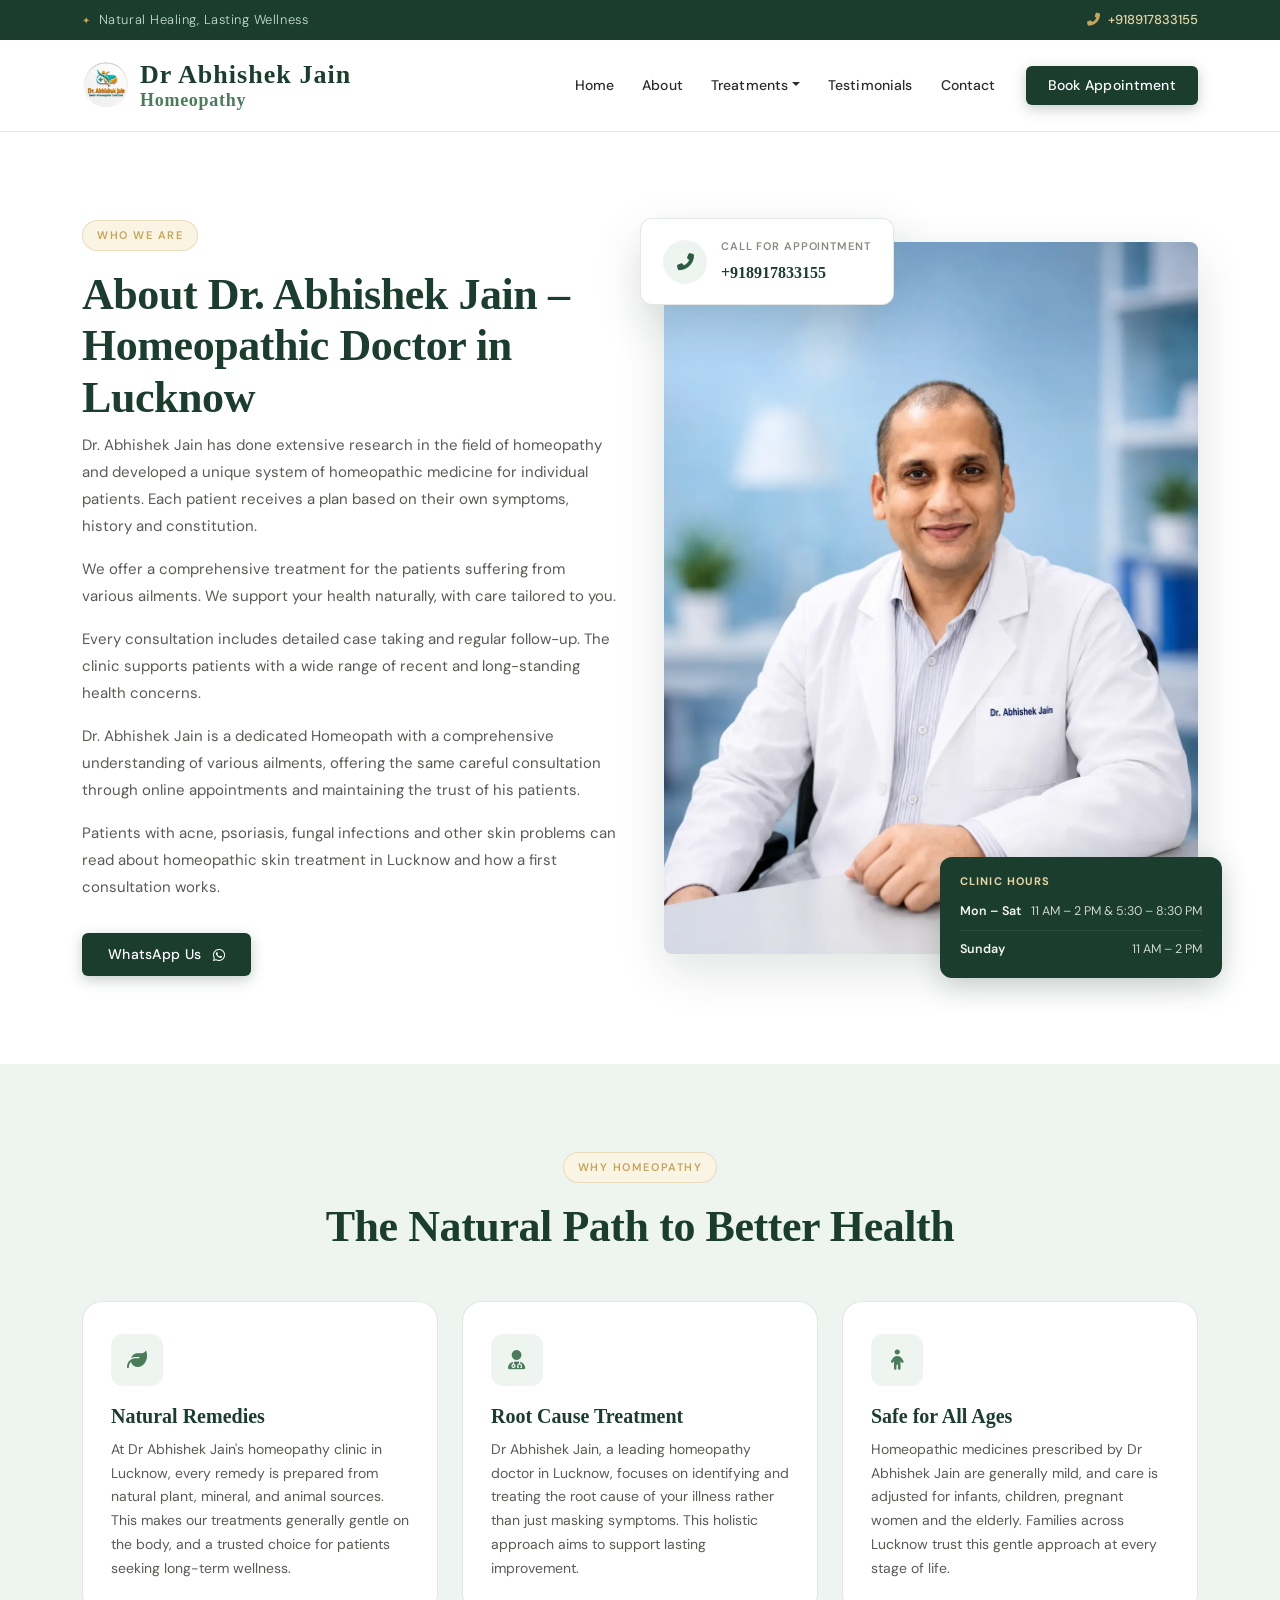
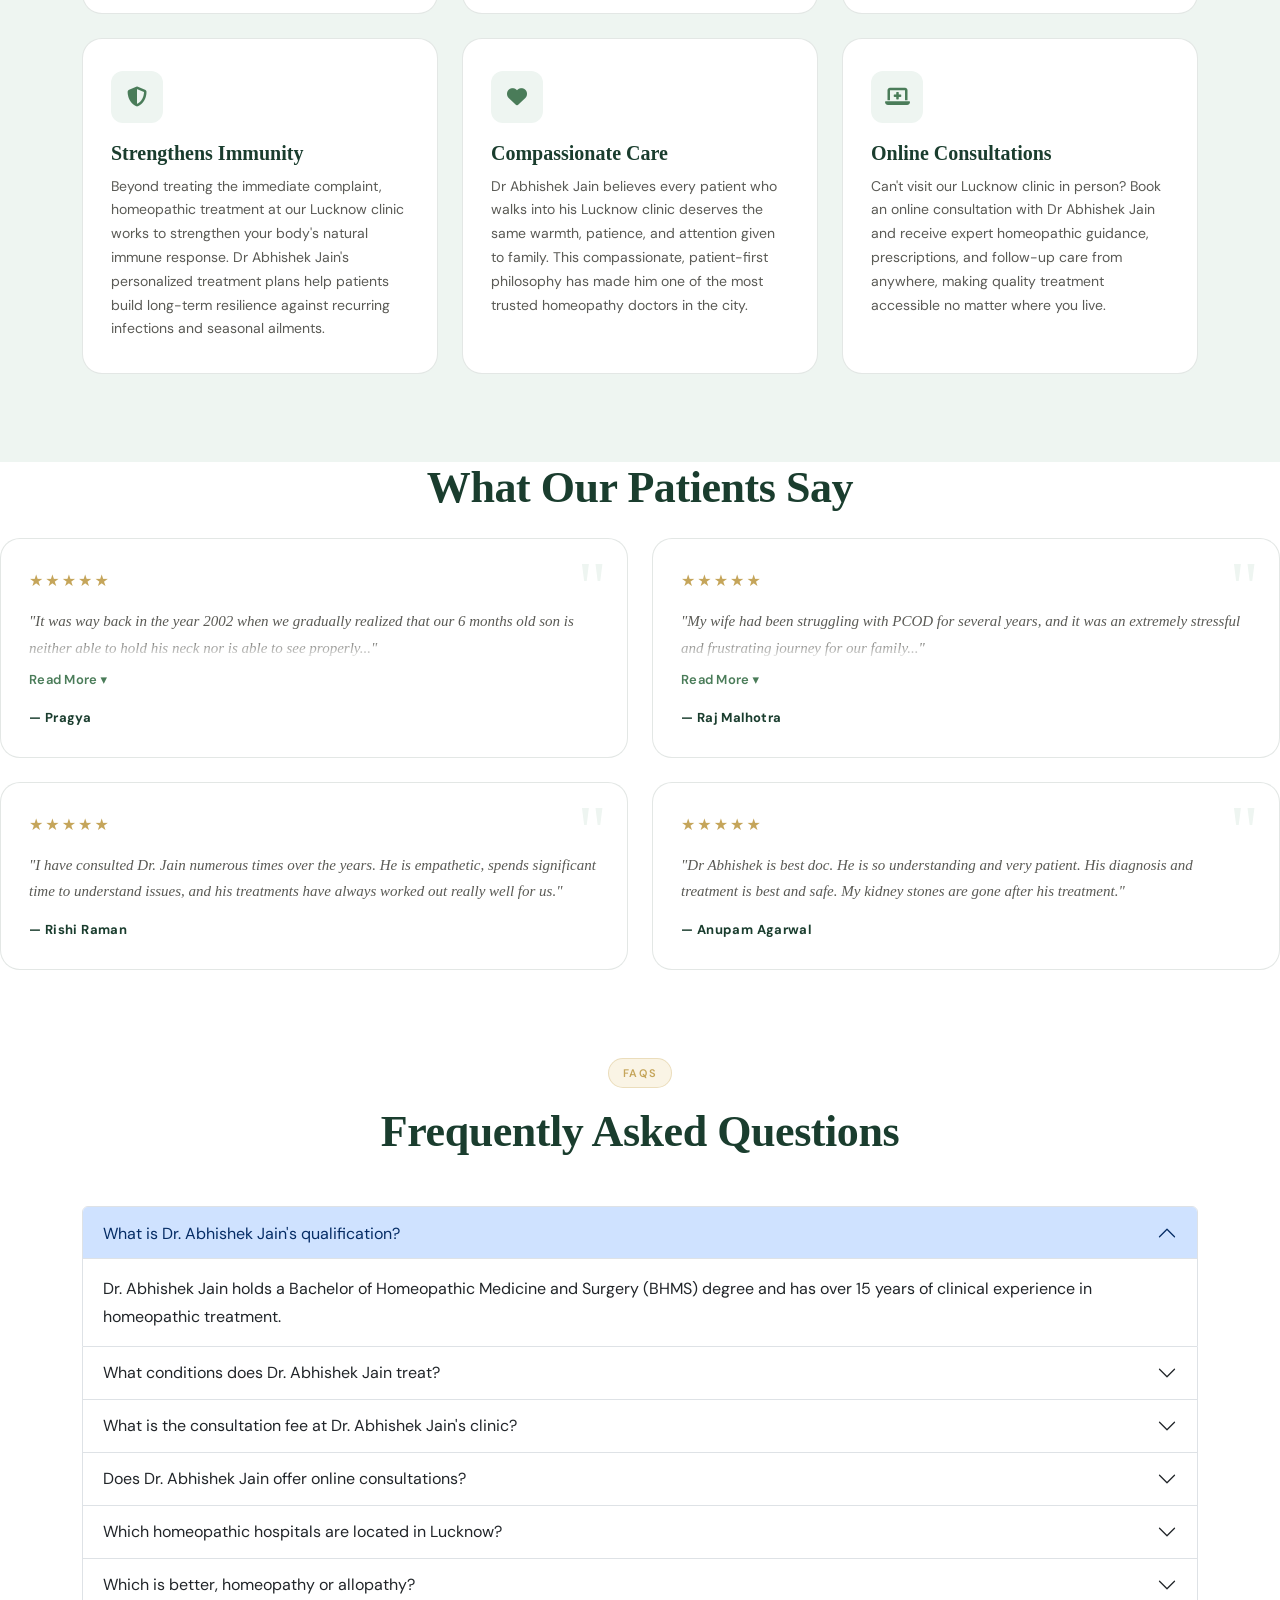
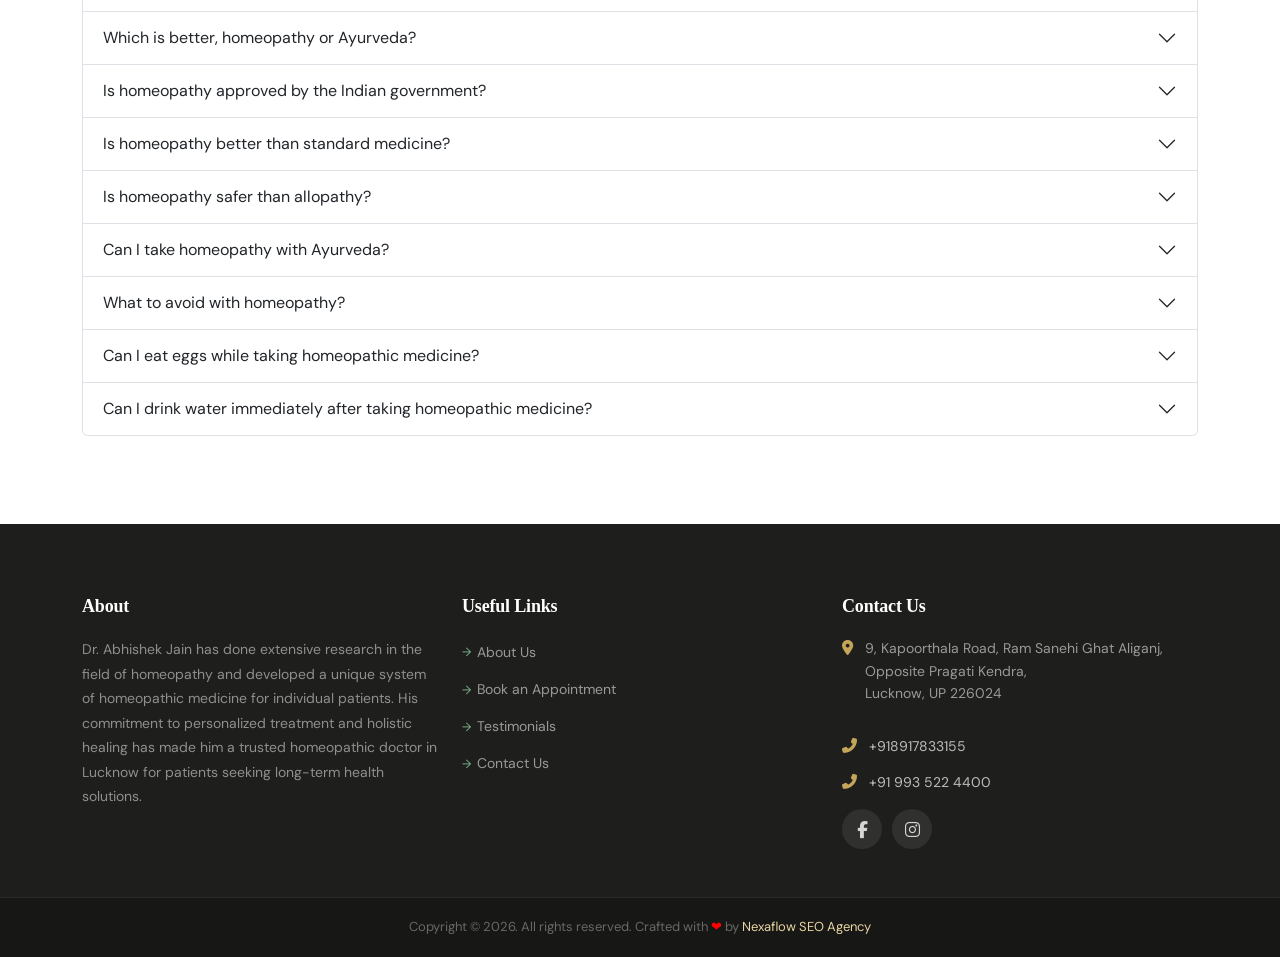
<file: about.html>
<!DOCTYPE html>
<html lang="en">
<head>
<meta charset="UTF-8">
<meta name="viewport" content="width=device-width, initial-scale=1.0">
<meta http-equiv="X-UA-Compatible" content="IE=edge">

<title>About Dr. Abhishek Jain (BHMS) | Homeopathic Doctor, Lucknow</title>
<meta name="description" content="Dr. Abhishek Jain, homeopathic doctor in Aliganj, Lucknow. Treatment for skin, hair fall, thyroid, allergy & PCOS. Book your consultation today.">
<meta name="robots" content="index, follow, max-snippet:-1, max-image-preview:large, max-video-preview:-1">
<meta name="author" content="Dr. Abhishek Jain">
<link rel="canonical" href="https://drjainhomeopathy.in/about.html">

<meta name="geo.region" content="IN-UP">
<meta name="geo.placename" content="Lucknow, Uttar Pradesh, India">
<meta name="geo.position" content="26.8826271;80.947629">
<meta name="ICBM" content="26.8826271, 80.947629">

<meta property="og:type" content="profile">
<meta property="og:locale" content="en_IN">
<meta property="og:site_name" content="Dr. Abhishek Jain Homeopathic Clinic">
<meta property="og:title" content="About Dr. Abhishek Jain (BHMS) – Homeopathy Doctor in Lucknow">
<meta property="og:description" content="Dr. Abhishek Jain (BHMS) – 15+ years experience in skin, thyroid, PCOD, Fibroadenoma & children's health. Clinic at Kapoorthala, Aliganj, Lucknow. Consultation ₹500.">
<meta property="og:url" content="https://drjainhomeopathy.in/about.html">
<meta property="og:image" content="https://drjainhomeopathy.in/dr-abhishek-jain.webp">
<meta property="og:image:width" content="1200">
<meta property="og:image:height" content="630">
<meta property="og:image:alt" content="Dr. Abhishek Jain BHMS – Homeopathy Doctor Lucknow">

<meta name="twitter:card" content="summary_large_image">
<meta name="twitter:title" content="About Dr. Abhishek Jain (BHMS) – Homeopathy Doctor in Lucknow">
<meta name="twitter:description" content="Dr. Abhishek Jain (BHMS) – Expert homeopathic care for skin, thyroid, PCOD, Fibroadenoma & children's health in Lucknow.">
<meta name="twitter:image" content="https://drjainhomeopathy.in/dr-abhishek-jain.webp">

<link rel="stylesheet" href="https://cdnjs.cloudflare.com/ajax/libs/bootstrap/5.3.0/css/bootstrap.min.css">
<link rel="stylesheet" href="https://cdnjs.cloudflare.com/ajax/libs/font-awesome/6.4.0/css/all.min.css">
<link href="https://fonts.googleapis.com/css2?family=Cormorant+Garant:ital,wght@0,400;0,600;0,700;1,400&family=DM+Sans:wght@300;400;500;600&display=swap" rel="stylesheet">
<link rel="stylesheet" href="about.css">

<script type="application/ld+json">
{
  "@context": "https://schema.org",
  "@graph": [
    {
      "@type": "WebSite",
      "@id": "https://drjainhomeopathy.in/#website",
      "url": "https://drjainhomeopathy.in/",
      "name": "Dr. Abhishek Jain Homeopathic Clinic",
      "inLanguage": "en-IN",
      "publisher": { "@id": "https://drjainhomeopathy.in/#clinic" }
    },
    {
      "@type": ["WebPage", "AboutPage"],
      "@id": "https://drjainhomeopathy.in/about.html#webpage",
      "url": "https://drjainhomeopathy.in/about.html",
      "name": "About Dr. Abhishek Jain (BHMS) – Best Homeopathy Doctor in Lucknow",
      "description": "Dr. Abhishek Jain (BHMS) is a trusted homeopathic doctor in Lucknow with 15+ years of experience in skin, thyroid, PCOD, Fibroadenoma and children's health.",
      "inLanguage": "en-IN",
      "isPartOf": { "@id": "https://drjainhomeopathy.in/#website" },
      "mainEntity": { "@id": "https://drjainhomeopathy.in/#doctor" },
      "about": { "@id": "https://drjainhomeopathy.in/#clinic" },
      "datePublished": "2024-01-01",
      "dateModified": "2026-10-14",
      "breadcrumb": { "@id": "https://drjainhomeopathy.in/about.html#breadcrumb" },
      "primaryImageOfPage": {
        "@type": "ImageObject",
        "url": "https://drjainhomeopathy.in/dr-abhishek-jain.webp",
        "width": 800,
        "height": 1000
      }
    },
    {
      "@type": "BreadcrumbList",
      "@id": "https://drjainhomeopathy.in/about.html#breadcrumb",
      "itemListElement": [
        { "@type": "ListItem", "position": 1, "name": "Home", "item": "https://drjainhomeopathy.in/" },
        { "@type": "ListItem", "position": 2, "name": "About Dr. Abhishek Jain", "item": "https://drjainhomeopathy.in/about.html" }
      ]
    },
    {
      "@type": ["Person", "Physician"],
      "@id": "https://drjainhomeopathy.in/#doctor",
      "name": "Dr. Abhishek Jain",
      "honorificPrefix": "Dr.",
      "jobTitle": "Homeopathic Physician (BHMS)",
      "description": "Dr. Abhishek Jain (BHMS) is a homeopathic doctor in Lucknow with over 15 years of experience in skin diseases, children's health, thyroid disorders, PCOD, Fibroadenoma and chronic ailments.",
      "image": "https://drjainhomeopathy.in/dr-abhishek-jain.webp",
      "url": "https://drjainhomeopathy.in/about.html",
      "email": "drabhishekj@gmail.com",
      "telephone": ["+918917833155", "+919935224400"],
      "hasCredential": {
        "@type": "EducationalOccupationalCredential",
        "credentialCategory": "degree",
        "name": "Bachelor of Homeopathic Medicine and Surgery (BHMS)"
      },
      "knowsAbout": [
        "Skin Disease Treatment",
        "Children's Health",
        "Thyroid Disorders",
        "PCOD Treatment",
        "Fibroadenoma Treatment",
        "Chronic Disease Management",
        "Hair Loss Treatment",
        "Sinusitis Treatment",
        "Migraine Treatment",
        "Allergy Treatment"
      ],
      "worksFor": { "@id": "https://drjainhomeopathy.in/#clinic" }
    },
    {
      "@type": "MedicalClinic",
      "@id": "https://drjainhomeopathy.in/#clinic",
      "name": "Dr. Abhishek Jain Homeopathic Clinic",
      "url": "https://drjainhomeopathy.in/",
      "logo": {
        "@type": "ImageObject",
        "url": "https://drjainhomeopathy.in/logo.png"
      },
      "image": "https://drjainhomeopathy.in/dr-abhishek-jain.webp",
      "telephone": ["+918917833155", "+919935224400"],
      "email": "drabhishekj@gmail.com",
      "priceRange": "₹500",
      "address": {
        "@type": "PostalAddress",
        "streetAddress": "9, Kapoorthala Road, Ram Sanehi Ghat, Aliganj, Opposite Pragati Kendra",
        "addressLocality": "Lucknow",
        "addressRegion": "Uttar Pradesh",
        "postalCode": "226024",
        "addressCountry": "IN"
      },
      "geo": {
        "@type": "GeoCoordinates",
        "latitude": 26.8826271,
        "longitude": 80.947629
      },
      "areaServed": { "@type": "City", "name": "Lucknow" },
            "sameAs": [
        "https://www.google.com/maps?cid=1785804234393748179",
        "https://maps.app.goo.gl/NTJcoxiemZABZHWe9",
        "https://www.facebook.com/profile.php?id=61591450607348",
        "https://instagram.com/drabhishekjainhomeopathy"
      ],
      "openingHoursSpecification": [
        {
          "@type": "OpeningHoursSpecification",
          "dayOfWeek": ["Monday", "Tuesday", "Wednesday", "Thursday", "Friday", "Saturday"],
          "opens": "11:00",
          "closes": "14:00"
        },
        {
          "@type": "OpeningHoursSpecification",
          "dayOfWeek": ["Monday", "Tuesday", "Wednesday", "Thursday", "Friday", "Saturday"],
          "opens": "17:30",
          "closes": "20:30"
        },
        {
          "@type": "OpeningHoursSpecification",
          "dayOfWeek": "Sunday",
          "opens": "11:00",
          "closes": "14:00"
        }
      ],
      "employee": { "@id": "https://drjainhomeopathy.in/#doctor" }
    },
    {
      "@type": "FAQPage",
      "@id": "https://drjainhomeopathy.in/about.html#faq",
      "mainEntity": [
        {
          "@type": "Question",
          "name": "What is Dr. Abhishek Jain's qualification?",
          "acceptedAnswer": {
            "@type": "Answer",
            "text": "Dr. Abhishek Jain holds a Bachelor of Homeopathic Medicine and Surgery (BHMS) degree and has over 15 years of clinical experience in homeopathic treatment."
          }
        },
        {
          "@type": "Question",
          "name": "What conditions does Dr. Abhishek Jain treat?",
          "acceptedAnswer": {
            "@type": "Answer",
            "text": "Dr. Abhishek Jain treats skin diseases, children's health problems, thyroid disorders, PCOD, Fibroadenoma, hair loss, sinusitis, migraine, allergies and various chronic ailments."
          }
        },
        {
          "@type": "Question",
          "name": "What is the consultation fee at Dr. Abhishek Jain's clinic?",
          "acceptedAnswer": {
            "@type": "Answer",
            "text": "The consultation fee is ₹500, valid for 15 days from the date of visit."
          }
        },
        {
          "@type": "Question",
          "name": "Does Dr. Abhishek Jain offer online consultations?",
          "acceptedAnswer": {
            "@type": "Answer",
            "text": "Yes, online homeopathic consultations are available via Google Meet and WhatsApp. Medicines are sent by courier after the consultation."
          }
        },
        {
          "@type": "Question",
          "name": "Which homeopathic hospitals are located in Lucknow?",
          "acceptedAnswer": {
            "@type": "Answer",
            "text": "Lucknow has several homeopathic clinics and institutions. Dr. Abhishek Jain's clinic is at 9, Kapoorthala Road, opposite Pragati Kendra, Aliganj, Lucknow 226024. Whichever practitioner you choose, check that they hold a recognised homeopathy qualification such as BHMS. To visit our clinic, call +91 891 783 3155 or message us on WhatsApp."
          }
        },
        {
          "@type": "Question",
          "name": "Which is better, homeopathy or allopathy?",
          "acceptedAnswer": {
            "@type": "Answer",
            "text": "They are different systems of medicine, and one is not a replacement for the other. Allopathy (modern medicine) is the usual first choice in emergencies and for many serious conditions. Some patients choose homeopathy as a complementary approach for long-standing or recurring problems. The right choice depends on your condition, your doctor's advice and your own preference. Never stop a prescribed medicine without consulting your doctor."
          }
        },
        {
          "@type": "Question",
          "name": "Which is better, homeopathy or Ayurveda?",
          "acceptedAnswer": {
            "@type": "Answer",
            "text": "Homeopathy and Ayurveda are separate traditional systems, and both are recognised in India under the Ministry of AYUSH. They differ in philosophy, medicines and the way a case is assessed. Neither is simply \"better\"; people choose based on their condition, their preference and the guidance of a qualified practitioner. Dr. Jain practises homeopathy and is happy to discuss whether it suits your concern."
          }
        },
        {
          "@type": "Question",
          "name": "Is homeopathy approved by the Indian government?",
          "acceptedAnswer": {
            "@type": "Answer",
            "text": "Yes. Homeopathy is a recognised system of medicine in India and comes under the Ministry of AYUSH. Homeopathic education and practice are regulated under the National Commission for Homoeopathy Act, 2020, and practitioners are expected to hold a recognised qualification such as BHMS and be registered. Dr. Abhishek Jain holds a BHMS degree."
          }
        },
        {
          "@type": "Question",
          "name": "Is homeopathy better than standard medicine?",
          "acceptedAnswer": {
            "@type": "Answer",
            "text": "Homeopathy is not meant to replace standard medical care. It is used as a complementary approach, and individual response varies from person to person. Standard medicine is essential in emergencies and for many serious conditions. If you are already on treatment, please continue it and tell Dr. Jain about it, so that your care can be planned safely."
          }
        },
        {
          "@type": "Question",
          "name": "Is homeopathy safer than allopathy?",
          "acceptedAnswer": {
            "@type": "Answer",
            "text": "Any medicine can affect people differently, so safety depends on the person, the condition and how the medicine is used. Homeopathic medicines are highly diluted and are generally considered gentle, but advice is still important. Please tell the doctor about pregnancy, allergies, existing illnesses and every other medicine you take, and do not stop prescribed medicines on your own."
          }
        },
        {
          "@type": "Question",
          "name": "Can I take homeopathy with Ayurveda?",
          "acceptedAnswer": {
            "@type": "Answer",
            "text": "Many people use more than one system of medicine, but you should tell each practitioner about everything you take, including herbal and Ayurvedic medicines, so that nothing is combined unknowingly. Some practitioners suggest spacing different medicines apart. Please consult Dr. Jain before combining treatments rather than deciding on your own."
          }
        },
        {
          "@type": "Question",
          "name": "What to avoid with homeopathy?",
          "acceptedAnswer": {
            "@type": "Answer",
            "text": "Advice depends on the medicine prescribed and on the practitioner. Patients are commonly asked to avoid strong smells and flavours (such as camphor, menthol, strong mint and sometimes coffee) around the time of taking the medicine, to avoid self-medicating, and not to stop other prescribed medicines without medical advice. Dr. Jain gives specific instructions at your consultation, so please follow those for your case."
          }
        },
        {
          "@type": "Question",
          "name": "Can I eat eggs while taking homeopathic medicine?",
          "acceptedAnswer": {
            "@type": "Answer",
            "text": "There is no single rule that applies to every patient. Whether any food needs to be limited depends on your case and your prescription. Dr. Jain will tell you at your consultation if any food should be avoided for your condition, and you can ask him about eggs or any other food at that time."
          }
        },
        {
          "@type": "Question",
          "name": "Can I drink water immediately after taking homeopathic medicine?",
          "acceptedAnswer": {
            "@type": "Answer",
            "text": "Practitioners commonly suggest taking homeopathic medicine on a clean mouth, a little before or after food or drink. Small sips of plain water are generally not a problem, but the exact instruction depends on the prescription. Please follow the directions Dr. Jain gives you for your medicine."
          }
        }
      ]
    }
  ]
}
</script>

</head>
<body>
    <!-- Topbar -->
    <div class="topbar">
        <div class="container">
            <div class="row align-items-center">
                <div class="col-lg-6 d-none d-md-block"><span class="topbar-tagline">Natural Healing, Lasting Wellness</span></div>
                <div class="col-lg-6 text-md-end text-center">
                    <a href="tel:+918917833155" class="topbar-phone"><i class="fas fa-phone-alt me-2"></i>+918917833155</a>
                </div>
            </div>
        </div>
    </div>

    <!-- Navbar -->
    <nav class="navbar navbar-expand-lg sticky-top" id="mainNav">
        <div class="container">
         <a class="navbar-brand" href="index.html" style="display:flex;align-items:center;gap:10px;">
  <img src="logo.png" alt="Dr. Abhishek Jain Homeopathy Logo" width="48" height="48" loading="eager" style="border-radius:50%;object-fit:cover;flex-shrink:0;">
  <span class="navbar-brand-text" style="display:flex;flex-direction:column;">
    <span style="font-family:'Cormorant Garant',Georgia,serif;font-size:26px;font-weight:800;color:#1A3D2E;line-height:1.2;">Dr Abhishek Jain</span>
    <span style="font-family:'Cormorant Garant',Georgia,serif;font-size:18px;font-weight:700;color:#4A7C59;letter-spacing:0.04em;">Homeopathy</span>
  </span>
</a>
            <button class="navbar-toggler" type="button" data-bs-toggle="collapse" data-bs-target="#navbarNav">
                <span class="navbar-toggler-icon"></span>
            </button>
            <div class="collapse navbar-collapse" id="navbarNav">
                <ul class="navbar-nav ms-auto align-items-lg-center">
                    <li class="nav-item"><a class="nav-link" href="index.html">Home</a></li>
                    <li class="nav-item"><a class="nav-link active" href="about.html">About</a></li>
                    <li class="nav-item dropdown">
                        <a class="nav-link dropdown-toggle" href="#" data-bs-toggle="dropdown">Treatments</a>
                        <ul class="dropdown-menu">
                        <li><a class="dropdown-item" href="index.html#womens-health">Women's Health</a></li>
<li><a class="dropdown-item" href="index.html#thyroid">Thyroid</a></li>
<li><a class="dropdown-item" href="index.html#sinusitis">Sinusitis</a></li>
<li><a class="dropdown-item" href="/treatments/skin/">Skin</a></li>
<li><a class="dropdown-item" href="index.html#hair-loss">Hair Loss</a></li>
<li><a class="dropdown-item" href="index.html#migraine">Migraine</a></li>
<li><a class="dropdown-item" href="index.html#allergy">Allergy</a></li>
<li><a class="dropdown-item" href="index.html#back-pain">Back Pain</a></li>
<li><a class="dropdown-item" href="index.html#children">Children Diseases</a></li>
<li><a class="dropdown-item" href="index.html#height">Height Increase</a></li>
                        </ul>
                    </li>
                    <li class="nav-item"><a class="nav-link" href="#testimonials">Testimonials</a></li>
                    <li class="nav-item"><a class="nav-link" href="index.html#appointment-form" target="_blank" rel="noopener">Contact</a></li>
                    <li class="nav-item ms-lg-3">
                        <a href="book-appointment.html" class="btn btn-primary nav-appt-btn">Book Appointment</a>
                    </li>
                </ul>
            </div>
        </div>
    </nav>

    <!-- About Content -->
    <section class="about-section section-padding">
        <div class="container">
            <div class="row align-items-center g-5">
                <div class="col-lg-6">
                    <div class="about-text-content">
                        <span class="section-eyebrow">Who We Are</span>
                        <h1 class="section-title">About Dr. Abhishek Jain – Homeopathic Doctor in Lucknow</h1>
                        <p>Dr. Abhishek Jain has done extensive research in the field of homeopathy and developed a unique system of homeopathic medicine for individual patients. Each patient receives a plan based on their own symptoms, history and constitution.</p>
                        <p>We offer a comprehensive treatment for the patients suffering from various ailments. We support your health naturally, with care tailored to you.</p>
                        <p>Every consultation includes detailed case taking and regular follow-up. The clinic supports patients with a wide range of recent and long-standing health concerns.</p>
                        <p>Dr. Abhishek Jain is a dedicated Homeopath with a comprehensive understanding of various ailments, offering the same careful consultation through online appointments and maintaining the trust of his patients.</p>
                        <p>Patients with acne, psoriasis, fungal infections and other skin problems can read about <a href="/treatments/skin/">homeopathic skin treatment in Lucknow</a> and how a first consultation works.</p>
                        <a href="https://wa.me/919935224400" target="_blank" rel="noopener" class="btn btn-primary mt-3">WhatsApp Us <i class="fab fa-whatsapp ms-1"></i></a>
                    </div>
                </div>
                <div class="col-lg-6">
                    <div class="about-image-block">
                        <img src="dr-abhishek-jain.webp" alt="Dr. Abhishek Jain BHMS – Homeopathy Doctor Lucknow" width="600" height="750" loading="eager" class="img-fluid rounded-3" onerror="this.src='assets/images/about/about.png'">
                        <div class="about-info-card">
                            <div class="info-card-icon"><i class="fas fa-phone-alt"></i></div>
                            <div>
                                <div class="info-card-label">Call for Appointment</div>
                                <a href="tel:+918917833155" class="info-card-phone">+918917833155</a>
                            </div>
                        </div>
                        <div class="clinic-hours-card">
                            <h6>Clinic Hours</h6>
                            <ul>
                                <li><span>Mon – Sat</span><span>11 AM – 2 PM &amp; 5:30 – 8:30 PM</span></li>
                                <li><span>Sunday</span><span>11 AM – 2 PM</span></li>
                            </ul>
                        </div>
                    </div>
                </div>
            </div>
        </div>
    </section>

    <!-- Why Choose Homeopathy -->
   <section class="why-section section-padding bg-light-green">
        <div class="container">
            <div class="section-header text-center mb-5">
                <span class="section-eyebrow">Why Homeopathy</span>
                <h2 class="section-title">The Natural Path to Better Health</h2>
            </div>
            <div class="row g-4">
                <div class="col-lg-4 col-md-6">
                    <div class="why-card">
                        <div class="why-icon"><i class="fas fa-leaf"></i></div>
                        <h4>Natural Remedies</h4>
                        <p>At Dr Abhishek Jain's homeopathy clinic in Lucknow, every remedy is prepared from natural plant, mineral, and animal sources. This makes our treatments generally gentle on the body, and a trusted choice for patients seeking long-term wellness.</p>
                    </div>
                </div>
                <div class="col-lg-4 col-md-6">
                    <div class="why-card">
                        <div class="why-icon"><i class="fas fa-user-md"></i></div>
                        <h4>Root Cause Treatment</h4>
                        <p>Dr Abhishek Jain, a leading homeopathy doctor in Lucknow, focuses on identifying and treating the root cause of your illness rather than just masking symptoms. This holistic approach aims to support lasting improvement.</p>
                    </div>
                </div>
                <div class="col-lg-4 col-md-6">
                    <div class="why-card">
                        <div class="why-icon"><i class="fas fa-child"></i></div>
                        <h4>Safe for All Ages</h4>
                        <p>Homeopathic medicines prescribed by Dr Abhishek Jain are generally mild, and care is adjusted for infants, children, pregnant women and the elderly. Families across Lucknow trust this gentle approach at every stage of life.</p>
                    </div>
                </div>
                <div class="col-lg-4 col-md-6">
                    <div class="why-card">
                        <div class="why-icon"><i class="fas fa-shield-alt"></i></div>
                        <h4>Strengthens Immunity</h4>
                        <p>Beyond treating the immediate complaint, homeopathic treatment at our Lucknow clinic works to strengthen your body's natural immune response. Dr Abhishek Jain's personalized treatment plans help patients build long-term resilience against recurring infections and seasonal ailments.</p>
                    </div>
                </div>
                <div class="col-lg-4 col-md-6">
                    <div class="why-card">
                        <div class="why-icon"><i class="fas fa-heart"></i></div>
                        <h4>Compassionate Care</h4>
                        <p>Dr Abhishek Jain believes every patient who walks into his Lucknow clinic deserves the same warmth, patience, and attention given to family. This compassionate, patient-first philosophy has made him one of the most trusted homeopathy doctors in the city.</p>
                    </div>
                </div>
                <div class="col-lg-4 col-md-6">
                    <div class="why-card">
                        <div class="why-icon"><i class="fas fa-laptop-medical"></i></div>
                        <h4>Online Consultations</h4>
                        <p>Can't visit our Lucknow clinic in person? Book an online consultation with Dr Abhishek Jain and receive expert homeopathic guidance, prescriptions, and follow-up care from anywhere, making quality treatment accessible no matter where you live.</p>
                    </div>
                </div>
            </div>
        </div>
    </section>

    <!-- Testimonials -->
  <div class="container"><h2 class="section-title text-center mb-4">What Our Patients Say</h2></div>
   <div class="testimonials-grid" id="testimonials">

    <!-- Card 1: Pragya -->
    <div class="testimonial-card-small">
        <div class="testimonial-stars">★★★★★</div>
        <div class="testimonial-text-wrapper">
            <p>"It was way back in the year 2002 when we gradually realized that our 6 months old son is neither able to hold his neck nor is able to see properly..."</p>
        </div>
        <button class="read-more-btn"
            onclick="openReviewModal('★★★★★', 'pragya-full', '— Pragya')">
            Read More ▾
        </button>
        <strong>— Pragya</strong>
    </div>

    <!-- Card 2: Raj Malhotra -->
    <div class="testimonial-card-small">
        <div class="testimonial-stars">★★★★★</div>
        <div class="testimonial-text-wrapper">
            <p>"My wife had been struggling with PCOD for several years, and it was an extremely stressful and frustrating journey for our family..."</p>
        </div>
        <button class="read-more-btn"
            onclick="openReviewModal('★★★★★', 'raj-full', '— Raj Malhotra')">
            Read More ▾
        </button>
        <strong>— Raj Malhotra</strong>
    </div>

    <!-- Card 3: Rishi Raman (short — no Read More needed) -->
    <div class="testimonial-card-small">
        <div class="testimonial-stars">★★★★★</div>
        <div class="testimonial-text-wrapper" style="-webkit-mask-image:none;mask-image:none;max-height:none;">
            <p>"I have consulted Dr. Jain numerous times over the years. He is empathetic, spends significant time to understand issues, and his treatments have always worked out really well for us."</p>
        </div>
        <strong>— Rishi Raman</strong>
    </div>

    <!-- Card 4: Anupam Agarwal (short — no Read More needed) -->
    <div class="testimonial-card-small">
        <div class="testimonial-stars">★★★★★</div>
        <div class="testimonial-text-wrapper" style="-webkit-mask-image:none;mask-image:none;max-height:none;">
            <p>"Dr Abhishek is best doc. He is so understanding and very patient. His diagnosis and treatment is best and safe. My kidney stones are gone after his treatment."</p>
        </div>
        <strong>— Anupam Agarwal</strong>
    </div>

</div>

<!-- Hidden full-text stores (invisible) -->
<div id="pragya-full" style="display:none;">It was way back in the year 2002 when we gradually realized that our 6 months old son is neither able to hold his neck nor is able to see properly. He used to only respond to the sound and while playing with him on my lap, he occasionally looked at me which was a sign of sorrow to us. His unusually heavy head used to fall back which hampered his movement. He used to give a twitching look with mouth always agape. Our growing anxiety compelled us to knock at the door of several pediatricians in Lucknow, where we came across an unbearable revelation of some other problems in his nervous system. We were informed about consequent delayed milestones that was certainly heartbreaking. We were asked to get his ECT and MRI done. Even after those tests, they could not diagnose the problem and hence advised us "to shower love and compassion as much as we can and have faith in Almighty". Those doctors didn't even realize how frightful the words sounded from their mouth. Instead of showing a ray of hope by suggesting some treatment, they bluntly told us that our son was NOT normal. We were told that the time is the only healer and they could not access exactly how long he would take to show signs of improvement, if any.

The obnoxious meeting with them however gave us courage to face the fact and look for optimism in another trusted medicine called homeopathy. My father-in-law's faith in homeopathy took us to an old family doctor who unfortunately lost his memory shortly. Thereafter, a well wisher and a friend introduced us to Dr. Jain. I shall forever be grateful to her for the same.

My son was about 9 months old in the year 2003 when we began his treatment. I still remember the kind of attention and generous time he had devoted on putting in record the minutest details of my son's family history and his constitution right from his birth. I've never come across such a professional, calm and reassuring doctor. The healing had already begun with this kind of attitude.

Miraculously, within two months my son could look into our eyes and exchanging glances with him became such a proud and precious moment. Our relatives dropped in to see him to believe it. That gave us tremendous confidence to continue his medicine under Dr. Jain's supervision and care. Gradually he began to hold his neck — honestly I didn't regret the delay as I was engrossed in celebrating the positive change in him.

Another major persistent problem — his resistance to oily and heavy food — was also cured permanently. Thereafter, we never looked back and now it has been almost 11 years. When he started writing, he felt weakness in hands that would tire him leaving him dull for the rest of the day. We again got this problem cured by him only.

Trust me, he has never disappointed us at any point of time. People who meet my son after years together are pleasantly surprised to see him change for good. As an indebted patient of revered Dr. Jain, I seek pleasure in expressing my sincere gratitude to him. All our hidden fears have vanished from the core and my life is peaceful now.

Now-a-days, it is really difficult to find a competent doctor like him who takes genuine interest in curing the patient thus, doing justice to homeopathy. He is truly wonderful!!</div>

<div id="raj-full" style="display:none;">My wife had been struggling with PCOD for several years, and it was an extremely stressful and frustrating journey for our family. We consulted multiple doctors, tried different treatments, spent a significant amount of time, money, and effort, but unfortunately the results were either temporary or not satisfactory. Watching her continue to suffer despite trying so many options was heartbreaking.

After a lot of disappointment, we were referred to Dr. Abhishek Jain. By the time we visited him, we had almost lost hope and were simply looking for someone who would genuinely understand the problem and guide us in the right direction.

From our very first consultation, Dr. Jain stood out because of the time he spent understanding her complete medical history, lifestyle, symptoms, and concerns. He listened patiently, explained everything clearly, and gave us confidence that we were finally in the right hands.

As the treatment progressed, we started noticing meaningful improvements in her health and overall well-being. The changes were gradual yet significant, and for the first time in a long while, we felt optimistic about her recovery. His personalized approach and deep understanding of homeopathy made a real difference.

What impressed us most was not only his medical knowledge but also his genuine care, empathy, and commitment to helping patients. He never rushed through consultations and always made us feel comfortable discussing our concerns.

Today, we are extremely grateful that we found Dr. Abhishek Jain. After years of searching for answers, his guidance and treatment brought us the positive results we had been hoping for.

I would highly recommend Dr. Abhishek Jain to anyone looking for a trusted homeopathic doctor in Lucknow for PCOD, hormonal imbalances, thyroid issues, women's health concerns, and other chronic conditions. Thank you, Dr. Jain, for your dedication and for making such a positive impact on our lives.</div>

<!-- Modal -->
<div class="review-modal-overlay" id="reviewModal" onclick="closeModalOnOverlay(event)">
    <div class="review-modal-box">
        <button class="modal-close-btn" onclick="closeReviewModal()">✕</button>
        <div class="modal-stars" id="modalStars"></div>
        <div class="modal-text" id="modalText"></div>
        <div class="modal-author" id="modalAuthor"></div>
    </div>
</div>

    <section class="faq-section section-padding" id="faq">
    <div class="container">
        <div class="section-header text-center mb-5">
            <span class="section-eyebrow">FAQs</span>
            <h2 class="section-title">Frequently Asked Questions</h2>
        </div>
        <div class="accordion" id="faqAccordion">
            <div class="accordion-item">
                <h3 class="accordion-header">
                    <button class="accordion-button" type="button" data-bs-toggle="collapse" data-bs-target="#faq1" aria-expanded="true">What is Dr. Abhishek Jain's qualification?</button>
                </h3>
                <div id="faq1" class="accordion-collapse collapse show" data-bs-parent="#faqAccordion">
                    <div class="accordion-body">Dr. Abhishek Jain holds a Bachelor of Homeopathic Medicine and Surgery (BHMS) degree and has over 15 years of clinical experience in homeopathic treatment.</div>
                </div>
            </div>
            <div class="accordion-item">
                <h3 class="accordion-header">
                    <button class="accordion-button collapsed" type="button" data-bs-toggle="collapse" data-bs-target="#faq2" aria-expanded="false">What conditions does Dr. Abhishek Jain treat?</button>
                </h3>
                <div id="faq2" class="accordion-collapse collapse" data-bs-parent="#faqAccordion">
                    <div class="accordion-body">Dr. Abhishek Jain treats skin diseases, children's health problems, thyroid disorders, PCOD, Fibroadenoma, hair loss, sinusitis, migraine, allergies and various chronic ailments.</div>
                </div>
            </div>
            <div class="accordion-item">
                <h3 class="accordion-header">
                    <button class="accordion-button collapsed" type="button" data-bs-toggle="collapse" data-bs-target="#faq3" aria-expanded="false">What is the consultation fee at Dr. Abhishek Jain's clinic?</button>
                </h3>
                <div id="faq3" class="accordion-collapse collapse" data-bs-parent="#faqAccordion">
                    <div class="accordion-body">The consultation fee is ₹500, valid for 15 days from the date of visit.</div>
                </div>
            </div>
            <div class="accordion-item">
                <h3 class="accordion-header">
                    <button class="accordion-button collapsed" type="button" data-bs-toggle="collapse" data-bs-target="#faq4" aria-expanded="false">Does Dr. Abhishek Jain offer online consultations?</button>
                </h3>
                <div id="faq4" class="accordion-collapse collapse" data-bs-parent="#faqAccordion">
                    <div class="accordion-body">Yes, online homeopathic consultations are available via Google Meet and WhatsApp. Medicines are sent by courier after the consultation.</div>
                </div>   
            </div>
              <div class="accordion-item">
                <h3 class="accordion-header">
                    <button class="accordion-button collapsed" type="button" data-bs-toggle="collapse" data-bs-target="#faq5" aria-expanded="false">Which homeopathic hospitals are located in Lucknow?</button>
                </h3>
                <div id="faq5" class="accordion-collapse collapse" data-bs-parent="#faqAccordion">
                    <div class="accordion-body">Lucknow has several homeopathic clinics and institutions. Dr. Abhishek Jain's clinic is at 9, Kapoorthala Road, opposite Pragati Kendra, Aliganj, Lucknow 226024. Whichever practitioner you choose, check that they hold a recognised homeopathy qualification such as BHMS. To visit our clinic, call +91 891 783 3155 or message us on WhatsApp.</div>
                </div>
            </div>
            <div class="accordion-item">
                <h3 class="accordion-header">
                    <button class="accordion-button collapsed" type="button" data-bs-toggle="collapse" data-bs-target="#faq6" aria-expanded="false">Which is better, homeopathy or allopathy?</button>
                </h3>
                <div id="faq6" class="accordion-collapse collapse" data-bs-parent="#faqAccordion">
                    <div class="accordion-body">They are different systems of medicine, and one is not a replacement for the other. Allopathy (modern medicine) is the usual first choice in emergencies and for many serious conditions. Some patients choose homeopathy as a complementary approach for long-standing or recurring problems. The right choice depends on your condition, your doctor's advice and your own preference. Never stop a prescribed medicine without consulting your doctor.</div>
                </div>
            </div>
            <div class="accordion-item">
                <h3 class="accordion-header">
                    <button class="accordion-button collapsed" type="button" data-bs-toggle="collapse" data-bs-target="#faq7" aria-expanded="false">Which is better, homeopathy or Ayurveda?</button>
                </h3>
                <div id="faq7" class="accordion-collapse collapse" data-bs-parent="#faqAccordion">
                    <div class="accordion-body">Homeopathy and Ayurveda are separate traditional systems, and both are recognised in India under the Ministry of AYUSH. They differ in philosophy, medicines and the way a case is assessed. Neither is simply "better"; people choose based on their condition, their preference and the guidance of a qualified practitioner. Dr. Jain practises homeopathy and is happy to discuss whether it suits your concern.</div>
                </div>
            </div>
            <div class="accordion-item">
                <h3 class="accordion-header">
                    <button class="accordion-button collapsed" type="button" data-bs-toggle="collapse" data-bs-target="#faq8" aria-expanded="false">Is homeopathy approved by the Indian government?</button>
                </h3>
                <div id="faq8" class="accordion-collapse collapse" data-bs-parent="#faqAccordion">
                    <div class="accordion-body">Yes. Homeopathy is a recognised system of medicine in India and comes under the Ministry of AYUSH. Homeopathic education and practice are regulated under the National Commission for Homoeopathy Act, 2020, and practitioners are expected to hold a recognised qualification such as BHMS and be registered. Dr. Abhishek Jain holds a BHMS degree.</div>
                </div>
            </div>
            <div class="accordion-item">
                <h3 class="accordion-header">
                    <button class="accordion-button collapsed" type="button" data-bs-toggle="collapse" data-bs-target="#faq9" aria-expanded="false">Is homeopathy better than standard medicine?</button>
                </h3>
                <div id="faq9" class="accordion-collapse collapse" data-bs-parent="#faqAccordion">
                    <div class="accordion-body">Homeopathy is not meant to replace standard medical care. It is used as a complementary approach, and individual response varies from person to person. Standard medicine is essential in emergencies and for many serious conditions. If you are already on treatment, please continue it and tell Dr. Jain about it, so that your care can be planned safely.</div>
                </div>
            </div>
            <div class="accordion-item">
                <h3 class="accordion-header">
                    <button class="accordion-button collapsed" type="button" data-bs-toggle="collapse" data-bs-target="#faq10" aria-expanded="false">Is homeopathy safer than allopathy?</button>
                </h3>
                <div id="faq10" class="accordion-collapse collapse" data-bs-parent="#faqAccordion">
                    <div class="accordion-body">Any medicine can affect people differently, so safety depends on the person, the condition and how the medicine is used. Homeopathic medicines are highly diluted and are generally considered gentle, but advice is still important. Please tell the doctor about pregnancy, allergies, existing illnesses and every other medicine you take, and do not stop prescribed medicines on your own.</div>
                </div>
            </div>
            <div class="accordion-item">
                <h3 class="accordion-header">
                    <button class="accordion-button collapsed" type="button" data-bs-toggle="collapse" data-bs-target="#faq11" aria-expanded="false">Can I take homeopathy with Ayurveda?</button>
                </h3>
                <div id="faq11" class="accordion-collapse collapse" data-bs-parent="#faqAccordion">
                    <div class="accordion-body">Many people use more than one system of medicine, but you should tell each practitioner about everything you take, including herbal and Ayurvedic medicines, so that nothing is combined unknowingly. Some practitioners suggest spacing different medicines apart. Please consult Dr. Jain before combining treatments rather than deciding on your own.</div>
                </div>
            </div>
            <div class="accordion-item">
                <h3 class="accordion-header">
                    <button class="accordion-button collapsed" type="button" data-bs-toggle="collapse" data-bs-target="#faq12" aria-expanded="false">What to avoid with homeopathy?</button>
                </h3>
                <div id="faq12" class="accordion-collapse collapse" data-bs-parent="#faqAccordion">
                    <div class="accordion-body">Advice depends on the medicine prescribed and on the practitioner. Patients are commonly asked to avoid strong smells and flavours (such as camphor, menthol, strong mint and sometimes coffee) around the time of taking the medicine, to avoid self-medicating, and not to stop other prescribed medicines without medical advice. Dr. Jain gives specific instructions at your consultation, so please follow those for your case.</div>
                </div>
            </div>
            <div class="accordion-item">
                <h3 class="accordion-header">
                    <button class="accordion-button collapsed" type="button" data-bs-toggle="collapse" data-bs-target="#faq13" aria-expanded="false">Can I eat eggs while taking homeopathic medicine?</button>
                </h3>
                <div id="faq13" class="accordion-collapse collapse" data-bs-parent="#faqAccordion">
                    <div class="accordion-body">There is no single rule that applies to every patient. Whether any food needs to be limited depends on your case and your prescription. Dr. Jain will tell you at your consultation if any food should be avoided for your condition, and you can ask him about eggs or any other food at that time.</div>
                </div>
            </div>
            <div class="accordion-item">
                <h3 class="accordion-header">
                    <button class="accordion-button collapsed" type="button" data-bs-toggle="collapse" data-bs-target="#faq14" aria-expanded="false">Can I drink water immediately after taking homeopathic medicine?</button>
                </h3>
                <div id="faq14" class="accordion-collapse collapse" data-bs-parent="#faqAccordion">
                    <div class="accordion-body">Practitioners commonly suggest taking homeopathic medicine on a clean mouth, a little before or after food or drink. Small sips of plain water are generally not a problem, but the exact instruction depends on the prescription. Please follow the directions Dr. Jain gives you for your medicine.</div>
                </div>
            </div>
        </div>
    </div>
</section>
    <!-- Footer -->
    <footer class="site-footer">
        <div class="container">
            <div class="row g-4">
                <div class="col-lg-4 col-md-6">
                    <h5 class="footer-heading">About</h5>
                    <p>Dr. Abhishek Jain has done extensive research in the field of homeopathy and developed a unique system of homeopathic medicine for individual patients. His commitment to personalized treatment and holistic healing has made him a trusted homeopathic doctor in Lucknow for patients seeking long-term health solutions.</p>
                </div>
                <div class="col-lg-4 col-md-6">
                    <h5 class="footer-heading">Useful Links</h5>
                    <ul class="footer-links">
                        <li><a href="about.html">About Us</a></li>
<li><a href="index.html#appointment-form">Book an Appointment</a></li>
<li><a href="about.html#testimonials">Testimonials</a></li>
<li><a href="https://wa.me/919935224400" target="_blank" rel="noopener">Contact Us</a></li>
                    </ul>
                </div>
                <div class="col-lg-4 col-md-12">
                    <h5 class="footer-heading">Contact Us</h5>
                    <ul class="footer-contact">
                        <li><i class="fas fa-map-marker-alt"></i><address>
  9, Kapoorthala Road, Ram Sanehi Ghat Aliganj,<br>
  Opposite Pragati Kendra,<br>
  Lucknow, UP 226024
</address></li>
                        <li><i class="fas fa-phone-alt"></i> <a href="tel:+918917833155">+918917833155</a></li>
                   <li><i class="fas fa-phone-alt"></i><a href="tel:+919935224400">+91 993 522 4400</a></li>
                    </ul>
                    <div class="footer-social" aria-label="Follow us on social media">
  <a href="https://www.facebook.com/profile.php?id=61591450607348" target="_blank" rel="noopener noreferrer me" aria-label="Dr. Abhishek Jain Homeopathy on Facebook"><i class="fab fa-facebook-f"></i></a>
  <a href="https://instagram.com/drabhishekjainhomeopathy" target="_blank" rel="noopener noreferrer me" aria-label="Dr. Abhishek Jain Homeopathy on Instagram"><i class="fab fa-instagram"></i></a>
</div>
                </div>
            </div>
        </div>
        <div class="footer-bottom">
            <div class="container text-center">
                <p>Copyright &copy; 2026. All rights reserved. Crafted with <span class="heartbeat">❤</span> by <a href="https://www.nexaflow.bar/" target="_blank">Nexaflow SEO Agency</a></p>
            </div>
        </div>
    </footer>

    <script src="https://cdnjs.cloudflare.com/ajax/libs/bootstrap/5.3.0/js/bootstrap.bundle.min.js"></script>
    <script src="main.js"></script>
  
</body>
</html>
</file>
<file: about.css>
/* ============================================================
   ABOUT PAGE — about.css
   100% standalone — does NOT depend on style.css at all
   Remove the style.css link from about.html when using this
   ============================================================ */

/* ── RESET & BASE ── */
*, *::before, *::after { box-sizing: border-box; margin: 0; padding: 0; }
html { scroll-behavior: smooth; overflow-x: hidden; }
body { font-family: 'DM Sans', 'Inter', system-ui, sans-serif; font-size: 16px; line-height: 1.7; color: #2C2C2A; background: #ffffff; -webkit-font-smoothing: antialiased; overflow-x: hidden; }
a { text-decoration: none; color: inherit; }
img { max-width: 100%; display: block; }

/* ── VARIABLES ── */
:root {
  --green-deep: #1A3D2E;
  --green-mid: #2E5C42;
  --green-sage: #4A7C59;
  --green-light: #7BAF8A;
  --green-mist: #C8DDD0;
  --green-haze: #EEF5F1;
  --gold: #C5A55A;
  --gold-light: #E8D5A3;
  --gold-pale: #FAF4E5;
  --cream: #FAF7F2;
  --white: #FFFFFF;
  --charcoal: #1E1E1C;
  --text-dark: #2C2C2A;
  --text-mid: #5A5A55;
  --text-light: #8A8A82;
  --border: rgba(26,61,46,0.12);
  --border-gold: rgba(197,165,90,0.30);
  --font-display: 'Cormorant Garant', 'Playfair Display', Georgia, serif;
  --font-body: 'DM Sans', 'Inter', system-ui, sans-serif;
  --radius-sm: 6px;
  --radius-md: 12px;
  --radius-lg: 20px;
  --radius-xl: 32px;
  --shadow-sm: 0 2px 8px rgba(26,61,46,0.08);
  --shadow-md: 0 6px 24px rgba(26,61,46,0.10);
  --shadow-lg: 0 16px 48px rgba(26,61,46,0.14);
  --transition: 0.28s cubic-bezier(0.4,0,0.2,1);
}

/* ── TOPBAR ── */
.topbar {
  background: var(--green-deep);
  padding: 9px 0;
  font-size: 13px;
}
.topbar-tagline {
  color: var(--green-mist);
  font-weight: 300;
  letter-spacing: 0.04em;
}
.topbar-tagline::before {
  content: '✦';
  margin-right: 8px;
  color: var(--gold);
  font-size: 10px;
}
.topbar-phone {
  color: var(--gold-light);
  font-weight: 500;
  transition: color var(--transition);
  text-decoration: none;
}
.topbar-phone:hover { color: #ffffff; }
.topbar-phone i { color: var(--gold); }

/* ── NAVBAR ── */
#mainNav {
  background: rgba(255,255,255,0.97);
  backdrop-filter: blur(12px);
  -webkit-backdrop-filter: blur(12px);
  border-bottom: 1px solid var(--border);
  padding: 14px 0;
  transition: box-shadow var(--transition);
}
#mainNav.scrolled { box-shadow: var(--shadow-md); }

.navbar-brand-text {
  font-family: var(--font-display);
  font-size: 26px;
  font-weight: 800;
  color: var(--green-deep);
  line-height: 1.2;
  display: flex;
  flex-direction: column;
}
.navbar-brand-text span {
  color: var(--green-sage);
  font-size: 19px;
  font-weight: 700;
  letter-spacing: 0.04em;
}

.nav-link {
  font-size: 14px !important;
  font-weight: 500;
  color: var(--text-dark) !important;
  padding: 8px 14px !important;
  border-radius: var(--radius-sm);
  transition: color var(--transition), background var(--transition);
  letter-spacing: 0.01em;
}
.nav-link:hover, .nav-link.active {
  color: var(--green-mid) !important;
  background: var(--green-haze);
}

.dropdown-menu {
  border: 1px solid var(--border);
  border-radius: var(--radius-md);
  box-shadow: var(--shadow-lg);
  padding: 8px;
  margin-top: 8px;
}
.dropdown-item {
  font-size: 14px;
  color: var(--text-dark);
  padding: 9px 14px;
  border-radius: var(--radius-sm);
  transition: background var(--transition), color var(--transition);
}
.dropdown-item:hover {
  background: var(--green-haze);
  color: var(--green-deep);
}

.navbar-toggler {
  border: 1px solid var(--border);
  border-radius: var(--radius-sm);
  padding: 6px 10px;
}
.navbar-toggler:focus { box-shadow: none; }

/* ── BUTTONS ── */
.btn {
  font-family: var(--font-body);
  font-weight: 500;
  font-size: 14px;
  letter-spacing: 0.02em;
  border-radius: var(--radius-sm);
  padding: 11px 26px;
  transition: all var(--transition);
  border: none;
  cursor: pointer;
  display: inline-flex;
  align-items: center;
  gap: 8px;
}
.btn-primary {
  background: var(--green-deep);
  color: #ffffff;
  box-shadow: 0 4px 14px rgba(26,61,46,0.25);
}
.btn-primary:hover {
  background: var(--green-mid);
  color: #ffffff;
  transform: translateY(-1px);
  box-shadow: 0 6px 20px rgba(26,61,46,0.30);
}
.nav-appt-btn { font-size: 14px !important; padding: 9px 22px !important; }

/* ── SECTION COMMON ── */
.section-padding { padding: 88px 0; }

.section-eyebrow {
  display: inline-block;
  font-family: var(--font-body);
  font-size: 11px;
  font-weight: 600;
  letter-spacing: 0.14em;
  text-transform: uppercase;
  color: var(--gold);
  background: var(--gold-pale);
  border: 1px solid var(--border-gold);
  padding: 5px 14px;
  border-radius: 100px;
  margin-bottom: 18px;
}

.section-title {
  font-family: var(--font-display);
  font-size: clamp(28px, 4vw, 44px);
  font-weight: 600;
  line-height: 1.18;
  color: var(--green-deep);
  letter-spacing: -0.01em;
}

.page-banner {
  background-size: cover;
  background-position: center;
  background-repeat: no-repeat;
  position: relative;
  padding: 40px 0 36px;
  min-height: unset;
  display: flex;
  align-items: center;
  background-color: var(--green-deep);
}
.page-banner::before {
  content: '';
  position: absolute;
  inset: 0;
  background: linear-gradient(135deg, rgba(26,61,46,0.85) 0%, rgba(26,61,46,0.60) 100%);
}
.page-banner .container { position: relative; z-index: 2; }

.page-banner-content h1 {
  font-family: var(--font-display);
  font-size: clamp(24px, 3vw, 34px);
  font-weight: 700;
  color: #ffffff;
  margin-bottom: 8px;
  line-height: 1.15;
  letter-spacing: -0.01em;
}
.page-banner-content .breadcrumb {
  background: transparent;
  padding: 0;
  margin: 0;
}
.page-banner-content .breadcrumb-item {
  font-size: 14px;
  color: rgba(255,255,255,0.65);
}
.page-banner-content .breadcrumb-item a {
  color: var(--gold-light);
  text-decoration: none;
  transition: color var(--transition);
}
.page-banner-content .breadcrumb-item a:hover { color: #ffffff; }
.page-banner-content .breadcrumb-item.active { color: rgba(255,255,255,0.90); }
.page-banner-content .breadcrumb-item + .breadcrumb-item::before {
  color: rgba(255,255,255,0.40);
}

/* ── ABOUT SECTION ── */
.about-section { background: #ffffff; }

.about-text-content p {
  color: var(--text-mid);
  font-size: 15px;
  margin-bottom: 16px;
  line-height: 1.8;
}

.about-image-block {
  position: relative;
  border-radius: var(--radius-xl);
  overflow: visible;
}
.about-image-block img {
  border-radius: 24px;
  box-shadow: var(--shadow-lg);
  width: 100%;
  object-fit: cover;
  display: block;
}
.about-image-block::before {
  content: '';
  position: absolute;
  top: -16px;
  right: -16px;
  width: 60%;
  height: 60%;
  border: 2px solid var(--green-mist);
  border-radius: 24px;
  z-index: -1;
}

/* Floating call card */
.about-info-card {
  position: absolute;
  top: -24px;
  left: -24px;
  background: #ffffff;
  border-radius: var(--radius-md);
  box-shadow: var(--shadow-lg);
  padding: 18px 22px;
  display: flex;
  align-items: center;
  gap: 14px;
  border: 1px solid var(--border);
  min-width: 230px;
  z-index: 3;
}
.info-card-icon {
  width: 44px;
  height: 44px;
  background: var(--green-haze);
  border-radius: 50%;
  display: flex;
  align-items: center;
  justify-content: center;
  color: var(--green-mid);
  font-size: 17px;
  flex-shrink: 0;
}
.info-card-label {
  font-size: 11px;
  font-weight: 600;
  letter-spacing: 0.08em;
  text-transform: uppercase;
  color: var(--text-light);
  margin-bottom: 3px;
}
.info-card-phone {
  font-size: 16px;
  font-weight: 600;
  color: var(--green-deep);
  font-family: var(--font-display);
  text-decoration: none;
  display: block;
}
.info-card-phone:hover { color: var(--gold); }

/* Floating clinic hours card */
.clinic-hours-card {
  position: absolute;
  bottom: -24px;
  right: -24px;
  top: auto;
  background: var(--green-deep);
  border-radius: var(--radius-md);
  padding: 18px 20px;
  min-width: 220px;
  z-index: 3;
  box-shadow: 0 8px 28px rgba(26,61,46,0.22);
}
.clinic-hours-card h6 {
  font-size: 11px;
  font-weight: 700;
  text-transform: uppercase;
  letter-spacing: 0.1em;
  color: var(--gold-light);
  margin-bottom: 12px;
}
.clinic-hours-card ul {
  list-style: none;
  padding: 0;
  margin: 0;
  display: flex;
  flex-direction: column;
  gap: 8px;
}
.clinic-hours-card ul li {
  display: flex;
  justify-content: space-between;
  gap: 10px;
  font-size: 12.5px;
  color: rgba(255,255,255,0.78);
  padding-bottom: 8px;
  border-bottom: 1px solid rgba(255,255,255,0.08);
}
.clinic-hours-card ul li:last-child {
  border-bottom: none;
  padding-bottom: 0;
}
.clinic-hours-card ul li span:first-child {
  font-weight: 600;
  color: rgba(255,255,255,0.95);
  white-space: nowrap;
}

/* ── WHY SECTION ── */
.bg-light-green { background: var(--green-haze); }

.why-card {
  background: #ffffff;
  border: 1px solid var(--border);
  border-radius: var(--radius-lg);
  padding: 32px 28px;
  height: 100%;
  transition: all var(--transition);
  position: relative;
  overflow: hidden;
}
.why-card::before {
  content: '';
  position: absolute;
  bottom: 0; left: 0; right: 0;
  height: 3px;
  background: linear-gradient(90deg, var(--green-sage), var(--gold));
  transform: scaleX(0);
  transform-origin: left;
  transition: transform var(--transition);
}
.why-card:hover {
  transform: translateY(-6px);
  box-shadow: var(--shadow-lg);
  border-color: var(--green-mist);
}
.why-card:hover::before { transform: scaleX(1); }

.why-icon {
  width: 52px;
  height: 52px;
  background: var(--green-haze);
  border-radius: var(--radius-md);
  display: flex;
  align-items: center;
  justify-content: center;
  font-size: 20px;
  color: var(--green-sage);
  margin-bottom: 18px;
  transition: background var(--transition), color var(--transition);
}
.why-card:hover .why-icon {
  background: var(--green-deep);
  color: #ffffff;
}
.why-card h4 {
  font-family: var(--font-display);
  font-size: 20px;
  font-weight: 600;
  color: var(--green-deep);
  margin-bottom: 10px;
}
.why-card p {
  font-size: 14px;
  color: var(--text-mid);
  line-height: 1.7;
  margin: 0;
}

/* ── TESTIMONIALS ── */
.testimonials-section { background: var(--cream); }

/* 2×2 fixed grid — never shifts on expand */
.testimonials-grid {
  display: grid;
  grid-template-columns: 1fr 1fr;
  gap: 1.5rem;
  align-items: start;
}

/* ── Testimonial card ── */
.testimonial-card-small {
  background: #ffffff;
  border: 1px solid var(--border);
  border-radius: var(--radius-lg);
  padding: 28px;
  display: flex;
  flex-direction: column;
  position: relative;
  transition: all var(--transition);
}
.testimonial-card-small::before {
  content: '"';
  position: absolute;
  top: 12px;
  right: 20px;
  font-family: var(--font-display);
  font-size: 72px;
  color: var(--green-haze);
  line-height: 1;
  pointer-events: none;
}
.testimonial-card-small:hover {
  transform: translateY(-4px);
  box-shadow: var(--shadow-md);
  border-color: var(--green-mist);
}

.testimonial-card-small .testimonial-stars {
  color: var(--gold);
  font-size: 16px;
  letter-spacing: 2px;
  margin-bottom: 14px;
  display: block;
}

/* Preview text — faded, fixed height, never expands */
.testimonial-text-wrapper {
  overflow: hidden;
  max-height: 96px;
  -webkit-mask-image: linear-gradient(to bottom, black 55%, transparent 100%);
  mask-image: linear-gradient(to bottom, black 55%, transparent 100%);
  flex: 1;
}

/* Short reviews: remove fade mask */
.testimonial-text-wrapper.no-truncate {
  max-height: none;
  -webkit-mask-image: none;
  mask-image: none;
}

.testimonial-card-small p {
  font-family: var(--font-display);
  font-style: italic;
  font-size: 15px;
  color: var(--text-mid);
  line-height: 1.75;
  margin: 0;
}

.testimonial-card-small strong {
  font-size: 13px;
  font-weight: 700;
  color: var(--green-deep);
  letter-spacing: 0.03em;
  margin-top: 14px;
  display: block;
}

/* Read More button */
.read-more-btn {
  background: none;
  border: none;
  color: var(--green-sage);
  font-size: 13px;
  font-weight: 600;
  cursor: pointer;
  padding: 8px 0 2px;
  display: inline-flex;
  align-items: center;
  gap: 4px;
  letter-spacing: 0.02em;
  transition: color var(--transition);
  font-family: var(--font-body);
}
.read-more-btn:hover { color: var(--green-deep); }

/* ── Review Modal ── */
.review-modal-overlay {
  display: none;
  position: fixed;
  inset: 0;
  background: rgba(0, 0, 0, 0.50);
  backdrop-filter: blur(6px);
  -webkit-backdrop-filter: blur(6px);
  z-index: 9999;
  align-items: center;
  justify-content: center;
  padding: 1.5rem;
}
.review-modal-overlay.active {
  display: flex;
}

.review-modal-box {
  background: var(--cream);
  border-radius: var(--radius-xl);
  max-width: 660px;
  width: 100%;
  max-height: 82vh;
  overflow-y: auto;
  padding: 2.4rem 2.4rem 2rem;
  position: relative;
  box-shadow: 0 24px 72px rgba(26,61,46,0.22);
  border: 1px solid var(--border);
  animation: modalFadeIn 0.25s cubic-bezier(0.4,0,0.2,1);
}

@keyframes modalFadeIn {
  from { opacity: 0; transform: translateY(20px) scale(0.98); }
  to   { opacity: 1; transform: translateY(0)   scale(1); }
}

.review-modal-box .modal-stars {
  color: var(--gold);
  font-size: 18px;
  letter-spacing: 3px;
  margin-bottom: 1rem;
  display: block;
}

.review-modal-box .modal-text {
  font-family: var(--font-display);
  font-style: italic;
  font-size: 15.5px;
  line-height: 1.85;
  color: var(--text-mid);
  white-space: pre-line;
}

.review-modal-box .modal-author {
  margin-top: 1.5rem;
  padding-top: 1rem;
  border-top: 1px solid var(--border);
  font-weight: 700;
  color: var(--green-deep);
  font-size: 14px;
  letter-spacing: 0.03em;
}

.modal-close-btn {
  position: absolute;
  top: 1.2rem;
  right: 1.4rem;
  background: var(--green-haze);
  border: none;
  width: 32px;
  height: 32px;
  border-radius: 50%;
  font-size: 1rem;
  cursor: pointer;
  color: var(--green-deep);
  display: flex;
  align-items: center;
  justify-content: center;
  transition: background var(--transition), color var(--transition);
  line-height: 1;
}
.modal-close-btn:hover {
  background: var(--green-deep);
  color: #ffffff;
}

/* ── FOOTER ── */
.site-footer {
  background: var(--charcoal);
  padding: 72px 0 0;
  color: rgba(255,255,255,0.60);
}
.footer-heading {
  font-family: var(--font-display);
  font-size: 18px;
  font-weight: 600;
  color: #ffffff;
  margin-bottom: 20px;
  letter-spacing: -0.01em;
}
.site-footer p {
  font-size: 14px;
  line-height: 1.75;
  color: rgba(255,255,255,0.50);
}
.footer-links {
  list-style: none;
  padding: 0;
}
.footer-links li { margin-bottom: 10px; }
.footer-links a {
  font-size: 14px;
  color: rgba(255,255,255,0.55);
  transition: color var(--transition);
  display: inline-flex;
  align-items: center;
  gap: 6px;
  text-decoration: none;
}
.footer-links a::before {
  content: '→';
  font-size: 12px;
  color: var(--green-light);
}
.footer-links a:hover { color: #ffffff; }
.footer-contact {
  list-style: none;
  padding: 0;
}
.footer-contact li {
  display: flex;
  gap: 12px;
  font-size: 14px;
  color: rgba(255,255,255,0.55);
  margin-bottom: 14px;
  line-height: 1.6;
}
.footer-contact i {
  color: var(--gold);
  font-size: 15px;
  margin-top: 3px;
  flex-shrink: 0;
}
.footer-contact a {
  color: rgba(255,255,255,0.70);
  transition: color var(--transition);
  text-decoration: none;
}
.footer-contact a:hover { color: var(--gold-light); }
.footer-bottom {
  background: rgba(0,0,0,0.25);
  margin-top: 48px;
  padding: 18px 0;
  border-top: 1px solid rgba(255,255,255,0.08);
}
.footer-bottom p {
  font-size: 13px;
  color: rgba(255,255,255,0.35);
  margin: 0;
}
.footer-bottom a {
  color: var(--gold-light);
  transition: color var(--transition);
  text-decoration: none;
}
.footer-bottom a:hover { color: var(--gold); }

/* ── MISC ── */
.about-info-card,
.clinic-hours-card {
  animation: none !important;
  opacity: 1 !important;
  transform: none !important;
}

.heartbeat {
  color: #ff0000;
  display: inline-block;
  animation: heartbeat 1.2s ease-in-out infinite;
}
@keyframes heartbeat {
  0%, 100% { transform: scale(1); }
  15%       { transform: scale(1.3); }
  30%       { transform: scale(1); }
  45%       { transform: scale(1.3); }
  60%       { transform: scale(1); }
}

/* ── RESPONSIVE ── */
@media (max-width: 991px) {
  .about-image-block::before { display: none; }
  .about-info-card { left: 0; bottom: -20px; }
  .clinic-hours-card {
    position: static;
    margin-top: 60px;
    width: 100%;
  }
}

@media (max-width: 768px) {
  .testimonials-grid {
    grid-template-columns: 1fr;
  }
  .review-modal-box {
    padding: 1.6rem 1.4rem 1.4rem;
    border-radius: var(--radius-lg);
  }
}

@media (max-width: 767px) {
  .section-padding { padding: 56px 0; }
  .page-banner { padding: 72px 0 52px; min-height: 200px; }
  .page-banner-content h1 { font-size: 28px; }
  .about-info-card {
    position: static;
    margin-top: 20px;
    min-width: unset;
    width: 100%;
  }
  .clinic-hours-card {
    position: static;
    margin-top: 16px;
    min-width: unset;
    width: 100%;
  }
  .container { padding-left: 16px; padding-right: 16px; }
  .row { margin-left: 0; margin-right: 0; }
}

.footer-social{display:flex;gap:10px;margin-top:6px}
.footer-social a{width:40px;height:40px;border-radius:50%;display:flex;align-items:center;justify-content:center;background:rgba(255,255,255,0.08);color:rgba(255,255,255,0.80);font-size:17px;transition:background .2s,color .2s}
.footer-social a:hover{background:var(--gold,#C5A55A);color:var(--green-deep,#1A3D2E)}
</file>
